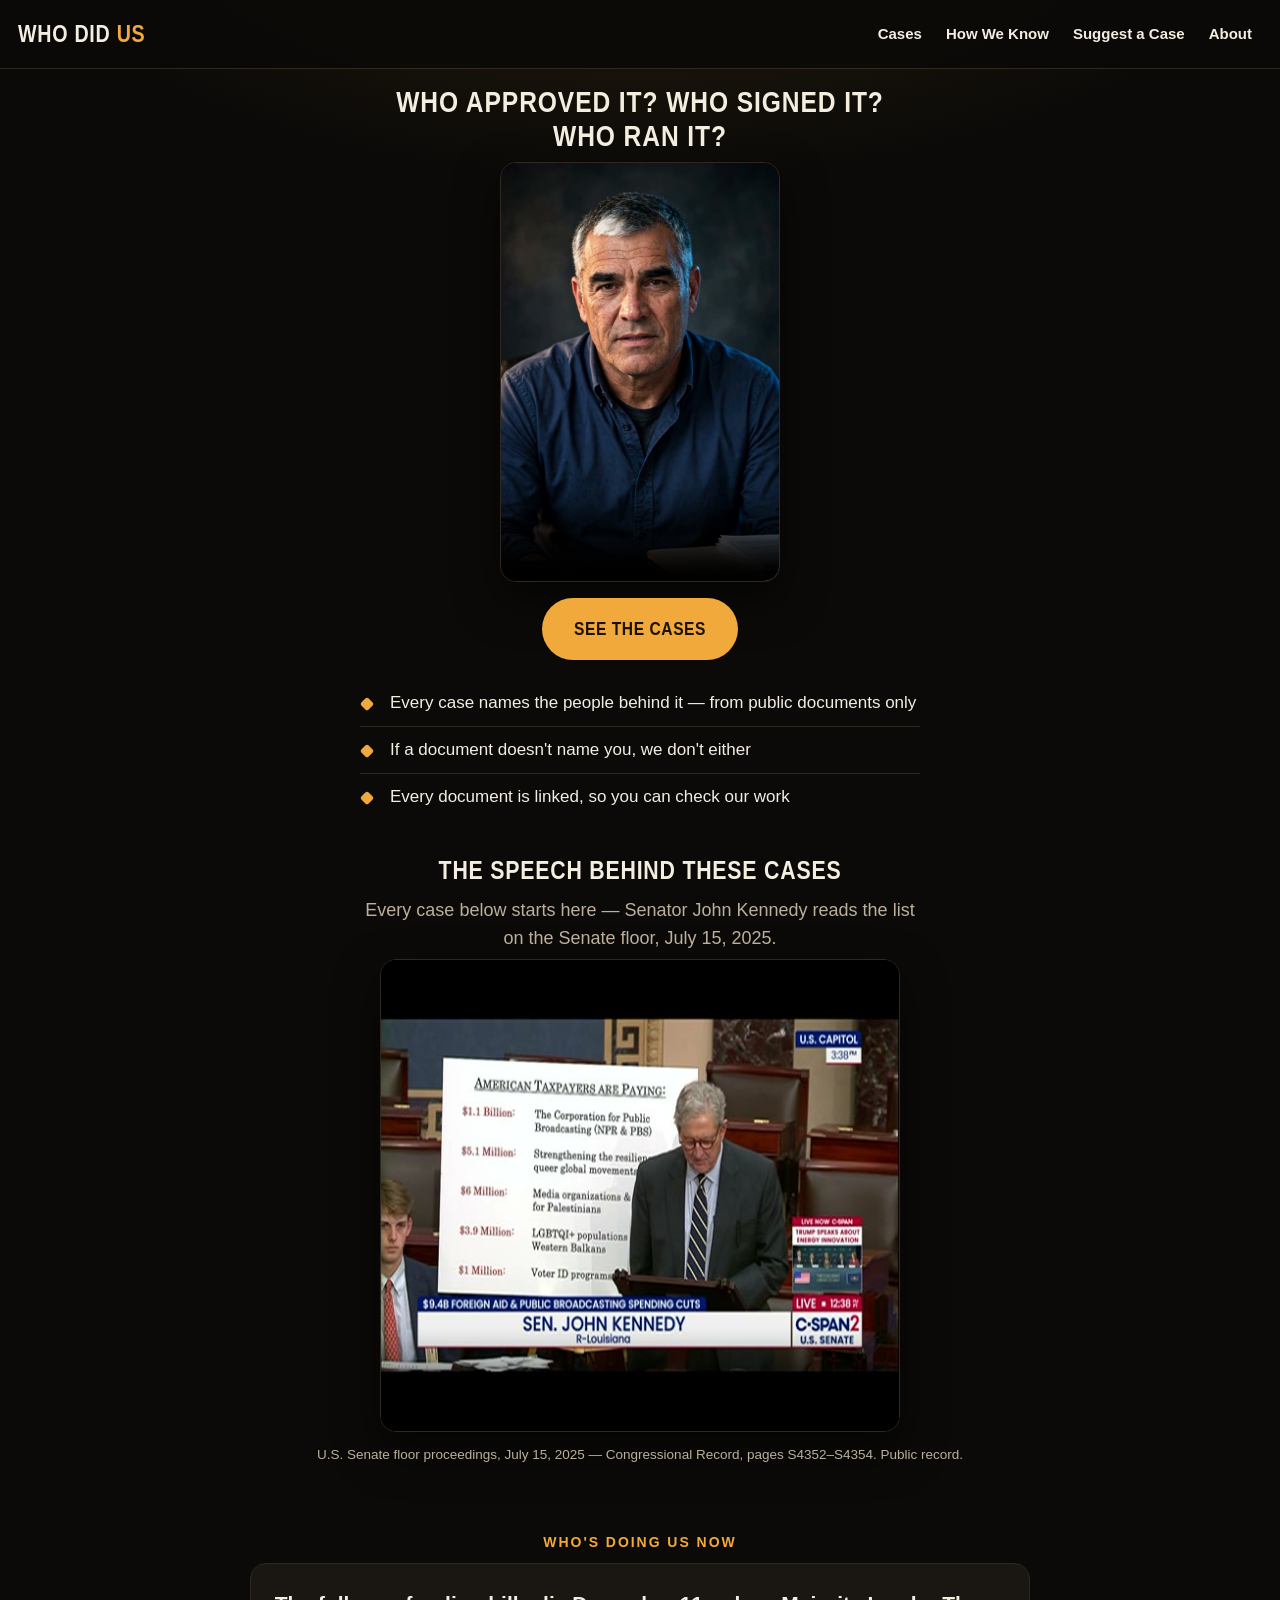
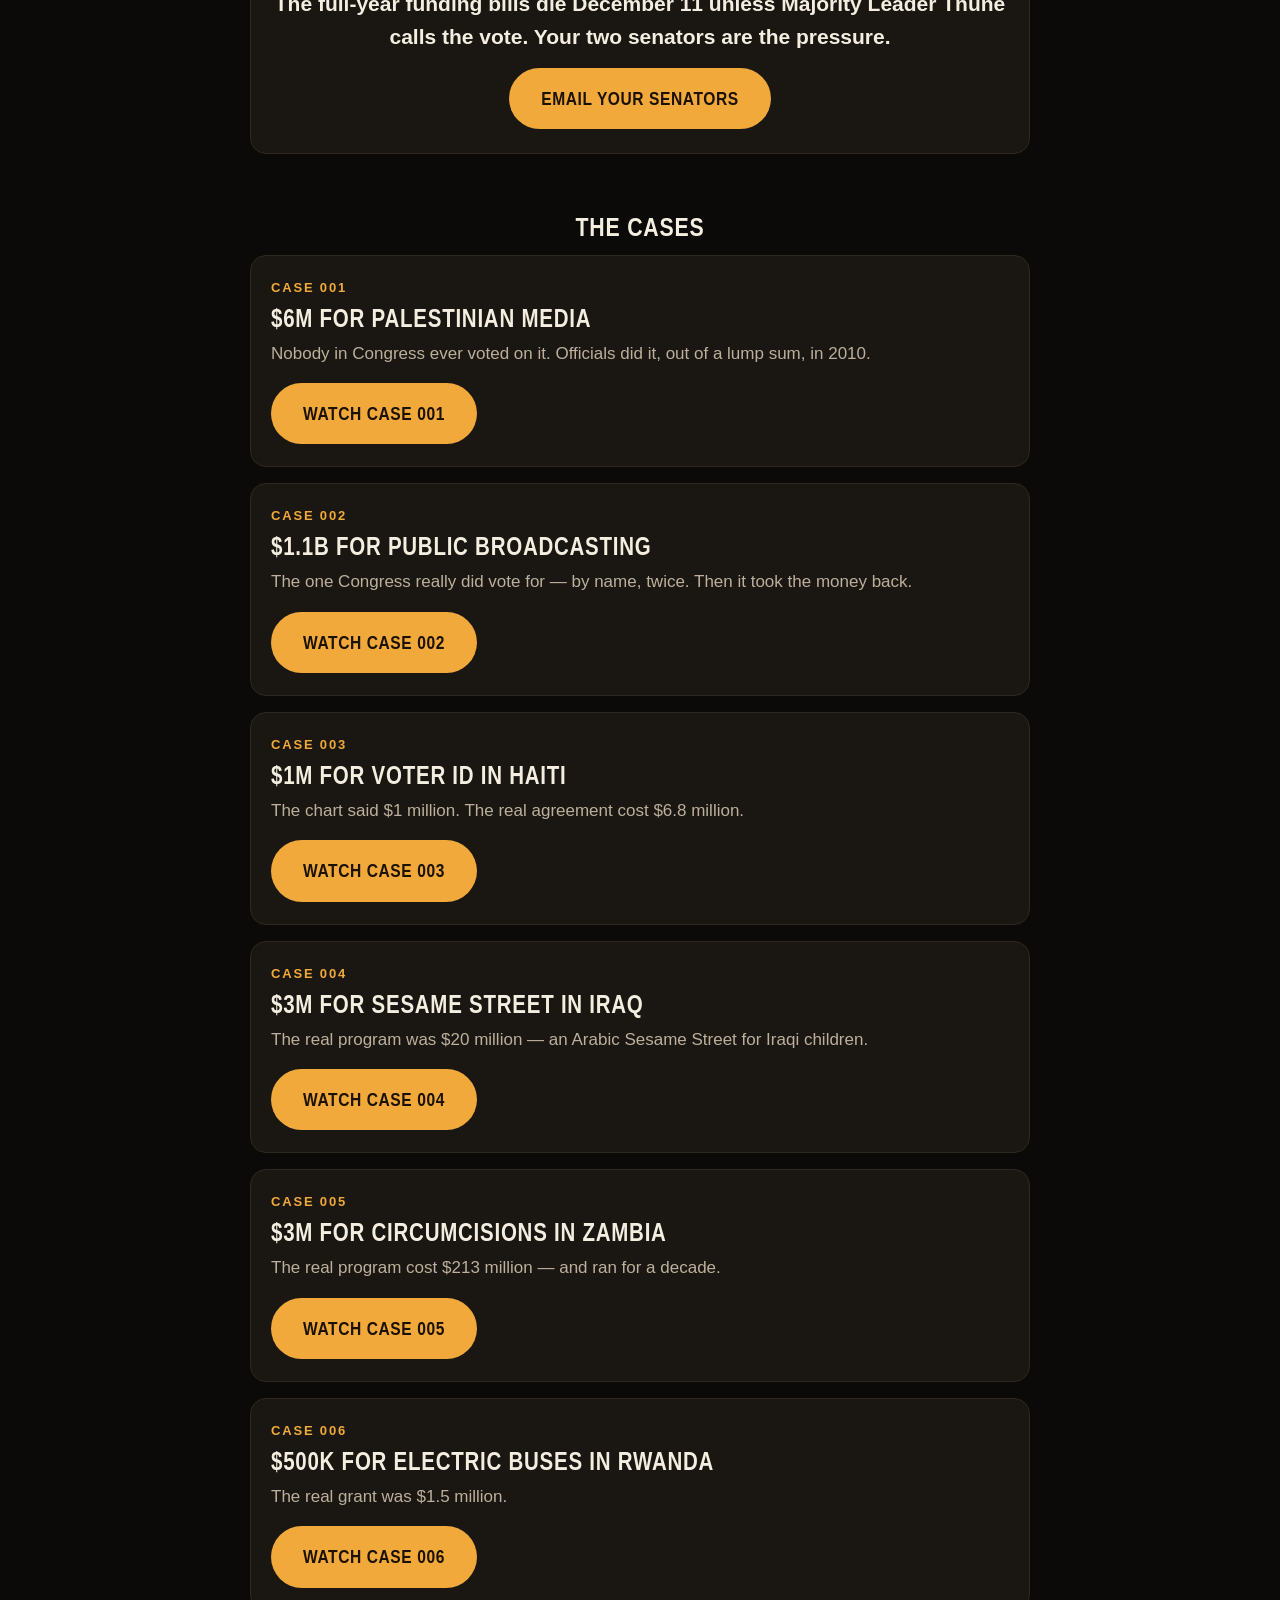
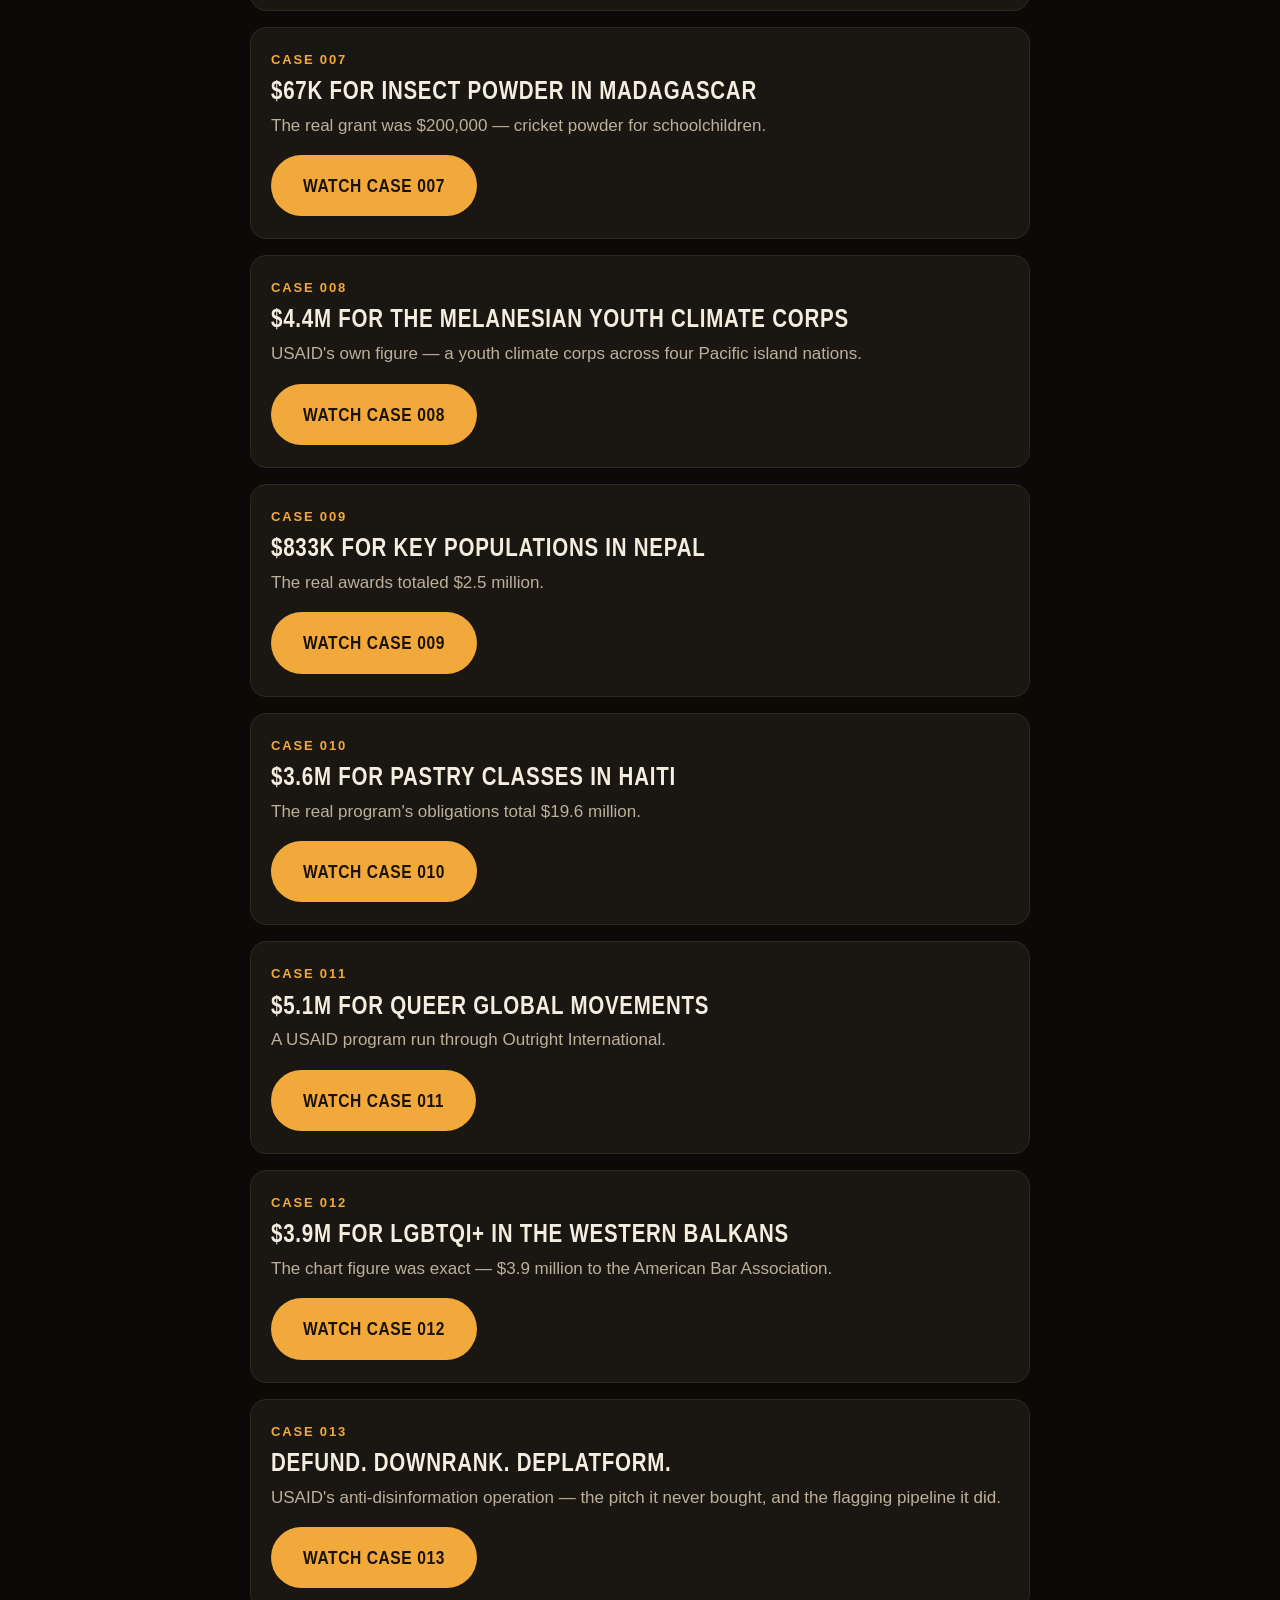
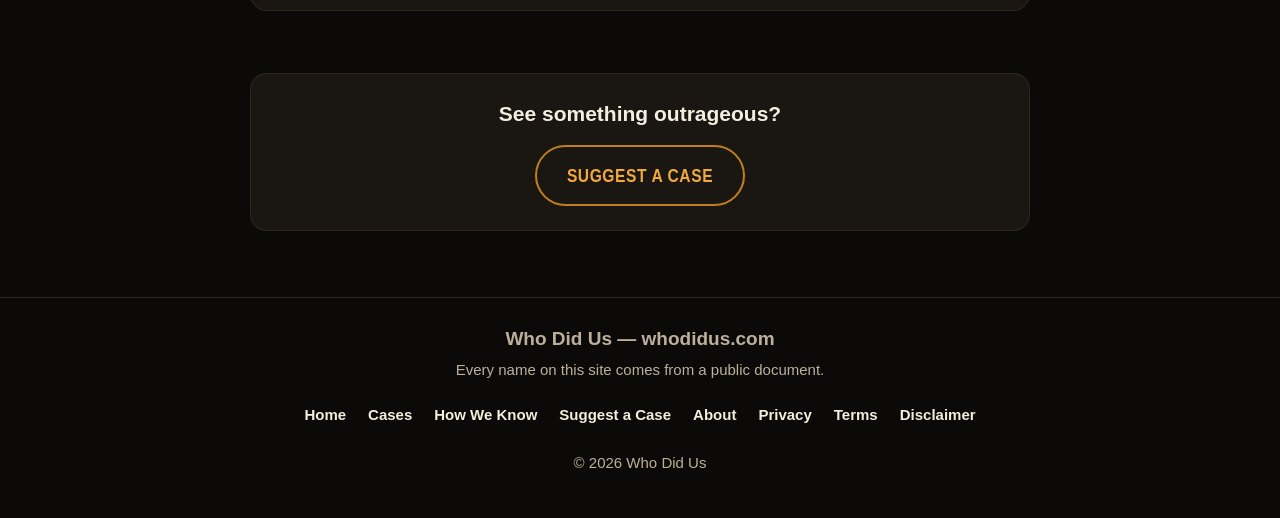
<file: index.html>
<!DOCTYPE html>
<html lang="en">
<head>
<meta charset="UTF-8">
<meta name="viewport" content="width=device-width, initial-scale=1.0">
<title>Who Did Us — Who approved it? Who signed it? Who ran it?</title>
<meta name="description" content="Every outrageous case has real people behind it. Who Did Us names them — from public documents only, with the documents linked on every case page.">
<link rel="stylesheet" href="styles.css">
<link rel="icon" href="favicon.svg" type="image/svg+xml">
</head>
<body>
<header class="site-header">
  <a class="logo" href="index.html" aria-label="Who Did Us — home">Who Did <span>Us</span></a>
  <nav class="nav">
    <a href="index.html#cases">Cases</a>
    <a href="how-we-know.html">How We Know</a>
    <a href="suggest-a-case.html">Suggest a Case</a>
    <a href="about.html">About</a>
  </nav>
</header>
<main>
  <section class="hero wrap">
    <h1>Who approved it? Who signed it? Who ran it?</h1>
    <div class="video-box hero-video">
      <video controls preload="none" playsinline poster="media/opening-poster.jpg" src="media/opening.mp4" aria-label="Sam, the Who Did Us presenter, introduces the site"></video>
    </div>
    <a class="btn btn-primary" href="#cases">See the cases</a>
    <ul class="points">
      <li>Every case names the people behind it — from public documents only</li>
      <li>If a document doesn't name you, we don't either</li>
      <li>Every document is linked, so you can check our work</li>
    </ul>
  </section>

  <section class="section wrap" id="kennedy-speech">
    <h2 class="center">The speech behind these cases</h2>
    <p class="lead center">Every case below starts here — Senator John Kennedy reads the list on the Senate floor, July 15, 2025.</p>
    <div class="video-box video-wide">
      <video controls preload="none" playsinline poster="media/kennedy-floor-speech-poster.jpg" src="media/kennedy-floor-speech-2025-07-15.mp4" aria-label="Senator John Kennedy reads the spending list on the Senate floor, July 15, 2025"></video>
    </div>
    <p class="tiny center">U.S. Senate floor proceedings, July 15, 2025 — Congressional Record, pages S4352–S4354. Public record.</p>
  </section>

  <section class="section wrap" id="doing-us-now">
    <p class="eyebrow center">Who's Doing Us Now</p>
    <div class="strip">
      <p>The full-year funding bills die December 11 unless Majority Leader Thune calls the vote. Your two senators are the pressure.</p>
      <a class="btn btn-primary" href="contact.html">Email your senators</a>
    </div>
  </section>

  <section class="section wrap" id="cases">
    <h2 class="center">The cases</h2>
    <div class="cards">
      <article class="card">
        <p class="card-kicker">Case 001</p>
        <h3 class="card-title">$6M for Palestinian Media</h3>
        <p>Nobody in Congress ever voted on it. Officials did it, out of a lump sum, in 2010.</p>
        <a class="btn btn-primary" href="case-001.html">Watch Case 001</a>
      </article>
      <article class="card">
        <p class="card-kicker">Case 002</p>
        <h3 class="card-title">$1.1B for Public Broadcasting</h3>
        <p>The one Congress really did vote for — by name, twice. Then it took the money back.</p>
        <a class="btn btn-primary" href="case-002.html">Watch Case 002</a>
      </article>
      <article class="card">
        <p class="card-kicker">Case 003</p>
        <h3 class="card-title">$1M for Voter ID in Haiti</h3>
        <p>The chart said $1 million. The real agreement cost $6.8 million.</p>
        <a class="btn btn-primary" href="case-003.html">Watch Case 003</a>
      </article>
      <article class="card">
        <p class="card-kicker">Case 004</p>
        <h3 class="card-title">$3M for Sesame Street in Iraq</h3>
        <p>The real program was $20 million — an Arabic Sesame Street for Iraqi children.</p>
        <a class="btn btn-primary" href="case-004.html">Watch Case 004</a>
      </article>
      <article class="card">
        <p class="card-kicker">Case 005</p>
        <h3 class="card-title">$3M for Circumcisions in Zambia</h3>
        <p>The real program cost $213 million — and ran for a decade.</p>
        <a class="btn btn-primary" href="case-005.html">Watch Case 005</a>
      </article>
      <article class="card">
        <p class="card-kicker">Case 006</p>
        <h3 class="card-title">$500K for Electric Buses in Rwanda</h3>
        <p>The real grant was $1.5 million.</p>
        <a class="btn btn-primary" href="case-006.html">Watch Case 006</a>
      </article>
      <article class="card">
        <p class="card-kicker">Case 007</p>
        <h3 class="card-title">$67K for Insect Powder in Madagascar</h3>
        <p>The real grant was $200,000 — cricket powder for schoolchildren.</p>
        <a class="btn btn-primary" href="case-007.html">Watch Case 007</a>
      </article>
      <article class="card">
        <p class="card-kicker">Case 008</p>
        <h3 class="card-title">$4.4M for the Melanesian Youth Climate Corps</h3>
        <p>USAID's own figure — a youth climate corps across four Pacific island nations.</p>
        <a class="btn btn-primary" href="case-008.html">Watch Case 008</a>
      </article>
      <article class="card">
        <p class="card-kicker">Case 009</p>
        <h3 class="card-title">$833K for Key Populations in Nepal</h3>
        <p>The real awards totaled $2.5 million.</p>
        <a class="btn btn-primary" href="case-009.html">Watch Case 009</a>
      </article>
      <article class="card">
        <p class="card-kicker">Case 010</p>
        <h3 class="card-title">$3.6M for Pastry Classes in Haiti</h3>
        <p>The real program's obligations total $19.6 million.</p>
        <a class="btn btn-primary" href="case-010.html">Watch Case 010</a>
      </article>
      <article class="card">
        <p class="card-kicker">Case 011</p>
        <h3 class="card-title">$5.1M for Queer Global Movements</h3>
        <p>A USAID program run through Outright International.</p>
        <a class="btn btn-primary" href="case-011.html">Watch Case 011</a>
      </article>
      <article class="card">
        <p class="card-kicker">Case 012</p>
        <h3 class="card-title">$3.9M for LGBTQI+ in the Western Balkans</h3>
        <p>The chart figure was exact — $3.9 million to the American Bar Association.</p>
        <a class="btn btn-primary" href="case-012.html">Watch Case 012</a>
      </article>
      <article class="card">
        <p class="card-kicker">Case 013</p>
        <h3 class="card-title">Defund. Downrank. Deplatform.</h3>
        <p>USAID's anti-disinformation operation — the pitch it never bought, and the flagging pipeline it did.</p>
        <a class="btn btn-primary" href="case-013.html">Watch Case 013</a>
      </article>
    </div>
  </section>

  <section class="section wrap">
    <div class="strip">
      <p>See something outrageous?</p>
      <a class="btn btn-ghost" href="suggest-a-case.html">Suggest a case</a>
    </div>
  </section>
</main>
<footer class="site-footer">
  <p class="brand">Who Did Us — whodidus.com</p>
  <p>Every name on this site comes from a public document.</p>
  <nav class="footer-links">
    <a href="index.html">Home</a>
    <a href="index.html#cases">Cases</a>
    <a href="how-we-know.html">How We Know</a>
    <a href="suggest-a-case.html">Suggest a Case</a>
    <a href="about.html">About</a>
    <a href="privacy.html">Privacy</a>
    <a href="terms.html">Terms</a>
    <a href="disclaimer.html">Disclaimer</a>
  </nav>
  <p>© 2026 Who Did Us</p>
</footer>
</body>
</html>
</file>
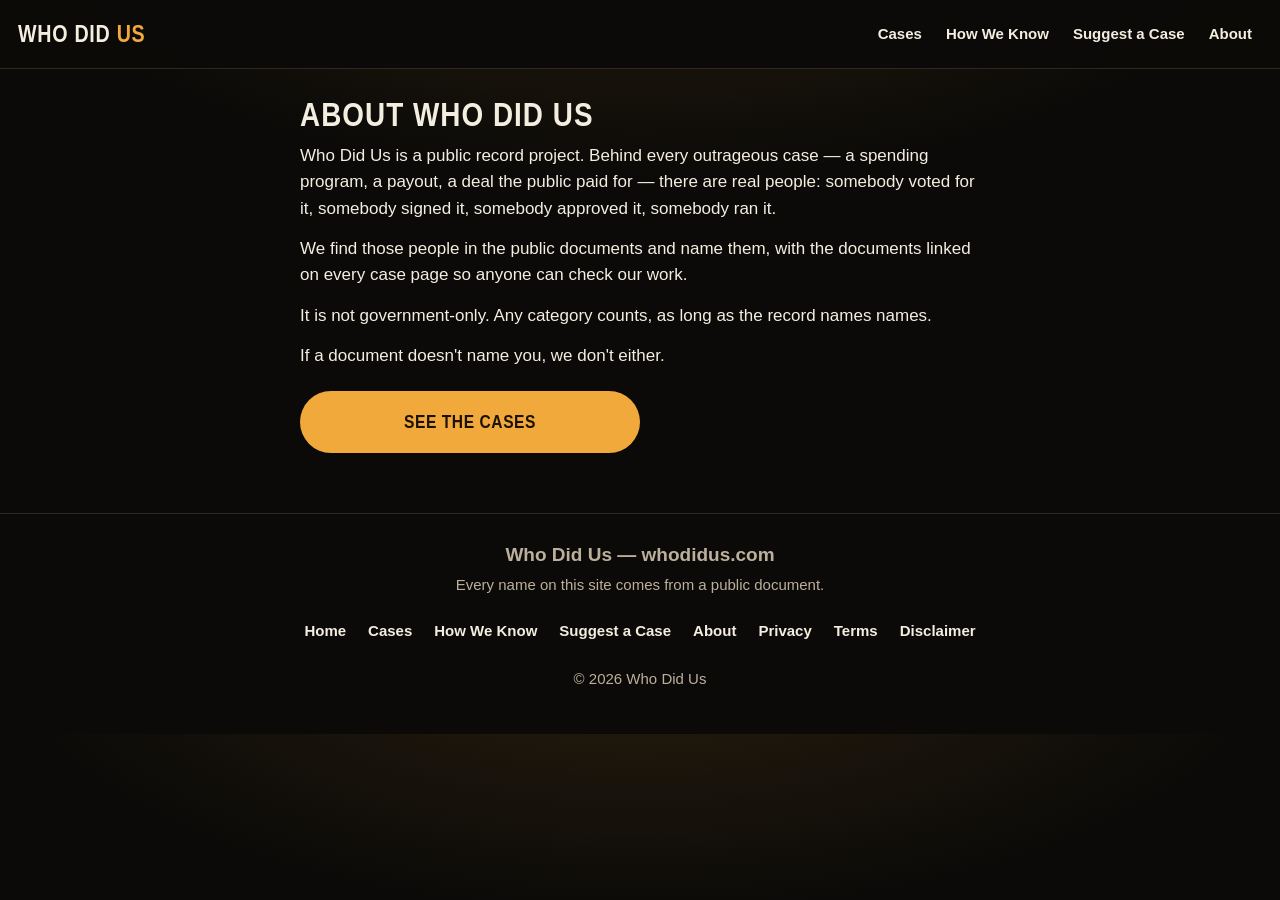
<file: about.html>
<!DOCTYPE html>
<html lang="en">
<head>
<meta charset="UTF-8">
<meta name="viewport" content="width=device-width, initial-scale=1.0">
<title>About Who Did Us</title>
<meta name="description" content="Who Did Us is a public record project. Behind every outrageous case there are real people: somebody voted for it, somebody signed it, somebody approved it, somebody ran it. We name them — from the documents.">
<link rel="stylesheet" href="styles.css">
<link rel="icon" href="favicon.svg" type="image/svg+xml">
</head>
<body>
<header class="site-header">
  <a class="logo" href="index.html" aria-label="Who Did Us — home">Who Did <span>Us</span></a>
  <nav class="nav">
    <a href="index.html#cases">Cases</a>
    <a href="how-we-know.html">How We Know</a>
    <a href="suggest-a-case.html">Suggest a Case</a>
    <a href="about.html">About</a>
  </nav>
</header>
<main>
  <section class="section wrap prose">
    <h1>About Who Did Us</h1>
    <p>Who Did Us is a public record project. Behind every outrageous case — a spending program, a payout, a deal the public paid for — there are real people: somebody voted for it, somebody signed it, somebody approved it, somebody ran it.</p>
    <p>We find those people in the public documents and name them, with the documents linked on every case page so anyone can check our work.</p>
    <p>It is not government-only. Any category counts, as long as the record names names.</p>
    <p>If a document doesn't name you, we don't either.</p>
    <div class="btn-row" style="justify-content:flex-start">
      <a class="btn btn-primary" href="index.html#cases">See the cases</a>
    </div>
  </section>
</main>
<footer class="site-footer">
  <p class="brand">Who Did Us — whodidus.com</p>
  <p>Every name on this site comes from a public document.</p>
  <nav class="footer-links">
    <a href="index.html">Home</a>
    <a href="index.html#cases">Cases</a>
    <a href="how-we-know.html">How We Know</a>
    <a href="suggest-a-case.html">Suggest a Case</a>
    <a href="about.html">About</a>
    <a href="privacy.html">Privacy</a>
    <a href="terms.html">Terms</a>
    <a href="disclaimer.html">Disclaimer</a>
  </nav>
  <p>© 2026 Who Did Us</p>
</footer>
</body>
</html>
</file>
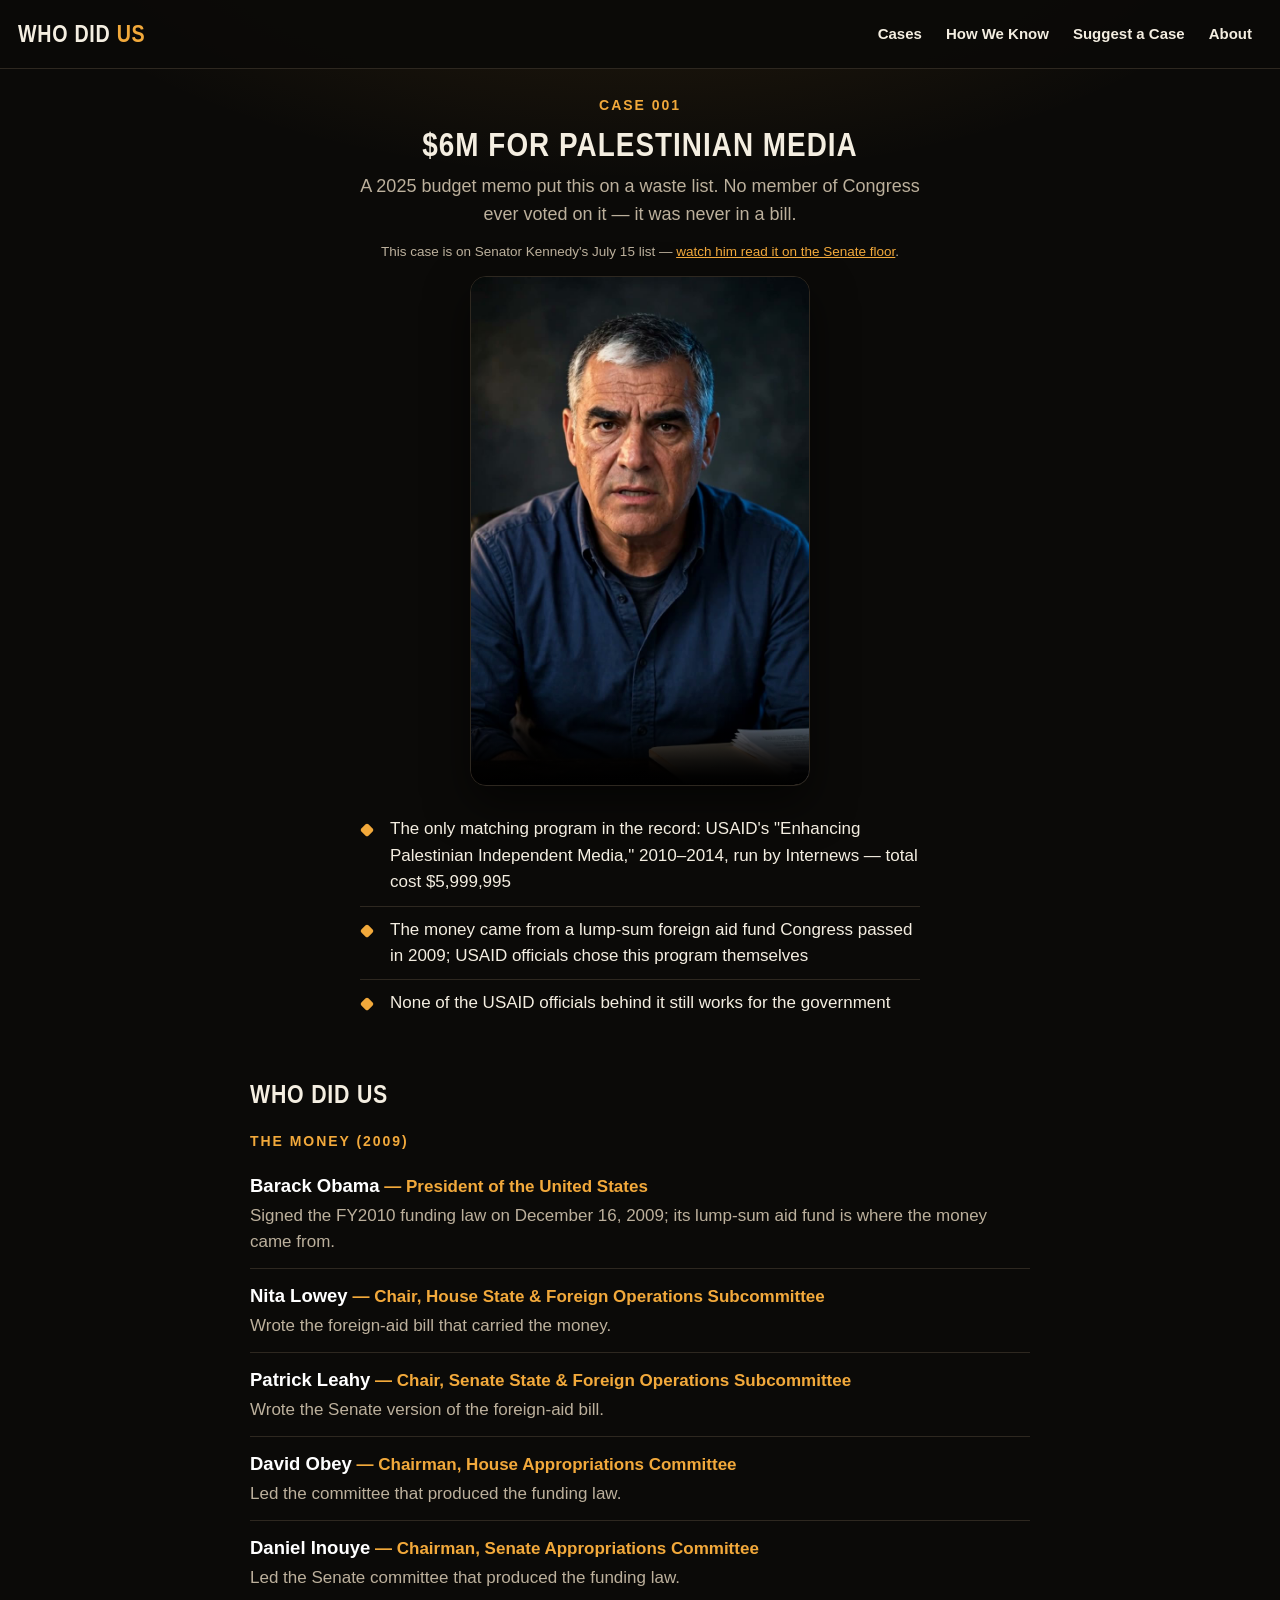
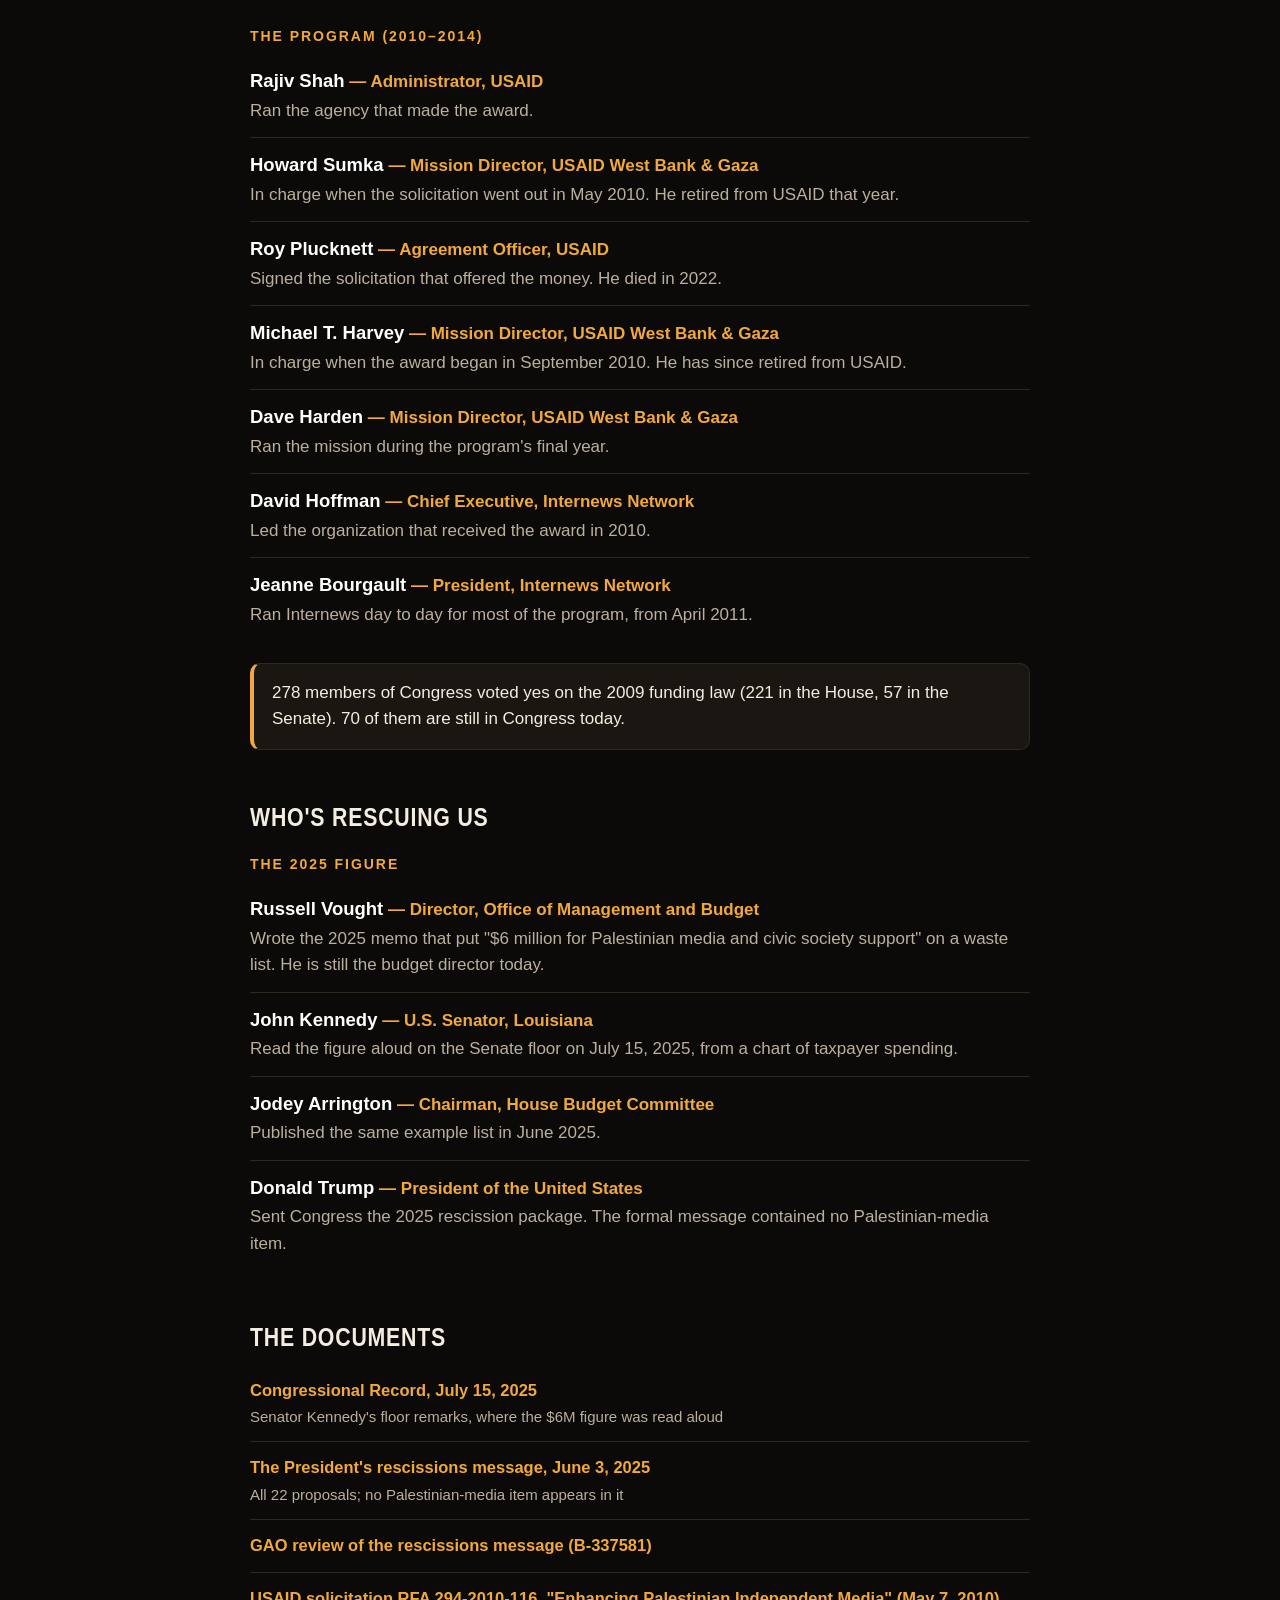
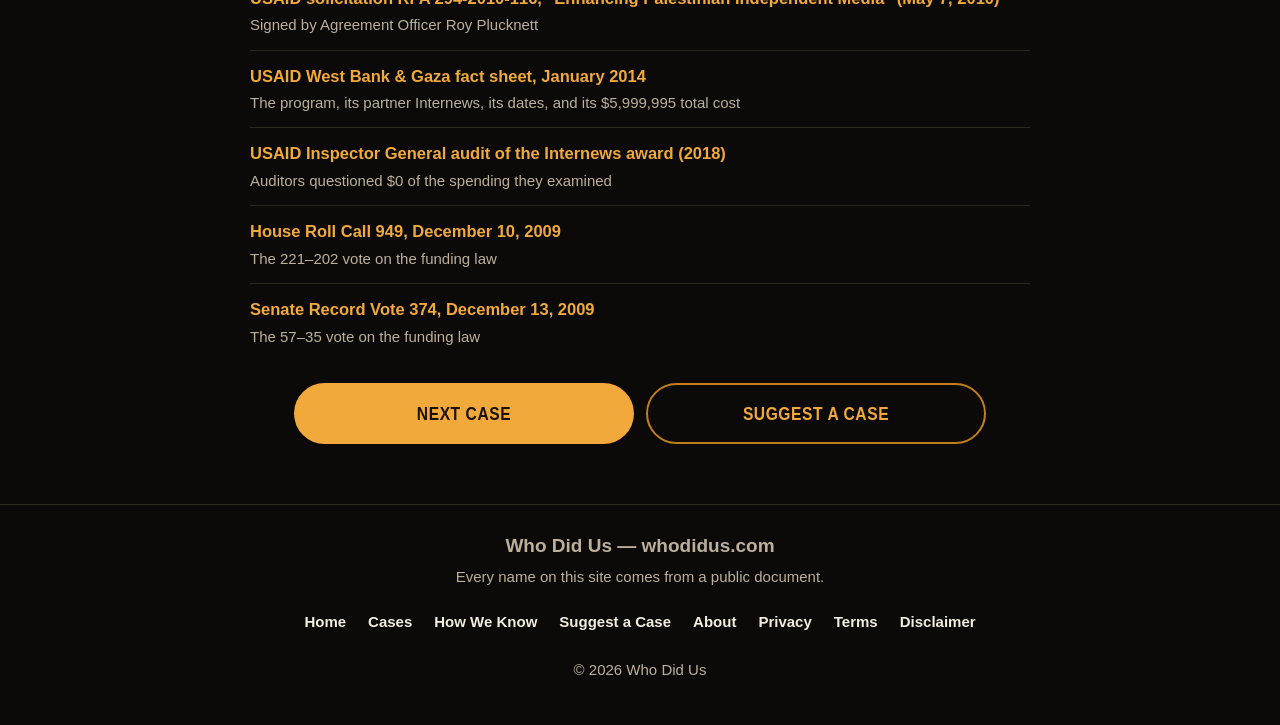
<file: case-001.html>
<!DOCTYPE html>
<html lang="en">
<head>
<meta charset="UTF-8">
<meta name="viewport" content="width=device-width, initial-scale=1.0">
<title>Case 001 — $6M for Palestinian Media | Who Did Us</title>
<meta name="description" content="A 2025 budget memo put $6 million for Palestinian media on a waste list. No member of Congress ever voted on it — it was never in a bill. These are the names, from the documents.">
<link rel="stylesheet" href="styles.css">
<link rel="icon" href="favicon.svg" type="image/svg+xml">
</head>
<body>
<header class="site-header">
  <a class="logo" href="index.html" aria-label="Who Did Us — home">Who Did <span>Us</span></a>
  <nav class="nav">
    <a href="index.html#cases">Cases</a>
    <a href="how-we-know.html">How We Know</a>
    <a href="suggest-a-case.html">Suggest a Case</a>
    <a href="about.html">About</a>
  </nav>
</header>
<main>
  <section class="section wrap">
    <p class="eyebrow center">Case 001</p>
    <h1 class="center">$6M for Palestinian Media</h1>
    <p class="lead center">A 2025 budget memo put this on a waste list. No member of Congress ever voted on it — it was never in a bill.</p>
    <p class="tiny center">This case is on Senator Kennedy's July 15 list — <a href="index.html#kennedy-speech">watch him read it on the Senate floor</a>.</p>
    <div class="video-box video-md">
      <video controls preload="none" playsinline poster="media/case-001-poster.jpg" src="media/case-001.mp4" aria-label="Sam presents Case 001: $6 million for Palestinian media"></video>
    </div>
    <ul class="points">
      <li>The only matching program in the record: USAID's "Enhancing Palestinian Independent Media," 2010–2014, run by Internews — total cost $5,999,995</li>
      <li>The money came from a lump-sum foreign aid fund Congress passed in 2009; USAID officials chose this program themselves</li>
      <li>None of the USAID officials behind it still works for the government</li>
    </ul>
  </section>

  <section class="section wrap">
    <h2>Who did us</h2>

    <p class="group-label">The money (2009)</p>
    <ul class="names">
      <li><span class="who"><strong>Barack Obama</strong></span> <span class="role">— President of the United States</span>
        <span class="did">Signed the FY2010 funding law on December 16, 2009; its lump-sum aid fund is where the money came from.</span></li>
      <li><span class="who"><strong>Nita Lowey</strong></span> <span class="role">— Chair, House State &amp; Foreign Operations Subcommittee</span>
        <span class="did">Wrote the foreign-aid bill that carried the money.</span></li>
      <li><span class="who"><strong>Patrick Leahy</strong></span> <span class="role">— Chair, Senate State &amp; Foreign Operations Subcommittee</span>
        <span class="did">Wrote the Senate version of the foreign-aid bill.</span></li>
      <li><span class="who"><strong>David Obey</strong></span> <span class="role">— Chairman, House Appropriations Committee</span>
        <span class="did">Led the committee that produced the funding law.</span></li>
      <li><span class="who"><strong>Daniel Inouye</strong></span> <span class="role">— Chairman, Senate Appropriations Committee</span>
        <span class="did">Led the Senate committee that produced the funding law.</span></li>
    </ul>

    <p class="group-label">The program (2010–2014)</p>
    <ul class="names">
      <li><span class="who"><strong>Rajiv Shah</strong></span> <span class="role">— Administrator, USAID</span>
        <span class="did">Ran the agency that made the award.</span></li>
      <li><span class="who"><strong>Howard Sumka</strong></span> <span class="role">— Mission Director, USAID West Bank &amp; Gaza</span>
        <span class="did">In charge when the solicitation went out in May 2010. He retired from USAID that year.</span></li>
      <li><span class="who"><strong>Roy Plucknett</strong></span> <span class="role">— Agreement Officer, USAID</span>
        <span class="did">Signed the solicitation that offered the money. He died in 2022.</span></li>
      <li><span class="who"><strong>Michael T. Harvey</strong></span> <span class="role">— Mission Director, USAID West Bank &amp; Gaza</span>
        <span class="did">In charge when the award began in September 2010. He has since retired from USAID.</span></li>
      <li><span class="who"><strong>Dave Harden</strong></span> <span class="role">— Mission Director, USAID West Bank &amp; Gaza</span>
        <span class="did">Ran the mission during the program's final year.</span></li>
      <li><span class="who"><strong>David Hoffman</strong></span> <span class="role">— Chief Executive, Internews Network</span>
        <span class="did">Led the organization that received the award in 2010.</span></li>
      <li><span class="who"><strong>Jeanne Bourgault</strong></span> <span class="role">— President, Internews Network</span>
        <span class="did">Ran Internews day to day for most of the program, from April 2011.</span></li>
    </ul>

    <div class="fact">278 members of Congress voted yes on the 2009 funding law (221 in the House, 57 in the Senate). 70 of them are still in Congress today.</div>
  </section>

  <section class="section wrap">
    <h2>Who's rescuing us</h2>

    <p class="group-label">The 2025 figure</p>
    <ul class="names">
      <li><span class="who"><strong>Russell Vought</strong></span> <span class="role">— Director, Office of Management and Budget</span>
        <span class="did">Wrote the 2025 memo that put "$6 million for Palestinian media and civic society support" on a waste list. He is still the budget director today.</span></li>
      <li><span class="who"><strong>John Kennedy</strong></span> <span class="role">— U.S. Senator, Louisiana</span>
        <span class="did">Read the figure aloud on the Senate floor on July 15, 2025, from a chart of taxpayer spending.</span></li>
      <li><span class="who"><strong>Jodey Arrington</strong></span> <span class="role">— Chairman, House Budget Committee</span>
        <span class="did">Published the same example list in June 2025.</span></li>
      <li><span class="who"><strong>Donald Trump</strong></span> <span class="role">— President of the United States</span>
        <span class="did">Sent Congress the 2025 rescission package. The formal message contained no Palestinian-media item.</span></li>
    </ul>
  </section>

  <section class="section wrap">
    <h2>The documents</h2>
    <ul class="docs">
      <li><a href="https://www.govinfo.gov/content/pkg/CREC-2025-07-15/html/CREC-2025-07-15-pt1-PgS4352-3.htm" target="_blank" rel="noopener">Congressional Record, July 15, 2025<span class="shows">Senator Kennedy's floor remarks, where the $6M figure was read aloud</span></a></li>
      <li><a href="https://whitehouse.gov/wp-content/uploads/2025/03/Proposed-Rescissions-of-Budgetary-Resources.pdf" target="_blank" rel="noopener">The President's rescissions message, June 3, 2025<span class="shows">All 22 proposals; no Palestinian-media item appears in it</span></a></li>
      <li><a href="https://www.gao.gov/products/b-337581" target="_blank" rel="noopener">GAO review of the rescissions message (B-337581)</a></li>
      <li><a href="documents/rfa-294-2010-116.pdf" target="_blank" rel="noopener">USAID solicitation RFA 294-2010-116, "Enhancing Palestinian Independent Media" (May 7, 2010)<span class="shows">Signed by Agreement Officer Roy Plucknett</span></a></li>
      <li><a href="https://permanent.fdlp.gov/gpo52540/www.usaid.gov-ebola/www.usaid.gov/sites/default/files/documents/1883/01312014_DGO_fact_sheet.pdf" target="_blank" rel="noopener">USAID West Bank &amp; Gaza fact sheet, January 2014<span class="shows">The program, its partner Internews, its dates, and its $5,999,995 total cost</span></a></li>
      <li><a href="https://www.oversight.gov/sites/default/files/documents/reports/2018-03/8-294-18-038-R.pdf" target="_blank" rel="noopener">USAID Inspector General audit of the Internews award (2018)<span class="shows">Auditors questioned $0 of the spending they examined</span></a></li>
      <li><a href="https://clerk.house.gov/evs/2009/roll949" target="_blank" rel="noopener">House Roll Call 949, December 10, 2009<span class="shows">The 221–202 vote on the funding law</span></a></li>
      <li><a href="https://www.senate.gov/legislative/LIS/roll_call_votes/vote1111/vote_111_1_00374.htm?congress=111&amp;session=1&amp;vote=00374" target="_blank" rel="noopener">Senate Record Vote 374, December 13, 2009<span class="shows">The 57–35 vote on the funding law</span></a></li>
    </ul>
    <div class="btn-row">
      <a class="btn btn-primary" href="case-002.html">Next case</a>
      <a class="btn btn-ghost" href="suggest-a-case.html">Suggest a case</a>
    </div>
  </section>
</main>
<footer class="site-footer">
  <p class="brand">Who Did Us — whodidus.com</p>
  <p>Every name on this site comes from a public document.</p>
  <nav class="footer-links">
    <a href="index.html">Home</a>
    <a href="index.html#cases">Cases</a>
    <a href="how-we-know.html">How We Know</a>
    <a href="suggest-a-case.html">Suggest a Case</a>
    <a href="about.html">About</a>
    <a href="privacy.html">Privacy</a>
    <a href="terms.html">Terms</a>
    <a href="disclaimer.html">Disclaimer</a>
  </nav>
  <p>© 2026 Who Did Us</p>
</footer>
</body>
</html>
</file>
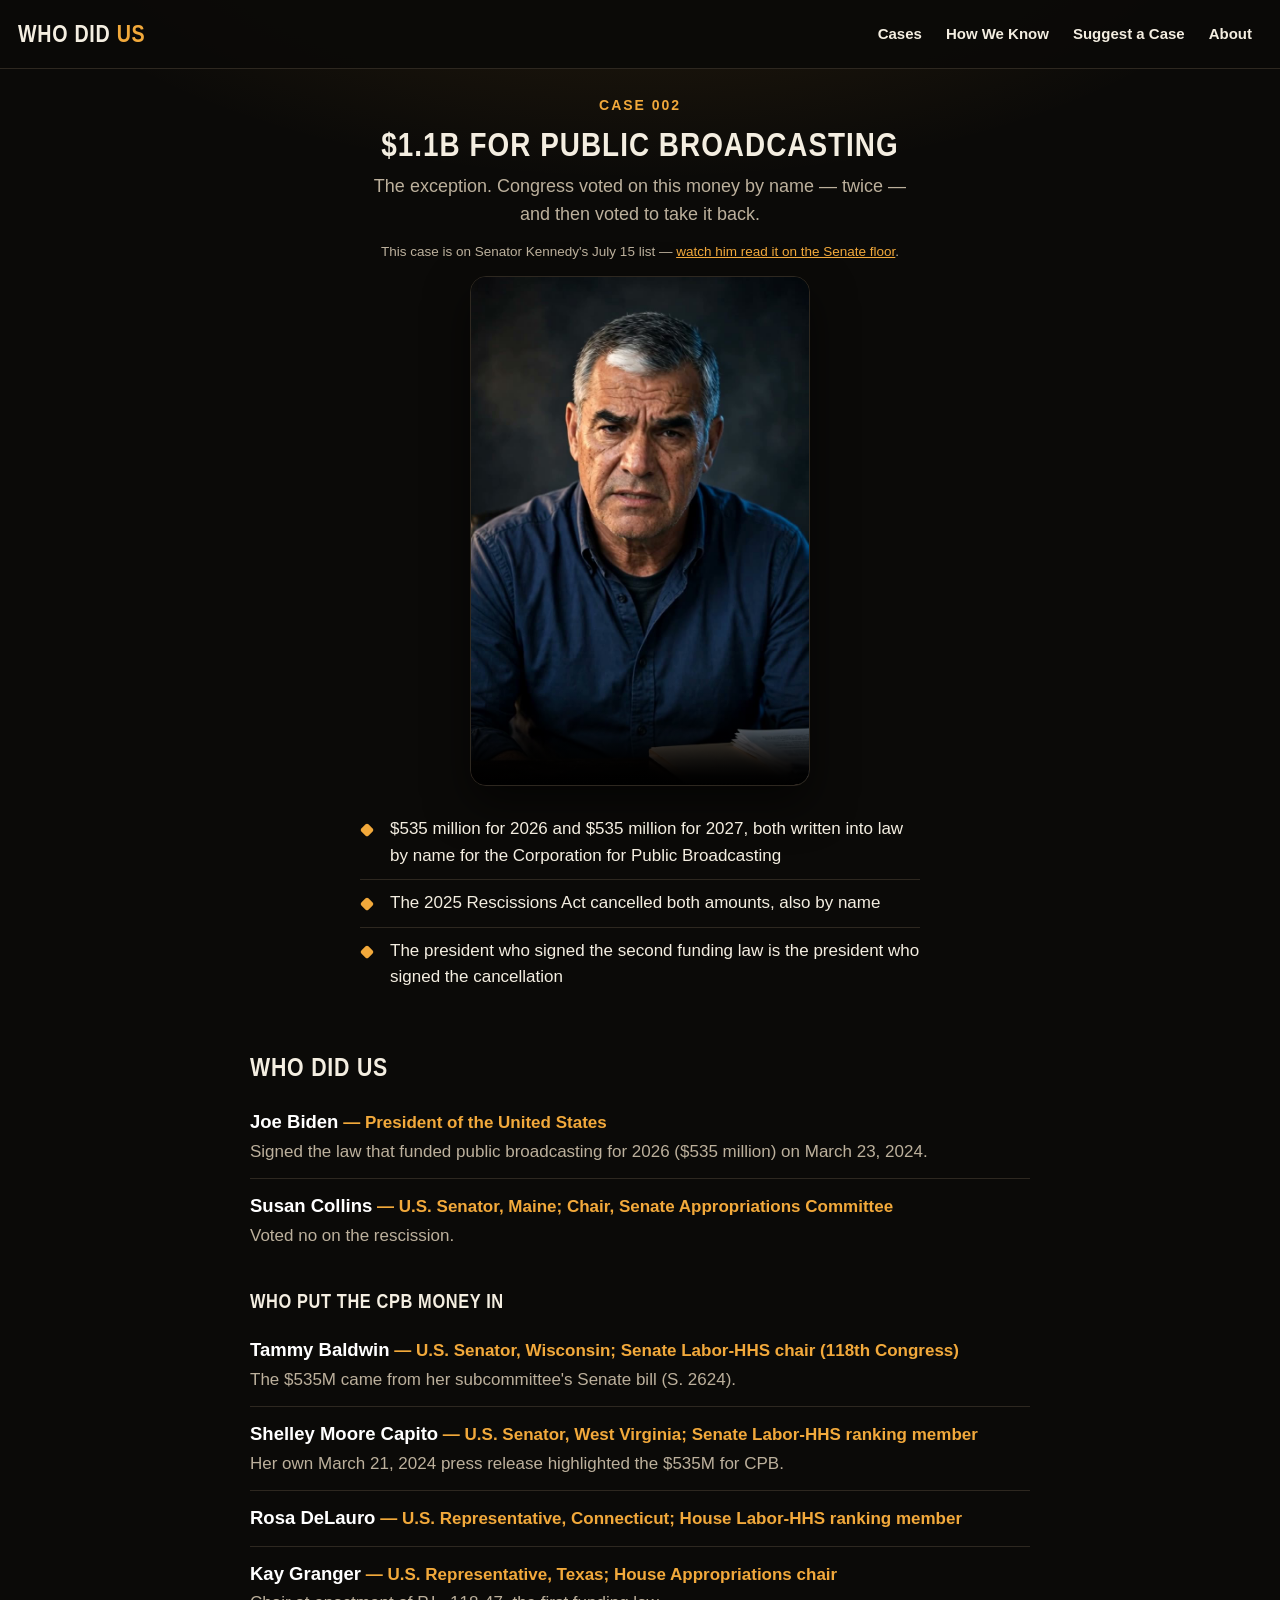
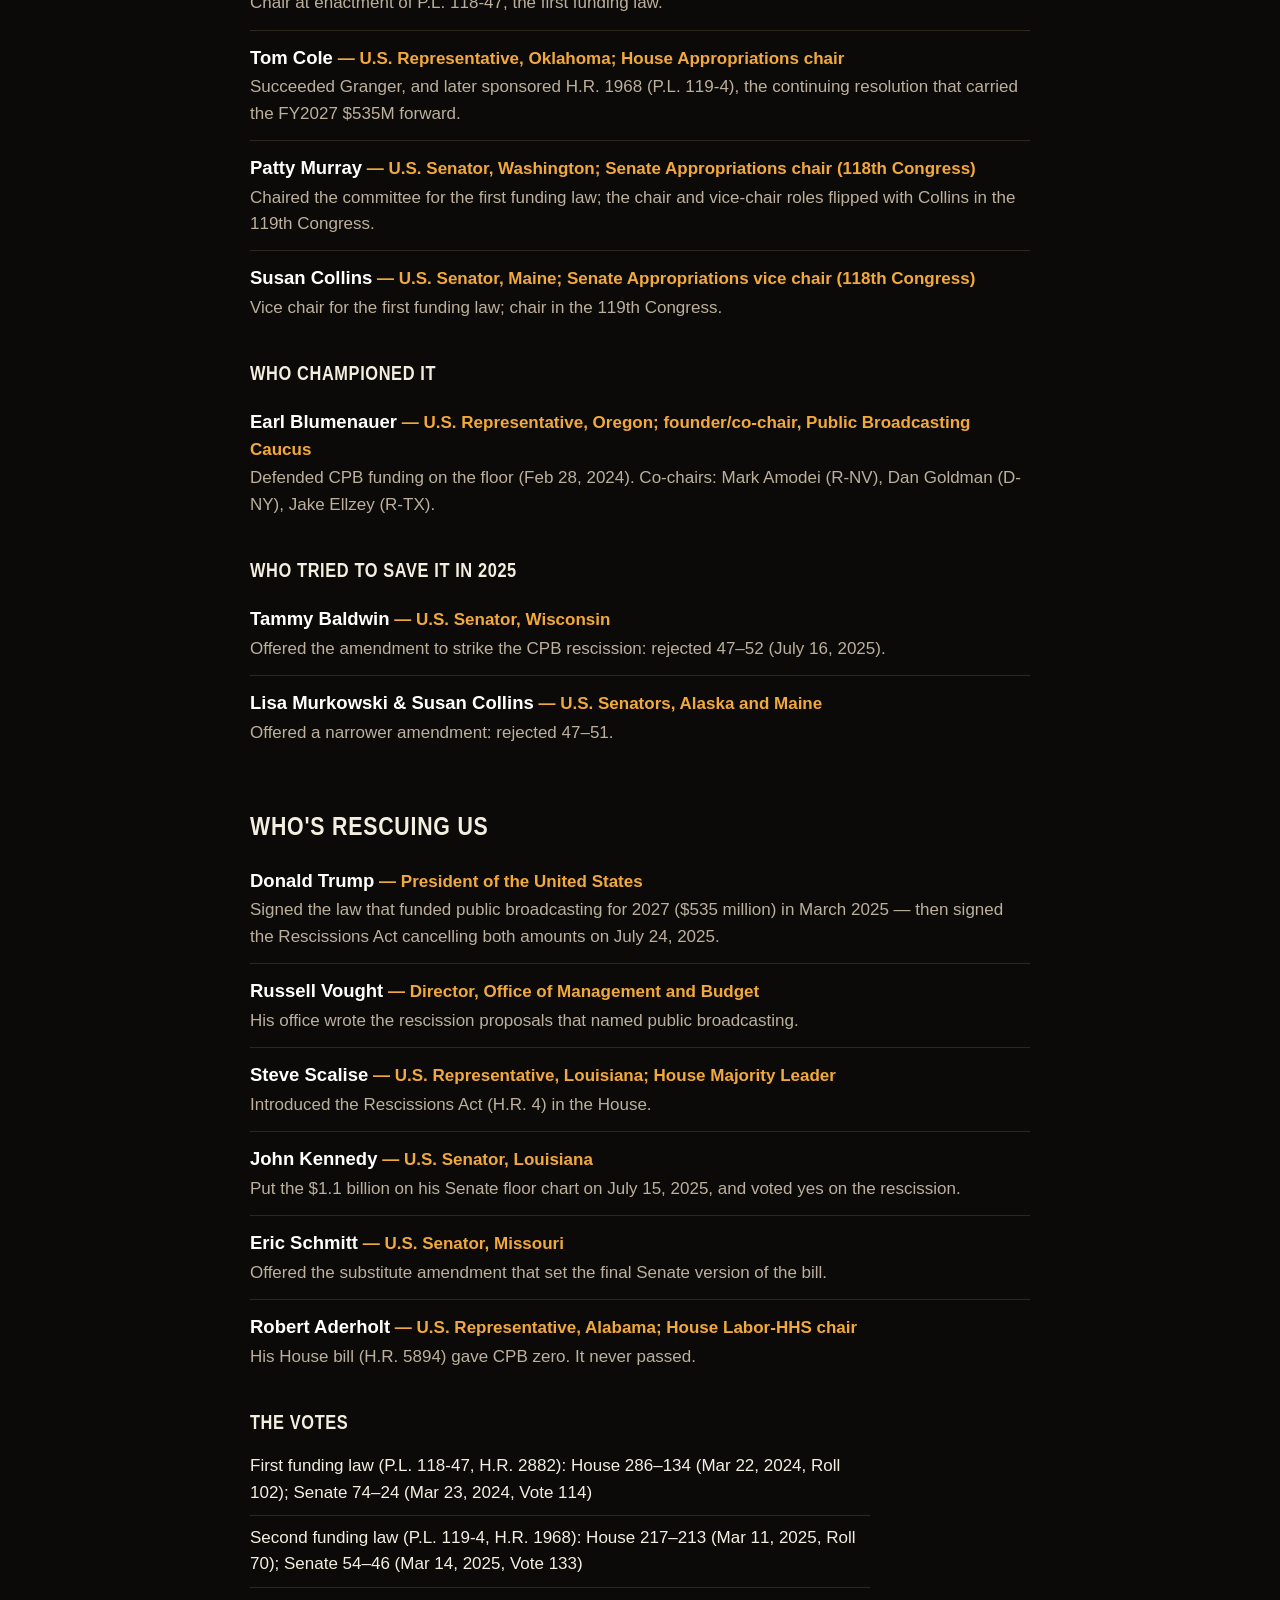
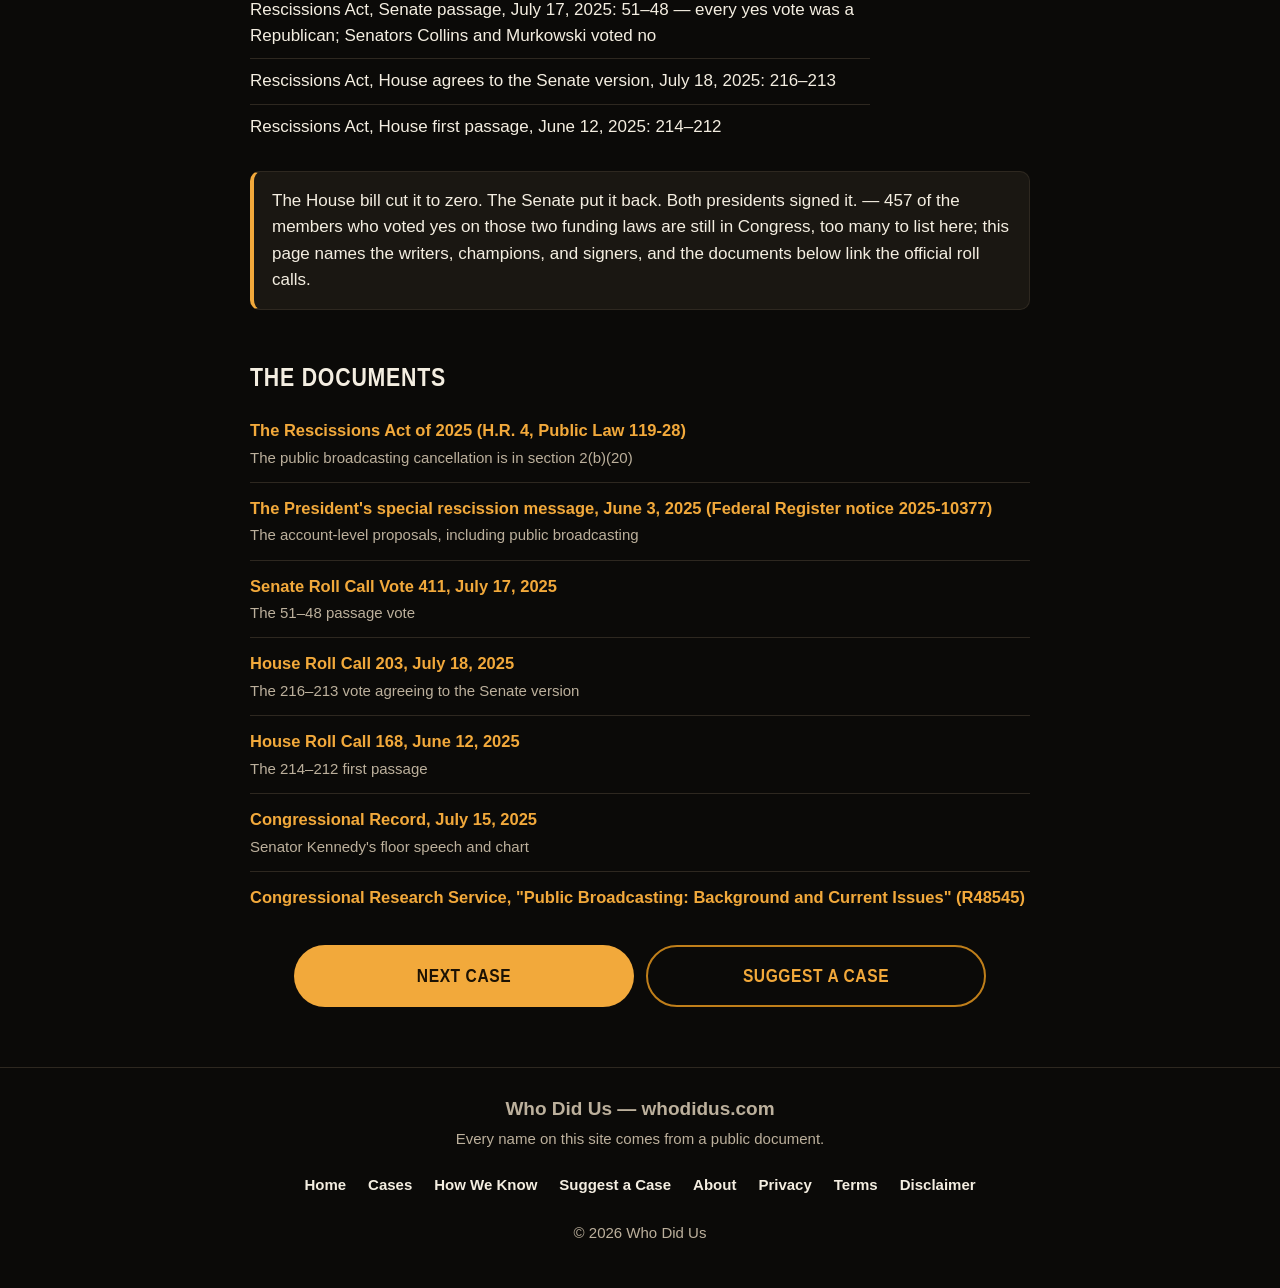
<file: case-002.html>
<!DOCTYPE html>
<html lang="en">
<head>
<meta charset="UTF-8">
<meta name="viewport" content="width=device-width, initial-scale=1.0">
<title>Case 002 — $1.1B for Public Broadcasting | Who Did Us</title>
<meta name="description" content="The exception. Congress voted on this money by name — twice — and then voted to take it back. These are the names, from the documents.">
<link rel="stylesheet" href="styles.css">
<link rel="icon" href="favicon.svg" type="image/svg+xml">
</head>
<body>
<header class="site-header">
  <a class="logo" href="index.html" aria-label="Who Did Us — home">Who Did <span>Us</span></a>
  <nav class="nav">
    <a href="index.html#cases">Cases</a>
    <a href="how-we-know.html">How We Know</a>
    <a href="suggest-a-case.html">Suggest a Case</a>
    <a href="about.html">About</a>
  </nav>
</header>
<main>
  <section class="section wrap">
    <p class="eyebrow center">Case 002</p>
    <h1 class="center">$1.1B for Public Broadcasting</h1>
    <p class="lead center">The exception. Congress voted on this money by name — twice — and then voted to take it back.</p>
    <p class="tiny center">This case is on Senator Kennedy's July 15 list — <a href="index.html#kennedy-speech">watch him read it on the Senate floor</a>.</p>
    <div class="video-box video-md">
      <video controls preload="none" playsinline poster="media/case-002-poster.jpg" src="media/case-002.mp4" aria-label="Sam presents Case 002: $1.1 billion for public broadcasting"></video>
    </div>
    <ul class="points">
      <li>$535 million for 2026 and $535 million for 2027, both written into law by name for the Corporation for Public Broadcasting</li>
      <li>The 2025 Rescissions Act cancelled both amounts, also by name</li>
      <li>The president who signed the second funding law is the president who signed the cancellation</li>
    </ul>
  </section>

  <section class="section wrap">
    <h2>Who did us</h2>
    <ul class="names">
      <li><span class="who"><strong>Joe Biden</strong></span> <span class="role">— President of the United States</span>
        <span class="did">Signed the law that funded public broadcasting for 2026 ($535 million) on March 23, 2024.</span></li>
      <li><span class="who"><strong>Susan Collins</strong></span> <span class="role">— U.S. Senator, Maine; Chair, Senate Appropriations Committee</span>
        <span class="did">Voted no on the rescission.</span></li>
    </ul>

    <h3>Who put the CPB money in</h3>
    <ul class="names">
      <li><span class="who"><strong>Tammy Baldwin</strong></span> <span class="role">— U.S. Senator, Wisconsin; Senate Labor-HHS chair (118th Congress)</span>
        <span class="did">The $535M came from her subcommittee's Senate bill (S. 2624).</span></li>
      <li><span class="who"><strong>Shelley Moore Capito</strong></span> <span class="role">— U.S. Senator, West Virginia; Senate Labor-HHS ranking member</span>
        <span class="did">Her own March 21, 2024 press release highlighted the $535M for CPB.</span></li>
      <li><span class="who"><strong>Rosa DeLauro</strong></span> <span class="role">— U.S. Representative, Connecticut; House Labor-HHS ranking member</span></li>
      <li><span class="who"><strong>Kay Granger</strong></span> <span class="role">— U.S. Representative, Texas; House Appropriations chair</span>
        <span class="did">Chair at enactment of P.L. 118-47, the first funding law.</span></li>
      <li><span class="who"><strong>Tom Cole</strong></span> <span class="role">— U.S. Representative, Oklahoma; House Appropriations chair</span>
        <span class="did">Succeeded Granger, and later sponsored H.R. 1968 (P.L. 119-4), the continuing resolution that carried the FY2027 $535M forward.</span></li>
      <li><span class="who"><strong>Patty Murray</strong></span> <span class="role">— U.S. Senator, Washington; Senate Appropriations chair (118th Congress)</span>
        <span class="did">Chaired the committee for the first funding law; the chair and vice-chair roles flipped with Collins in the 119th Congress.</span></li>
      <li><span class="who"><strong>Susan Collins</strong></span> <span class="role">— U.S. Senator, Maine; Senate Appropriations vice chair (118th Congress)</span>
        <span class="did">Vice chair for the first funding law; chair in the 119th Congress.</span></li>
    </ul>

    <h3>Who championed it</h3>
    <ul class="names">
      <li><span class="who"><strong>Earl Blumenauer</strong></span> <span class="role">— U.S. Representative, Oregon; founder/co-chair, Public Broadcasting Caucus</span>
        <span class="did">Defended CPB funding on the floor (Feb 28, 2024). Co-chairs: Mark Amodei (R-NV), Dan Goldman (D-NY), Jake Ellzey (R-TX).</span></li>
    </ul>

    <h3>Who tried to save it in 2025</h3>
    <ul class="names">
      <li><span class="who"><strong>Tammy Baldwin</strong></span> <span class="role">— U.S. Senator, Wisconsin</span>
        <span class="did">Offered the amendment to strike the CPB rescission: rejected 47–52 (July 16, 2025).</span></li>
      <li><span class="who"><strong>Lisa Murkowski &amp; Susan Collins</strong></span> <span class="role">— U.S. Senators, Alaska and Maine</span>
        <span class="did">Offered a narrower amendment: rejected 47–51.</span></li>
    </ul>
  </section>

  <section class="section wrap">
    <h2>Who's rescuing us</h2>
    <ul class="names">
      <li><span class="who"><strong>Donald Trump</strong></span> <span class="role">— President of the United States</span>
        <span class="did">Signed the law that funded public broadcasting for 2027 ($535 million) in March 2025 — then signed the Rescissions Act cancelling both amounts on July 24, 2025.</span></li>
      <li><span class="who"><strong>Russell Vought</strong></span> <span class="role">— Director, Office of Management and Budget</span>
        <span class="did">His office wrote the rescission proposals that named public broadcasting.</span></li>
      <li><span class="who"><strong>Steve Scalise</strong></span> <span class="role">— U.S. Representative, Louisiana; House Majority Leader</span>
        <span class="did">Introduced the Rescissions Act (H.R. 4) in the House.</span></li>
      <li><span class="who"><strong>John Kennedy</strong></span> <span class="role">— U.S. Senator, Louisiana</span>
        <span class="did">Put the $1.1 billion on his Senate floor chart on July 15, 2025, and voted yes on the rescission.</span></li>
      <li><span class="who"><strong>Eric Schmitt</strong></span> <span class="role">— U.S. Senator, Missouri</span>
        <span class="did">Offered the substitute amendment that set the final Senate version of the bill.</span></li>
      <li><span class="who"><strong>Robert Aderholt</strong></span> <span class="role">— U.S. Representative, Alabama; House Labor-HHS chair</span>
        <span class="did">His House bill (H.R. 5894) gave CPB zero. It never passed.</span></li>
    </ul>

    <h3>The votes</h3>
    <ul class="votes">
      <li>First funding law (P.L. 118-47, H.R. 2882): House 286–134 (Mar 22, 2024, Roll 102); Senate 74–24 (Mar 23, 2024, Vote 114)</li>
      <li>Second funding law (P.L. 119-4, H.R. 1968): House 217–213 (Mar 11, 2025, Roll 70); Senate 54–46 (Mar 14, 2025, Vote 133)</li>
      <li>Rescissions Act, Senate passage, July 17, 2025: 51–48 — every yes vote was a Republican; Senators Collins and Murkowski voted no</li>
      <li>Rescissions Act, House agrees to the Senate version, July 18, 2025: 216–213</li>
      <li>Rescissions Act, House first passage, June 12, 2025: 214–212</li>
    </ul>

    <div class="fact">The House bill cut it to zero. The Senate put it back. Both presidents signed it. — 457 of the members who voted yes on those two funding laws are still in Congress, too many to list here; this page names the writers, champions, and signers, and the documents below link the official roll calls.</div>
  </section>

  <section class="section wrap">
    <h2>The documents</h2>
    <ul class="docs">
      <li><a href="https://www.congress.gov/bill/119th-congress/house-bill/4/text/pl?format=txt" target="_blank" rel="noopener">The Rescissions Act of 2025 (H.R. 4, Public Law 119-28)<span class="shows">The public broadcasting cancellation is in section 2(b)(20)</span></a></li>
      <li><a href="https://public-inspection.federalregister.gov/2025-10377.pdf" target="_blank" rel="noopener">The President's special rescission message, June 3, 2025 (Federal Register notice 2025-10377)<span class="shows">The account-level proposals, including public broadcasting</span></a></li>
      <li><a href="https://www.senate.gov/legislative/LIS/roll_call_votes/vote1191/vote_119_1_00411.htm?congress=119&amp;session=1&amp;vote=00411" target="_blank" rel="noopener">Senate Roll Call Vote 411, July 17, 2025<span class="shows">The 51–48 passage vote</span></a></li>
      <li><a href="https://clerk.house.gov/Votes/2025203" target="_blank" rel="noopener">House Roll Call 203, July 18, 2025<span class="shows">The 216–213 vote agreeing to the Senate version</span></a></li>
      <li><a href="https://clerk.house.gov/Votes/2025168" target="_blank" rel="noopener">House Roll Call 168, June 12, 2025<span class="shows">The 214–212 first passage</span></a></li>
      <li><a href="https://www.govinfo.gov/content/pkg/CREC-2025-07-15/html/CREC-2025-07-15-pt1-PgS4352-3.htm" target="_blank" rel="noopener">Congressional Record, July 15, 2025<span class="shows">Senator Kennedy's floor speech and chart</span></a></li>
      <li><a href="https://www.congress.gov/crs_external_products/R/PDF/R48545/R48545.7.pdf" target="_blank" rel="noopener">Congressional Research Service, "Public Broadcasting: Background and Current Issues" (R48545)</a></li>
    </ul>
    <div class="btn-row">
      <a class="btn btn-primary" href="case-003.html">Next case</a>
      <a class="btn btn-ghost" href="suggest-a-case.html">Suggest a case</a>
    </div>
  </section>
</main>
<footer class="site-footer">
  <p class="brand">Who Did Us — whodidus.com</p>
  <p>Every name on this site comes from a public document.</p>
  <nav class="footer-links">
    <a href="index.html">Home</a>
    <a href="index.html#cases">Cases</a>
    <a href="how-we-know.html">How We Know</a>
    <a href="suggest-a-case.html">Suggest a Case</a>
    <a href="about.html">About</a>
    <a href="privacy.html">Privacy</a>
    <a href="terms.html">Terms</a>
    <a href="disclaimer.html">Disclaimer</a>
  </nav>
  <p>© 2026 Who Did Us</p>
</footer>
</body>
</html>
</file>
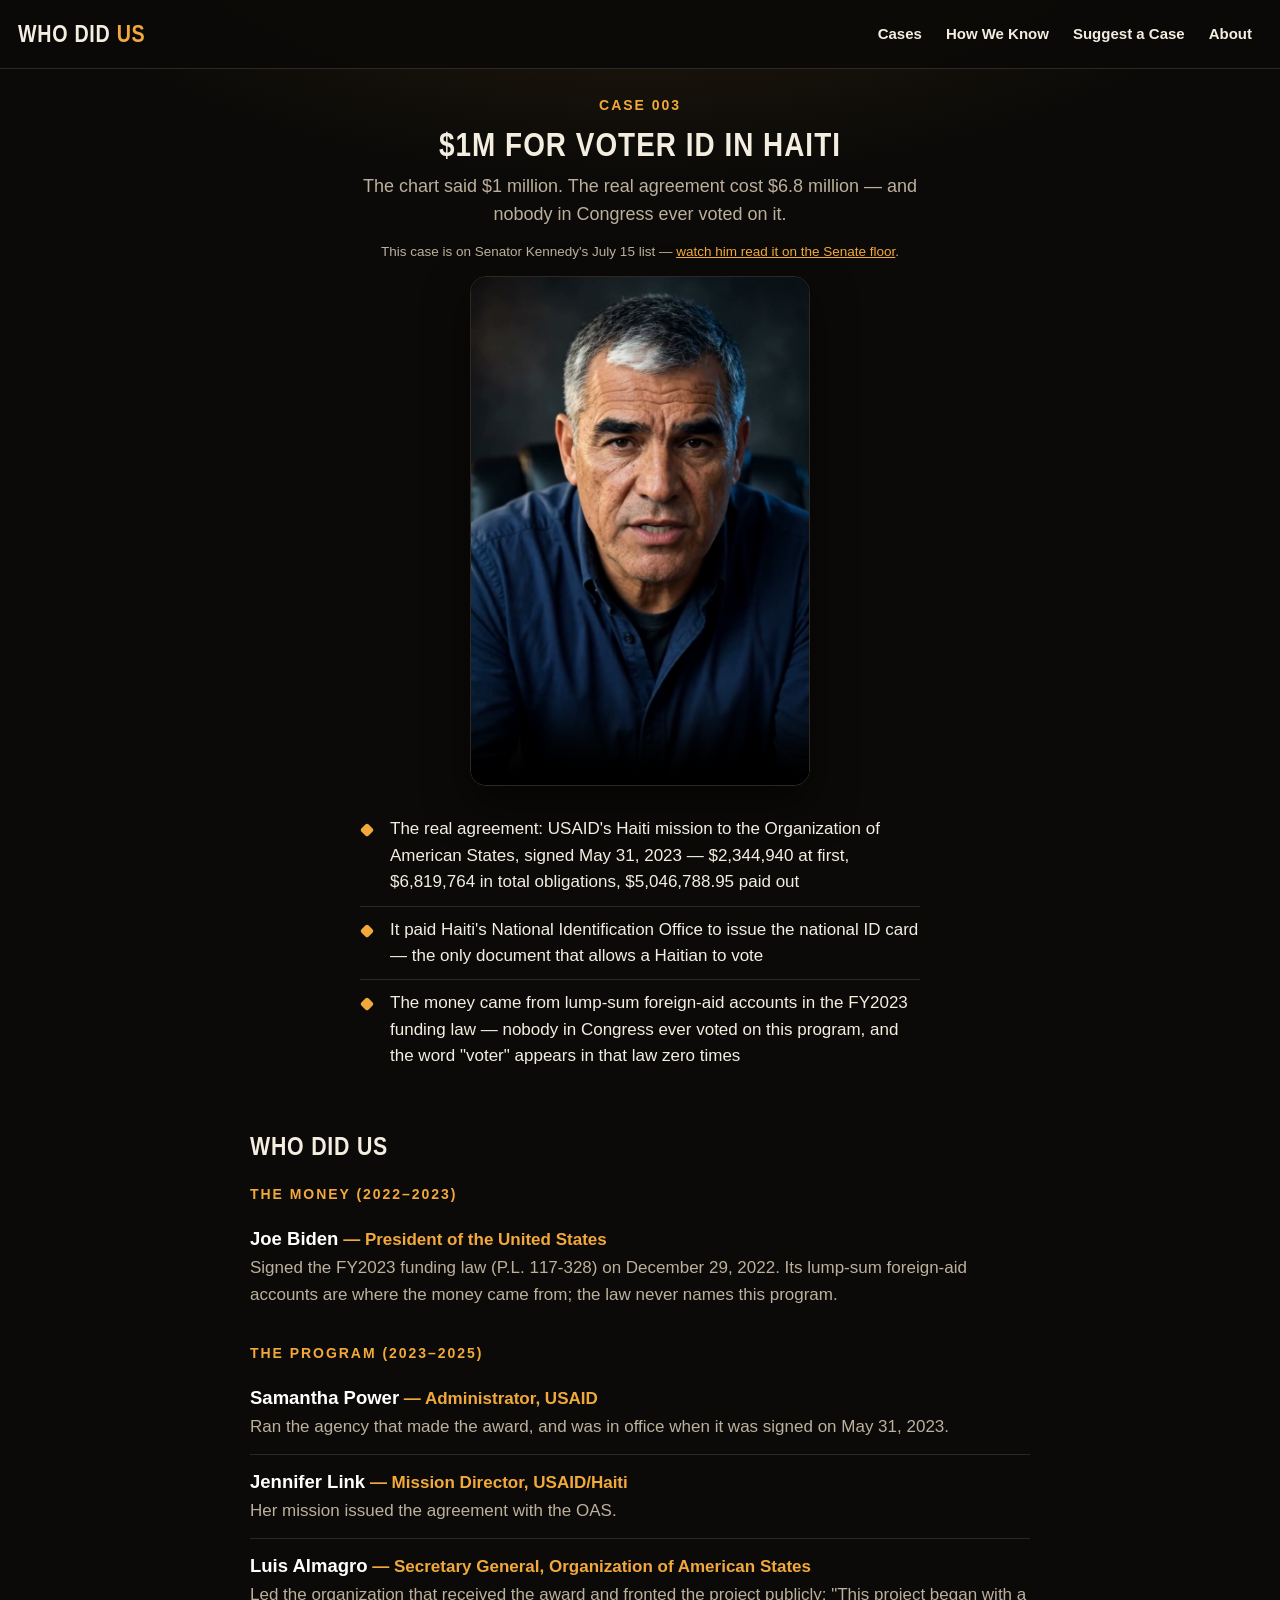
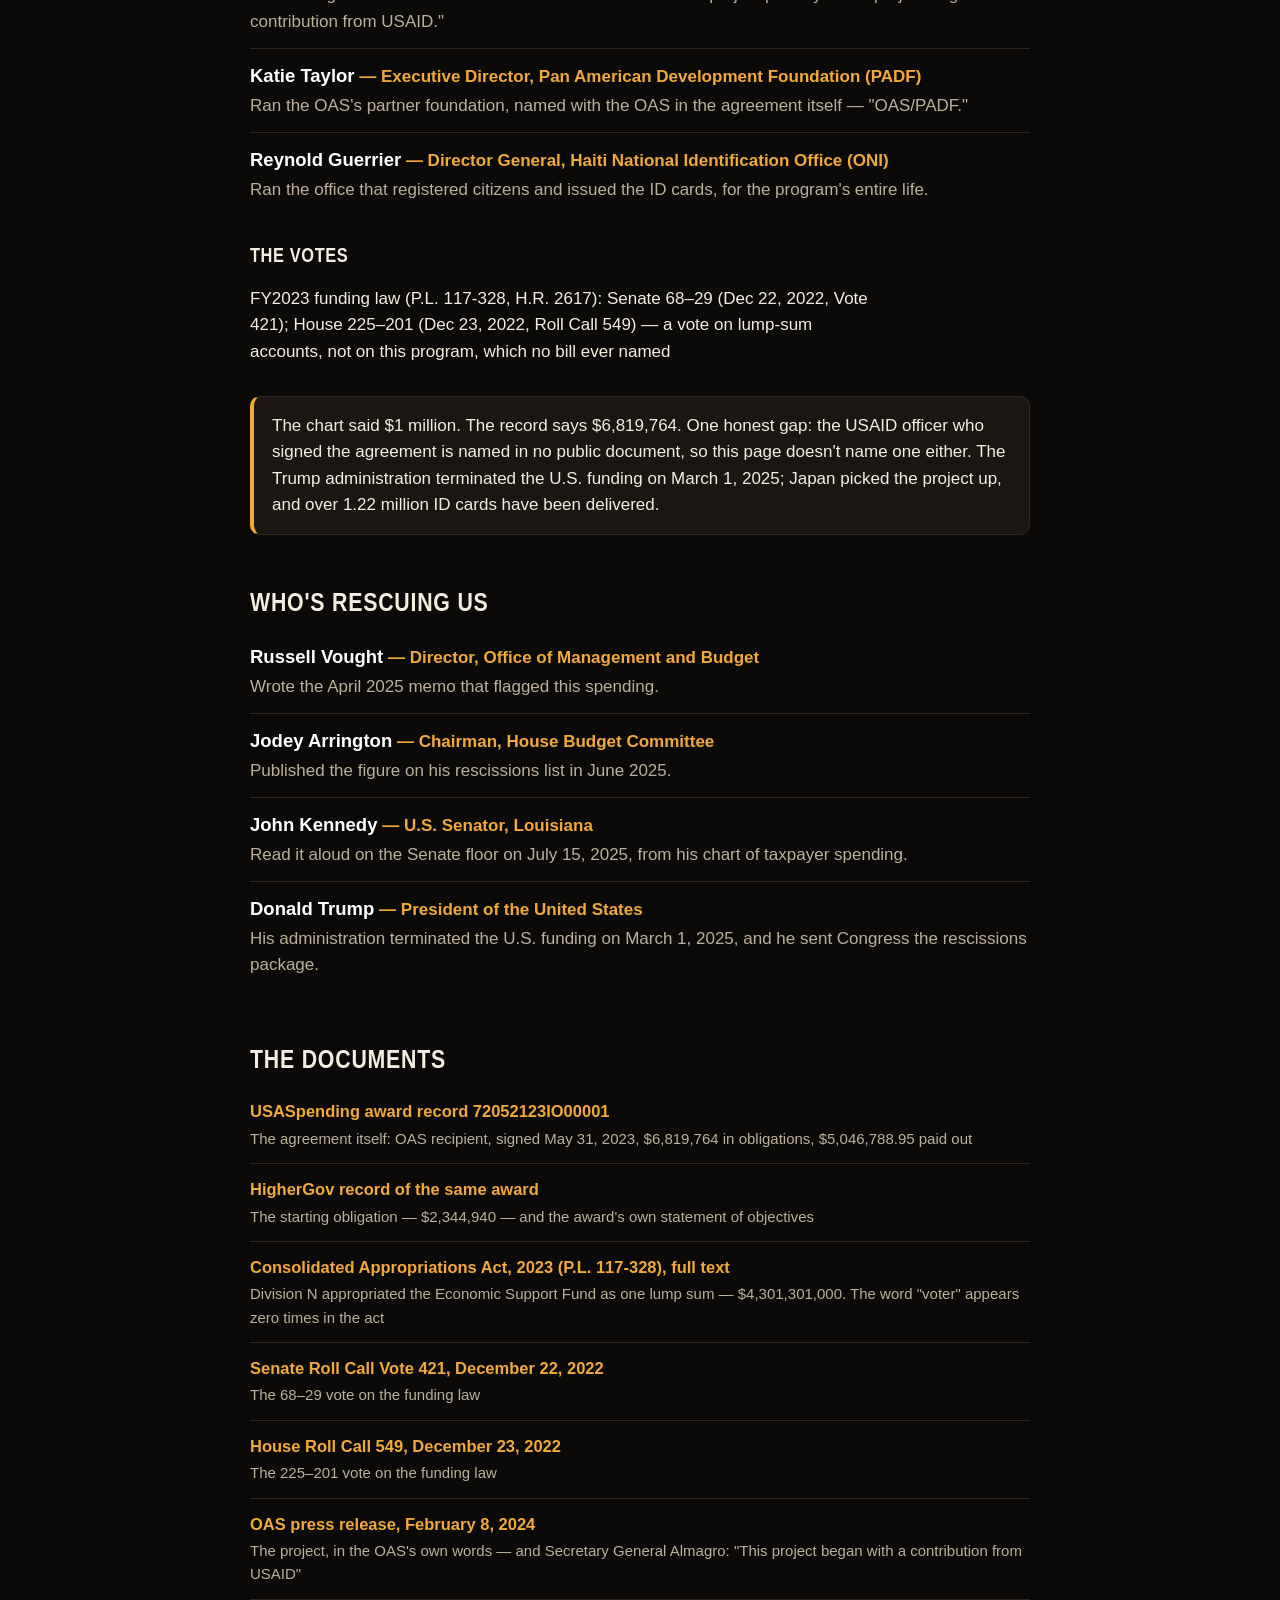
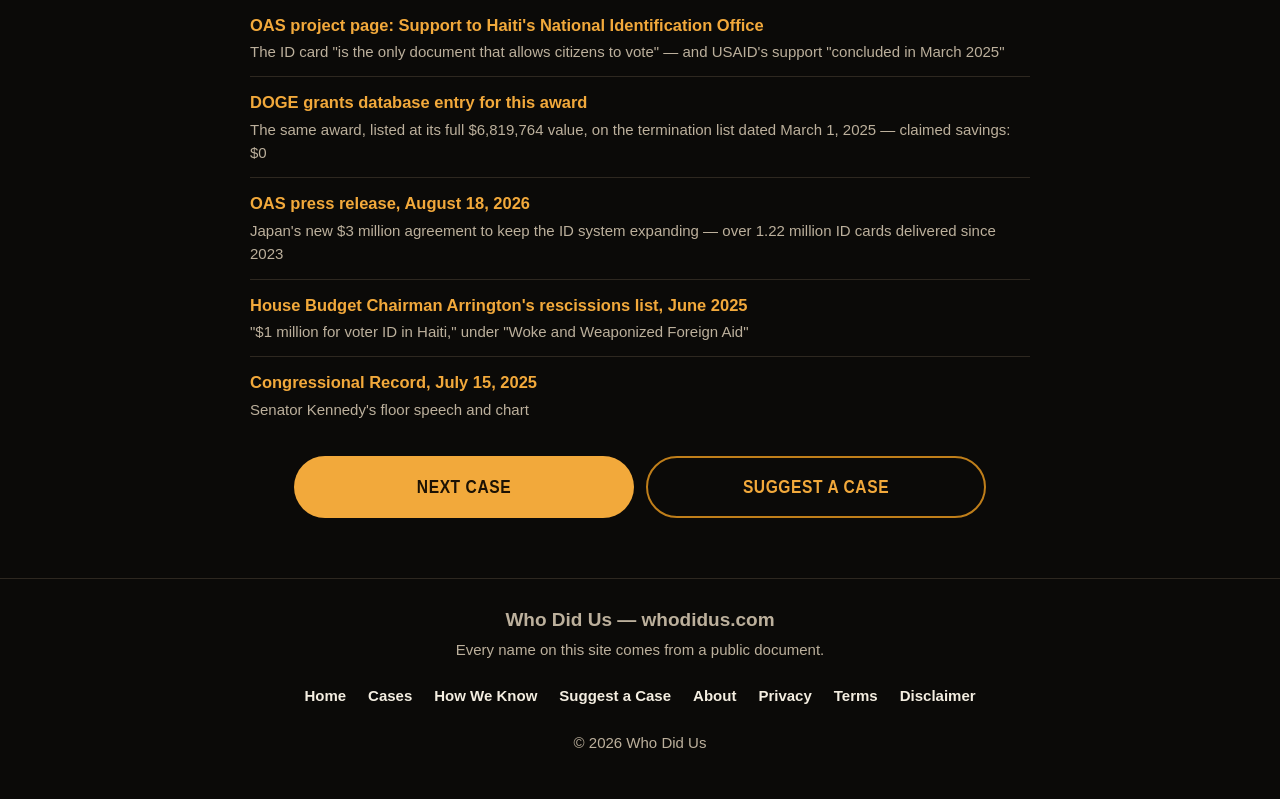
<file: case-003.html>
<!DOCTYPE html>
<html lang="en">
<head>
<meta charset="UTF-8">
<meta name="viewport" content="width=device-width, initial-scale=1.0">
<title>Case 003 — $1M for Voter ID in Haiti | Who Did Us</title>
<meta name="description" content="The chart said $1 million. The real agreement cost $6.8 million — and nobody in Congress ever voted on it. These are the names, from the documents.">
<link rel="stylesheet" href="styles.css">
<link rel="icon" href="favicon.svg" type="image/svg+xml">
</head>
<body>
<header class="site-header">
  <a class="logo" href="index.html" aria-label="Who Did Us — home">Who Did <span>Us</span></a>
  <nav class="nav">
    <a href="index.html#cases">Cases</a>
    <a href="how-we-know.html">How We Know</a>
    <a href="suggest-a-case.html">Suggest a Case</a>
    <a href="about.html">About</a>
  </nav>
</header>
<main>
  <section class="section wrap">
    <p class="eyebrow center">Case 003</p>
    <h1 class="center">$1M for Voter ID in Haiti</h1>
    <p class="lead center">The chart said $1 million. The real agreement cost $6.8 million — and nobody in Congress ever voted on it.</p>
    <p class="tiny center">This case is on Senator Kennedy's July 15 list — <a href="index.html#kennedy-speech">watch him read it on the Senate floor</a>.</p>
    <div class="video-box video-md">
      <video controls preload="none" playsinline poster="media/case-003-poster.jpg" src="media/case-003.mp4" aria-label="Sam presents Case 003: $1 million for voter ID in Haiti"></video>
    </div>
    <ul class="points">
      <li>The real agreement: USAID's Haiti mission to the Organization of American States, signed May 31, 2023 — $2,344,940 at first, $6,819,764 in total obligations, $5,046,788.95 paid out</li>
      <li>It paid Haiti's National Identification Office to issue the national ID card — the only document that allows a Haitian to vote</li>
      <li>The money came from lump-sum foreign-aid accounts in the FY2023 funding law — nobody in Congress ever voted on this program, and the word "voter" appears in that law zero times</li>
    </ul>
  </section>

  <section class="section wrap">
    <h2>Who did us</h2>

    <p class="group-label">The money (2022–2023)</p>
    <ul class="names">
      <li><span class="who"><strong>Joe Biden</strong></span> <span class="role">— President of the United States</span>
        <span class="did">Signed the FY2023 funding law (P.L. 117-328) on December 29, 2022. Its lump-sum foreign-aid accounts are where the money came from; the law never names this program.</span></li>
    </ul>

    <p class="group-label">The program (2023–2025)</p>
    <ul class="names">
      <li><span class="who"><strong>Samantha Power</strong></span> <span class="role">— Administrator, USAID</span>
        <span class="did">Ran the agency that made the award, and was in office when it was signed on May 31, 2023.</span></li>
      <li><span class="who"><strong>Jennifer Link</strong></span> <span class="role">— Mission Director, USAID/Haiti</span>
        <span class="did">Her mission issued the agreement with the OAS.</span></li>
      <li><span class="who"><strong>Luis Almagro</strong></span> <span class="role">— Secretary General, Organization of American States</span>
        <span class="did">Led the organization that received the award and fronted the project publicly: "This project began with a contribution from USAID."</span></li>
      <li><span class="who"><strong>Katie Taylor</strong></span> <span class="role">— Executive Director, Pan American Development Foundation (PADF)</span>
        <span class="did">Ran the OAS's partner foundation, named with the OAS in the agreement itself — "OAS/PADF."</span></li>
      <li><span class="who"><strong>Reynold Guerrier</strong></span> <span class="role">— Director General, Haiti National Identification Office (ONI)</span>
        <span class="did">Ran the office that registered citizens and issued the ID cards, for the program's entire life.</span></li>
    </ul>

    <h3>The votes</h3>
    <ul class="votes">
      <li>FY2023 funding law (P.L. 117-328, H.R. 2617): Senate 68–29 (Dec 22, 2022, Vote 421); House 225–201 (Dec 23, 2022, Roll Call 549) — a vote on lump-sum accounts, not on this program, which no bill ever named</li>
    </ul>

    <div class="fact">The chart said $1 million. The record says $6,819,764. One honest gap: the USAID officer who signed the agreement is named in no public document, so this page doesn't name one either. The Trump administration terminated the U.S. funding on March 1, 2025; Japan picked the project up, and over 1.22 million ID cards have been delivered.</div>
  </section>

  <section class="section wrap">
    <h2>Who's rescuing us</h2>
    <ul class="names">
      <li><span class="who"><strong>Russell Vought</strong></span> <span class="role">— Director, Office of Management and Budget</span>
        <span class="did">Wrote the April 2025 memo that flagged this spending.</span></li>
      <li><span class="who"><strong>Jodey Arrington</strong></span> <span class="role">— Chairman, House Budget Committee</span>
        <span class="did">Published the figure on his rescissions list in June 2025.</span></li>
      <li><span class="who"><strong>John Kennedy</strong></span> <span class="role">— U.S. Senator, Louisiana</span>
        <span class="did">Read it aloud on the Senate floor on July 15, 2025, from his chart of taxpayer spending.</span></li>
      <li><span class="who"><strong>Donald Trump</strong></span> <span class="role">— President of the United States</span>
        <span class="did">His administration terminated the U.S. funding on March 1, 2025, and he sent Congress the rescissions package.</span></li>
    </ul>
  </section>

  <section class="section wrap">
    <h2>The documents</h2>
    <ul class="docs">
      <li><a href="https://www.usaspending.gov/award/ASST_NON_72052123IO00001_7200" target="_blank" rel="noopener">USASpending award record 72052123IO00001<span class="shows">The agreement itself: OAS recipient, signed May 31, 2023, $6,819,764 in obligations, $5,046,788.95 paid out</span></a></li>
      <li><a href="https://www.highergov.com/grant/72052123IO00001/" target="_blank" rel="noopener">HigherGov record of the same award<span class="shows">The starting obligation — $2,344,940 — and the award's own statement of objectives</span></a></li>
      <li><a href="https://www.govinfo.gov/content/pkg/PLAW-117publ328/html/PLAW-117publ328.htm" target="_blank" rel="noopener">Consolidated Appropriations Act, 2023 (P.L. 117-328), full text<span class="shows">Division N appropriated the Economic Support Fund as one lump sum — $4,301,301,000. The word "voter" appears zero times in the act</span></a></li>
      <li><a href="https://www.senate.gov/legislative/LIS/roll_call_votes/vote1172/vote_117_2_00421.htm?congress=117&amp;session=2&amp;vote=00421" target="_blank" rel="noopener">Senate Roll Call Vote 421, December 22, 2022<span class="shows">The 68–29 vote on the funding law</span></a></li>
      <li><a href="https://clerk.house.gov/Votes/2022549" target="_blank" rel="noopener">House Roll Call 549, December 23, 2022<span class="shows">The 225–201 vote on the funding law</span></a></li>
      <li><a href="https://www.oas.org/en/media_center/press_release.asp?sCodigo=E-009/24" target="_blank" rel="noopener">OAS press release, February 8, 2024<span class="shows">The project, in the OAS's own words — and Secretary General Almagro: "This project began with a contribution from USAID"</span></a></li>
      <li><a href="https://www.oas.org/ext/en/democracy/puica-haiti" target="_blank" rel="noopener">OAS project page: Support to Haiti's National Identification Office<span class="shows">The ID card "is the only document that allows citizens to vote" — and USAID's support "concluded in March 2025"</span></a></li>
      <li><a href="https://api.doge.gov/savings/grants?sort_by=value&amp;sort_order=asc&amp;page=1362&amp;per_page=10" target="_blank" rel="noopener">DOGE grants database entry for this award<span class="shows">The same award, listed at its full $6,819,764 value, on the termination list dated March 1, 2025 — claimed savings: $0</span></a></li>
      <li><a href="https://www.oas.org/en/media_center/press_release.asp?sCodigo=E-090/26" target="_blank" rel="noopener">OAS press release, August 18, 2026<span class="shows">Japan's new $3 million agreement to keep the ID system expanding — over 1.22 million ID cards delivered since 2023</span></a></li>
      <li><a href="https://arrington.house.gov/news/documentsingle.aspx?DocumentID=3821" target="_blank" rel="noopener">House Budget Chairman Arrington's rescissions list, June 2025<span class="shows">"$1 million for voter ID in Haiti," under "Woke and Weaponized Foreign Aid"</span></a></li>
      <li><a href="https://www.govinfo.gov/content/pkg/CREC-2025-07-15/html/CREC-2025-07-15-pt1-PgS4352-3.htm" target="_blank" rel="noopener">Congressional Record, July 15, 2025<span class="shows">Senator Kennedy's floor speech and chart</span></a></li>
    </ul>
    <div class="btn-row">
      <a class="btn btn-primary" href="case-004.html">Next case</a>
      <a class="btn btn-ghost" href="suggest-a-case.html">Suggest a case</a>
    </div>
  </section>
</main>
<footer class="site-footer">
  <p class="brand">Who Did Us — whodidus.com</p>
  <p>Every name on this site comes from a public document.</p>
  <nav class="footer-links">
    <a href="index.html">Home</a>
    <a href="index.html#cases">Cases</a>
    <a href="how-we-know.html">How We Know</a>
    <a href="suggest-a-case.html">Suggest a Case</a>
    <a href="about.html">About</a>
    <a href="privacy.html">Privacy</a>
    <a href="terms.html">Terms</a>
    <a href="disclaimer.html">Disclaimer</a>
  </nav>
  <p>© 2026 Who Did Us</p>
</footer>
</body>
</html>
</file>
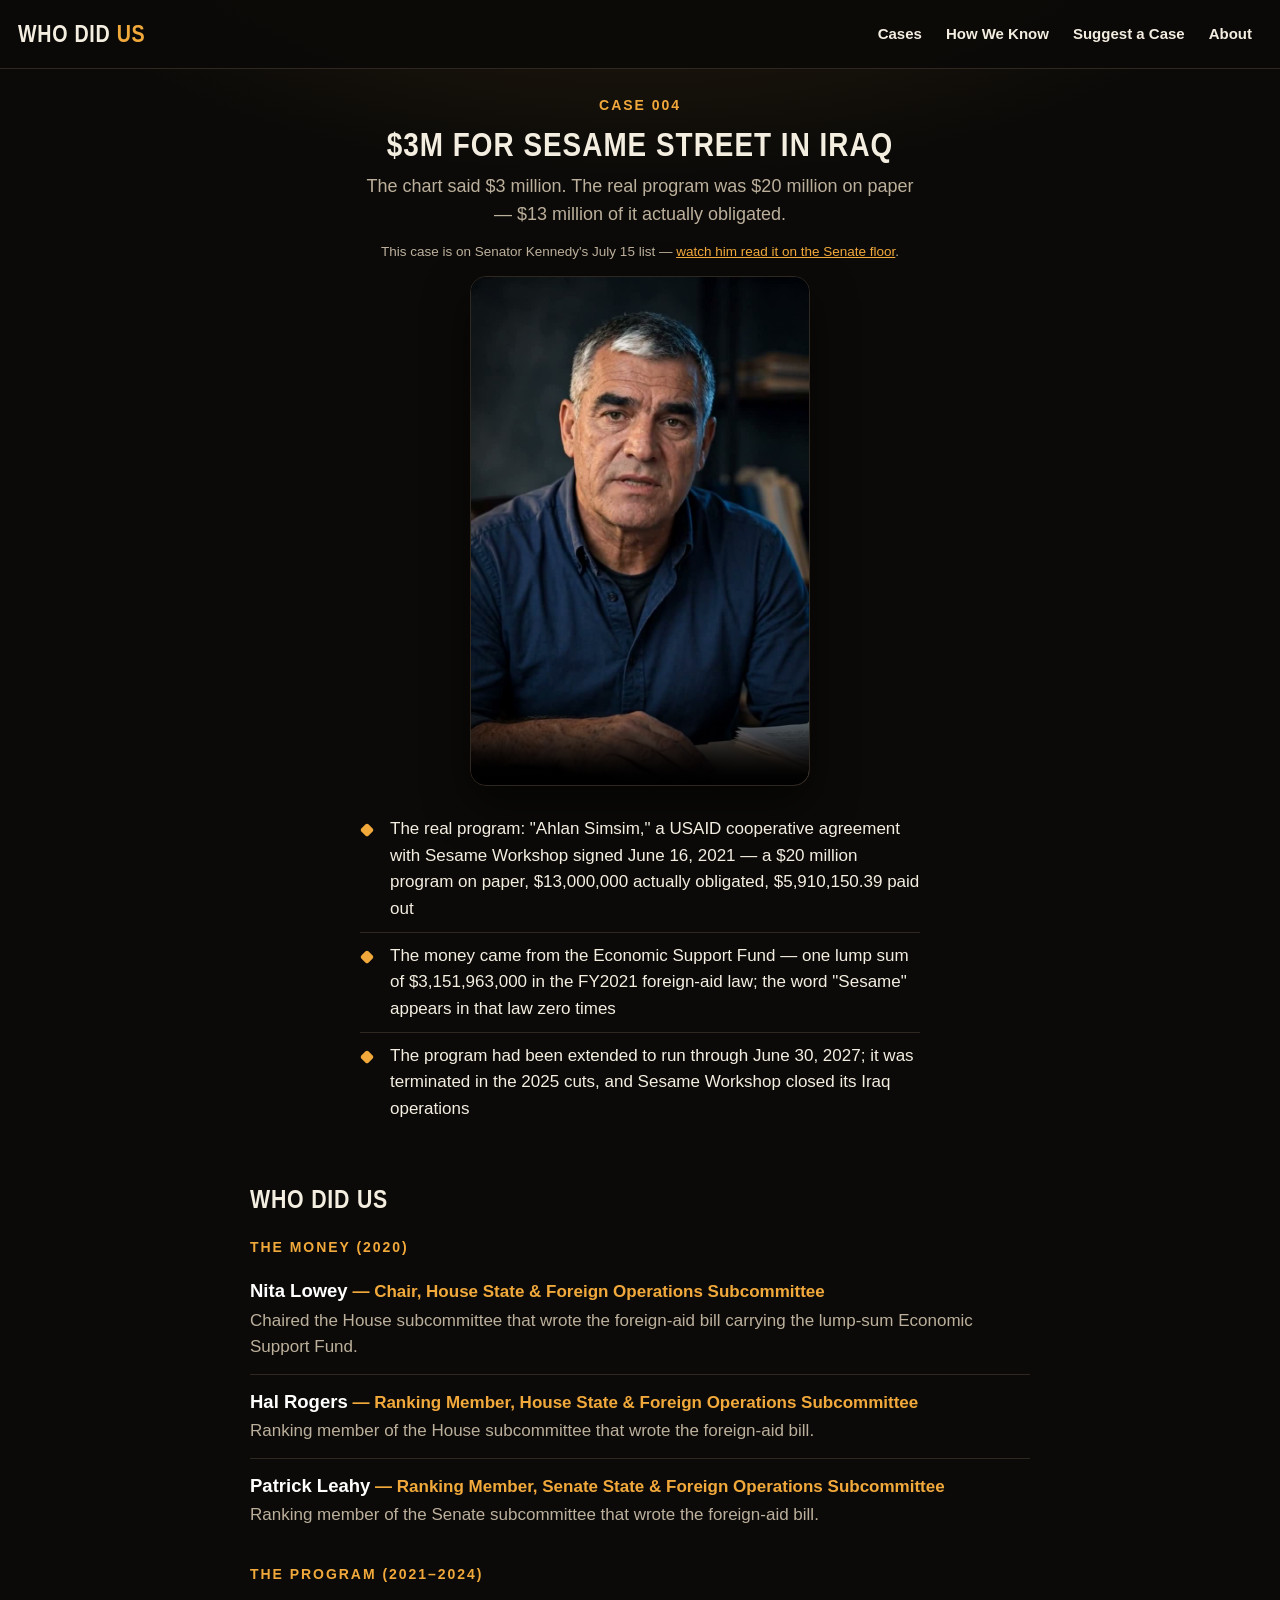
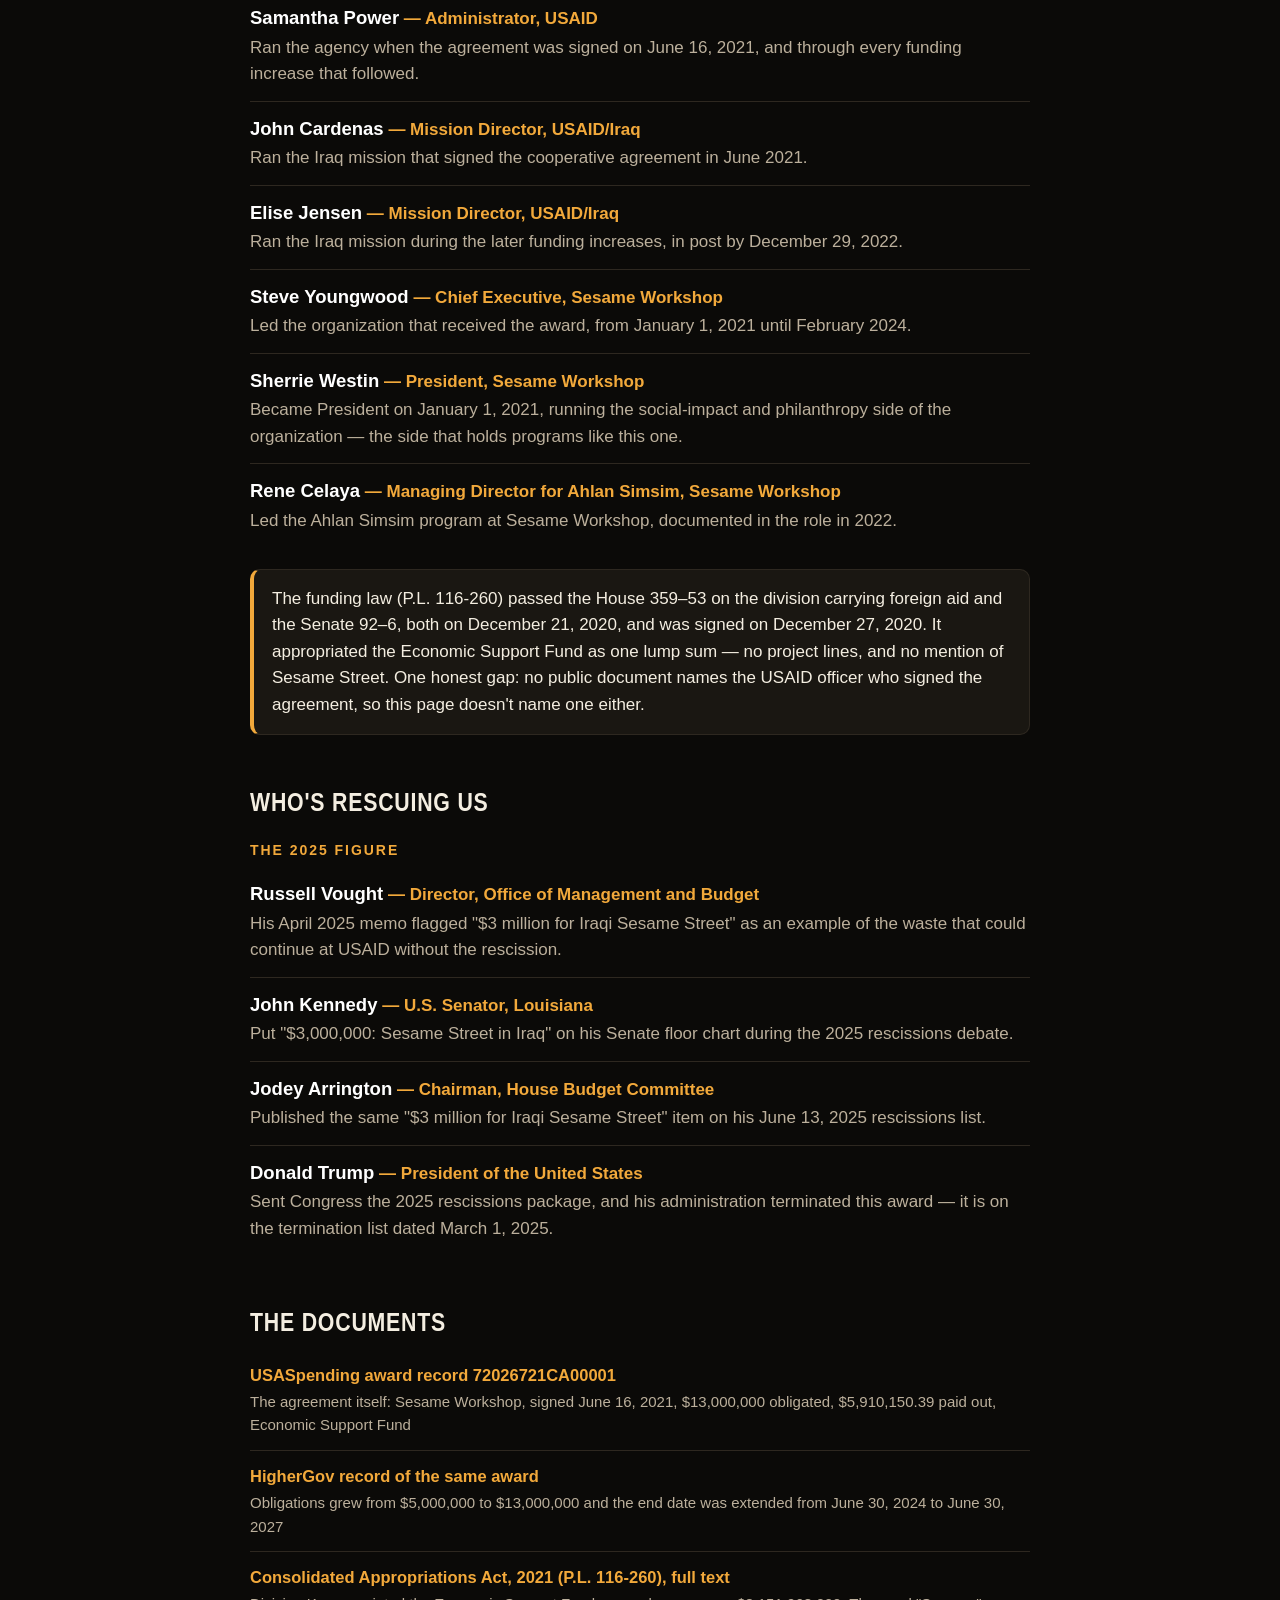
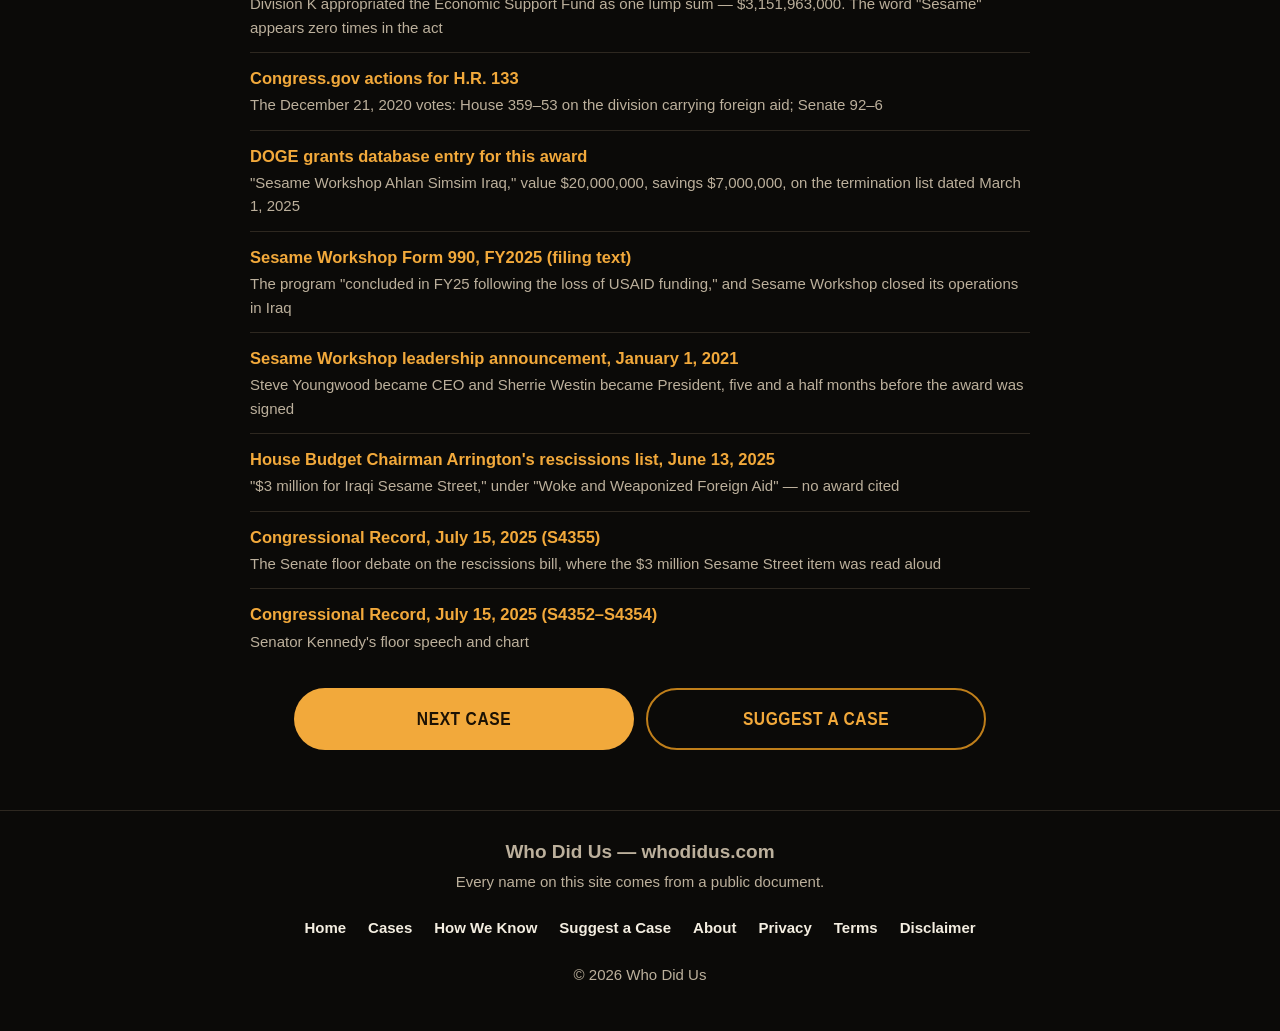
<file: case-004.html>
<!DOCTYPE html>
<html lang="en">
<head>
<meta charset="UTF-8">
<meta name="viewport" content="width=device-width, initial-scale=1.0">
<title>Case 004 — $3M for Sesame Street in Iraq | Who Did Us</title>
<meta name="description" content="The chart said $3 million for Sesame Street in Iraq. The real program was a $20 million USAID program — $13 million obligated — run out of a lump-sum fund no bill ever named. These are the names, from the documents.">
<link rel="stylesheet" href="styles.css">
<link rel="icon" href="favicon.svg" type="image/svg+xml">
</head>
<body>
<header class="site-header">
  <a class="logo" href="index.html" aria-label="Who Did Us — home">Who Did <span>Us</span></a>
  <nav class="nav">
    <a href="index.html#cases">Cases</a>
    <a href="how-we-know.html">How We Know</a>
    <a href="suggest-a-case.html">Suggest a Case</a>
    <a href="about.html">About</a>
  </nav>
</header>
<main>
  <section class="section wrap">
    <p class="eyebrow center">Case 004</p>
    <h1 class="center">$3M for Sesame Street in Iraq</h1>
    <p class="lead center">The chart said $3 million. The real program was $20 million on paper — $13 million of it actually obligated.</p>
    <p class="tiny center">This case is on Senator Kennedy's July 15 list — <a href="index.html#kennedy-speech">watch him read it on the Senate floor</a>.</p>
    <div class="video-box video-md">
      <video controls preload="none" playsinline poster="media/case-004-poster.jpg" src="media/case-004.mp4" aria-label="Sam presents Case 004: Sesame Street in Iraq"></video>
    </div>
    <ul class="points">
      <li>The real program: "Ahlan Simsim," a USAID cooperative agreement with Sesame Workshop signed June 16, 2021 — a $20 million program on paper, $13,000,000 actually obligated, $5,910,150.39 paid out</li>
      <li>The money came from the Economic Support Fund — one lump sum of $3,151,963,000 in the FY2021 foreign-aid law; the word "Sesame" appears in that law zero times</li>
      <li>The program had been extended to run through June 30, 2027; it was terminated in the 2025 cuts, and Sesame Workshop closed its Iraq operations</li>
    </ul>
  </section>

  <section class="section wrap">
    <h2>Who did us</h2>

    <p class="group-label">The money (2020)</p>
    <ul class="names">
      <li><span class="who"><strong>Nita Lowey</strong></span> <span class="role">— Chair, House State &amp; Foreign Operations Subcommittee</span>
        <span class="did">Chaired the House subcommittee that wrote the foreign-aid bill carrying the lump-sum Economic Support Fund.</span></li>
      <li><span class="who"><strong>Hal Rogers</strong></span> <span class="role">— Ranking Member, House State &amp; Foreign Operations Subcommittee</span>
        <span class="did">Ranking member of the House subcommittee that wrote the foreign-aid bill.</span></li>
      <li><span class="who"><strong>Patrick Leahy</strong></span> <span class="role">— Ranking Member, Senate State &amp; Foreign Operations Subcommittee</span>
        <span class="did">Ranking member of the Senate subcommittee that wrote the foreign-aid bill.</span></li>
    </ul>

    <p class="group-label">The program (2021–2024)</p>
    <ul class="names">
      <li><span class="who"><strong>Samantha Power</strong></span> <span class="role">— Administrator, USAID</span>
        <span class="did">Ran the agency when the agreement was signed on June 16, 2021, and through every funding increase that followed.</span></li>
      <li><span class="who"><strong>John Cardenas</strong></span> <span class="role">— Mission Director, USAID/Iraq</span>
        <span class="did">Ran the Iraq mission that signed the cooperative agreement in June 2021.</span></li>
      <li><span class="who"><strong>Elise Jensen</strong></span> <span class="role">— Mission Director, USAID/Iraq</span>
        <span class="did">Ran the Iraq mission during the later funding increases, in post by December 29, 2022.</span></li>
      <li><span class="who"><strong>Steve Youngwood</strong></span> <span class="role">— Chief Executive, Sesame Workshop</span>
        <span class="did">Led the organization that received the award, from January 1, 2021 until February 2024.</span></li>
      <li><span class="who"><strong>Sherrie Westin</strong></span> <span class="role">— President, Sesame Workshop</span>
        <span class="did">Became President on January 1, 2021, running the social-impact and philanthropy side of the organization — the side that holds programs like this one.</span></li>
      <li><span class="who"><strong>Rene Celaya</strong></span> <span class="role">— Managing Director for Ahlan Simsim, Sesame Workshop</span>
        <span class="did">Led the Ahlan Simsim program at Sesame Workshop, documented in the role in 2022.</span></li>
    </ul>

    <div class="fact">The funding law (P.L. 116-260) passed the House 359–53 on the division carrying foreign aid and the Senate 92–6, both on December 21, 2020, and was signed on December 27, 2020. It appropriated the Economic Support Fund as one lump sum — no project lines, and no mention of Sesame Street. One honest gap: no public document names the USAID officer who signed the agreement, so this page doesn't name one either.</div>
  </section>

  <section class="section wrap">
    <h2>Who's rescuing us</h2>

    <p class="group-label">The 2025 figure</p>
    <ul class="names">
      <li><span class="who"><strong>Russell Vought</strong></span> <span class="role">— Director, Office of Management and Budget</span>
        <span class="did">His April 2025 memo flagged "$3 million for Iraqi Sesame Street" as an example of the waste that could continue at USAID without the rescission.</span></li>
      <li><span class="who"><strong>John Kennedy</strong></span> <span class="role">— U.S. Senator, Louisiana</span>
        <span class="did">Put "$3,000,000: Sesame Street in Iraq" on his Senate floor chart during the 2025 rescissions debate.</span></li>
      <li><span class="who"><strong>Jodey Arrington</strong></span> <span class="role">— Chairman, House Budget Committee</span>
        <span class="did">Published the same "$3 million for Iraqi Sesame Street" item on his June 13, 2025 rescissions list.</span></li>
      <li><span class="who"><strong>Donald Trump</strong></span> <span class="role">— President of the United States</span>
        <span class="did">Sent Congress the 2025 rescissions package, and his administration terminated this award — it is on the termination list dated March 1, 2025.</span></li>
    </ul>
  </section>

  <section class="section wrap">
    <h2>The documents</h2>
    <ul class="docs">
      <li><a href="https://www.usaspending.gov/award/ASST_NON_72026721CA00001_072" target="_blank" rel="noopener">USASpending award record 72026721CA00001<span class="shows">The agreement itself: Sesame Workshop, signed June 16, 2021, $13,000,000 obligated, $5,910,150.39 paid out, Economic Support Fund</span></a></li>
      <li><a href="https://www.highergov.com/grant/72026721CA00001/" target="_blank" rel="noopener">HigherGov record of the same award<span class="shows">Obligations grew from $5,000,000 to $13,000,000 and the end date was extended from June 30, 2024 to June 30, 2027</span></a></li>
      <li><a href="https://www.govinfo.gov/content/pkg/PLAW-116publ260/html/PLAW-116publ260.htm" target="_blank" rel="noopener">Consolidated Appropriations Act, 2021 (P.L. 116-260), full text<span class="shows">Division K appropriated the Economic Support Fund as one lump sum — $3,151,963,000. The word "Sesame" appears zero times in the act</span></a></li>
      <li><a href="https://www.congress.gov/bill/116th-congress/house-bill/133/actions" target="_blank" rel="noopener">Congress.gov actions for H.R. 133<span class="shows">The December 21, 2020 votes: House 359–53 on the division carrying foreign aid; Senate 92–6</span></a></li>
      <li><a href="https://api.doge.gov/savings/grants" target="_blank" rel="noopener">DOGE grants database entry for this award<span class="shows">"Sesame Workshop Ahlan Simsim Iraq," value $20,000,000, savings $7,000,000, on the termination list dated March 1, 2025</span></a></li>
      <li><a href="https://thatscommonsense.com/funding/orgs/132655731" target="_blank" rel="noopener">Sesame Workshop Form 990, FY2025 (filing text)<span class="shows">The program "concluded in FY25 following the loss of USAID funding," and Sesame Workshop closed its operations in Iraq</span></a></li>
      <li><a href="https://sesameworkshop.org/about-us/press-room/sesame-workshop-announces-leadership-transition-effective-january-1-2021/" target="_blank" rel="noopener">Sesame Workshop leadership announcement, January 1, 2021<span class="shows">Steve Youngwood became CEO and Sherrie Westin became President, five and a half months before the award was signed</span></a></li>
      <li><a href="https://arrington.house.gov/news/documentsingle.aspx?DocumentID=3821" target="_blank" rel="noopener">House Budget Chairman Arrington's rescissions list, June 13, 2025<span class="shows">"$3 million for Iraqi Sesame Street," under "Woke and Weaponized Foreign Aid" — no award cited</span></a></li>
      <li><a href="https://www.congress.gov/congressional-record/volume-171/issue-121/senate-section/article/S4355-1" target="_blank" rel="noopener">Congressional Record, July 15, 2025 (S4355)<span class="shows">The Senate floor debate on the rescissions bill, where the $3 million Sesame Street item was read aloud</span></a></li>
      <li><a href="https://www.govinfo.gov/content/pkg/CREC-2025-07-15/html/CREC-2025-07-15-pt1-PgS4352-3.htm" target="_blank" rel="noopener">Congressional Record, July 15, 2025 (S4352–S4354)<span class="shows">Senator Kennedy's floor speech and chart</span></a></li>
    </ul>
    <div class="btn-row">
      <a class="btn btn-primary" href="case-005.html">Next case</a>
      <a class="btn btn-ghost" href="suggest-a-case.html">Suggest a case</a>
    </div>
  </section>
</main>
<footer class="site-footer">
  <p class="brand">Who Did Us — whodidus.com</p>
  <p>Every name on this site comes from a public document.</p>
  <nav class="footer-links">
    <a href="index.html">Home</a>
    <a href="index.html#cases">Cases</a>
    <a href="how-we-know.html">How We Know</a>
    <a href="suggest-a-case.html">Suggest a Case</a>
    <a href="about.html">About</a>
    <a href="privacy.html">Privacy</a>
    <a href="terms.html">Terms</a>
    <a href="disclaimer.html">Disclaimer</a>
  </nav>
  <p>© 2026 Who Did Us</p>
</footer>
</body>
</html>
</file>
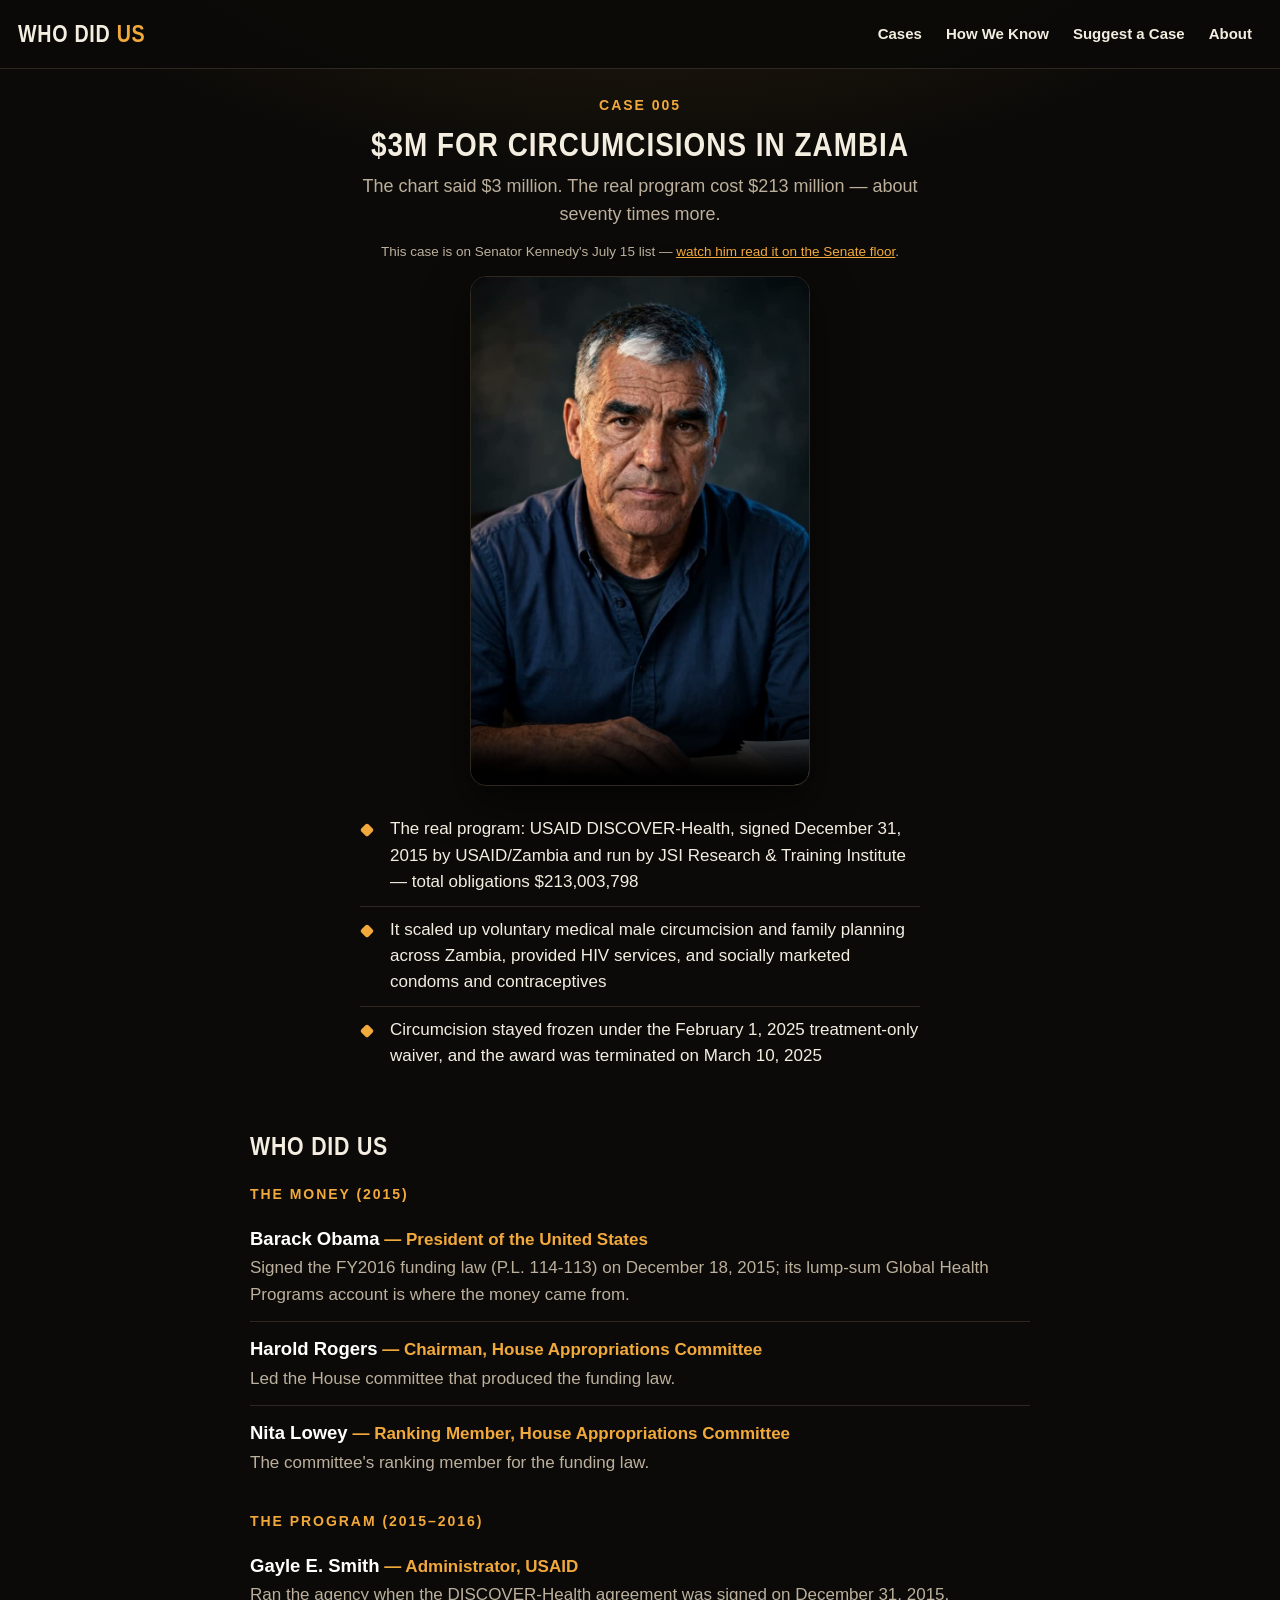
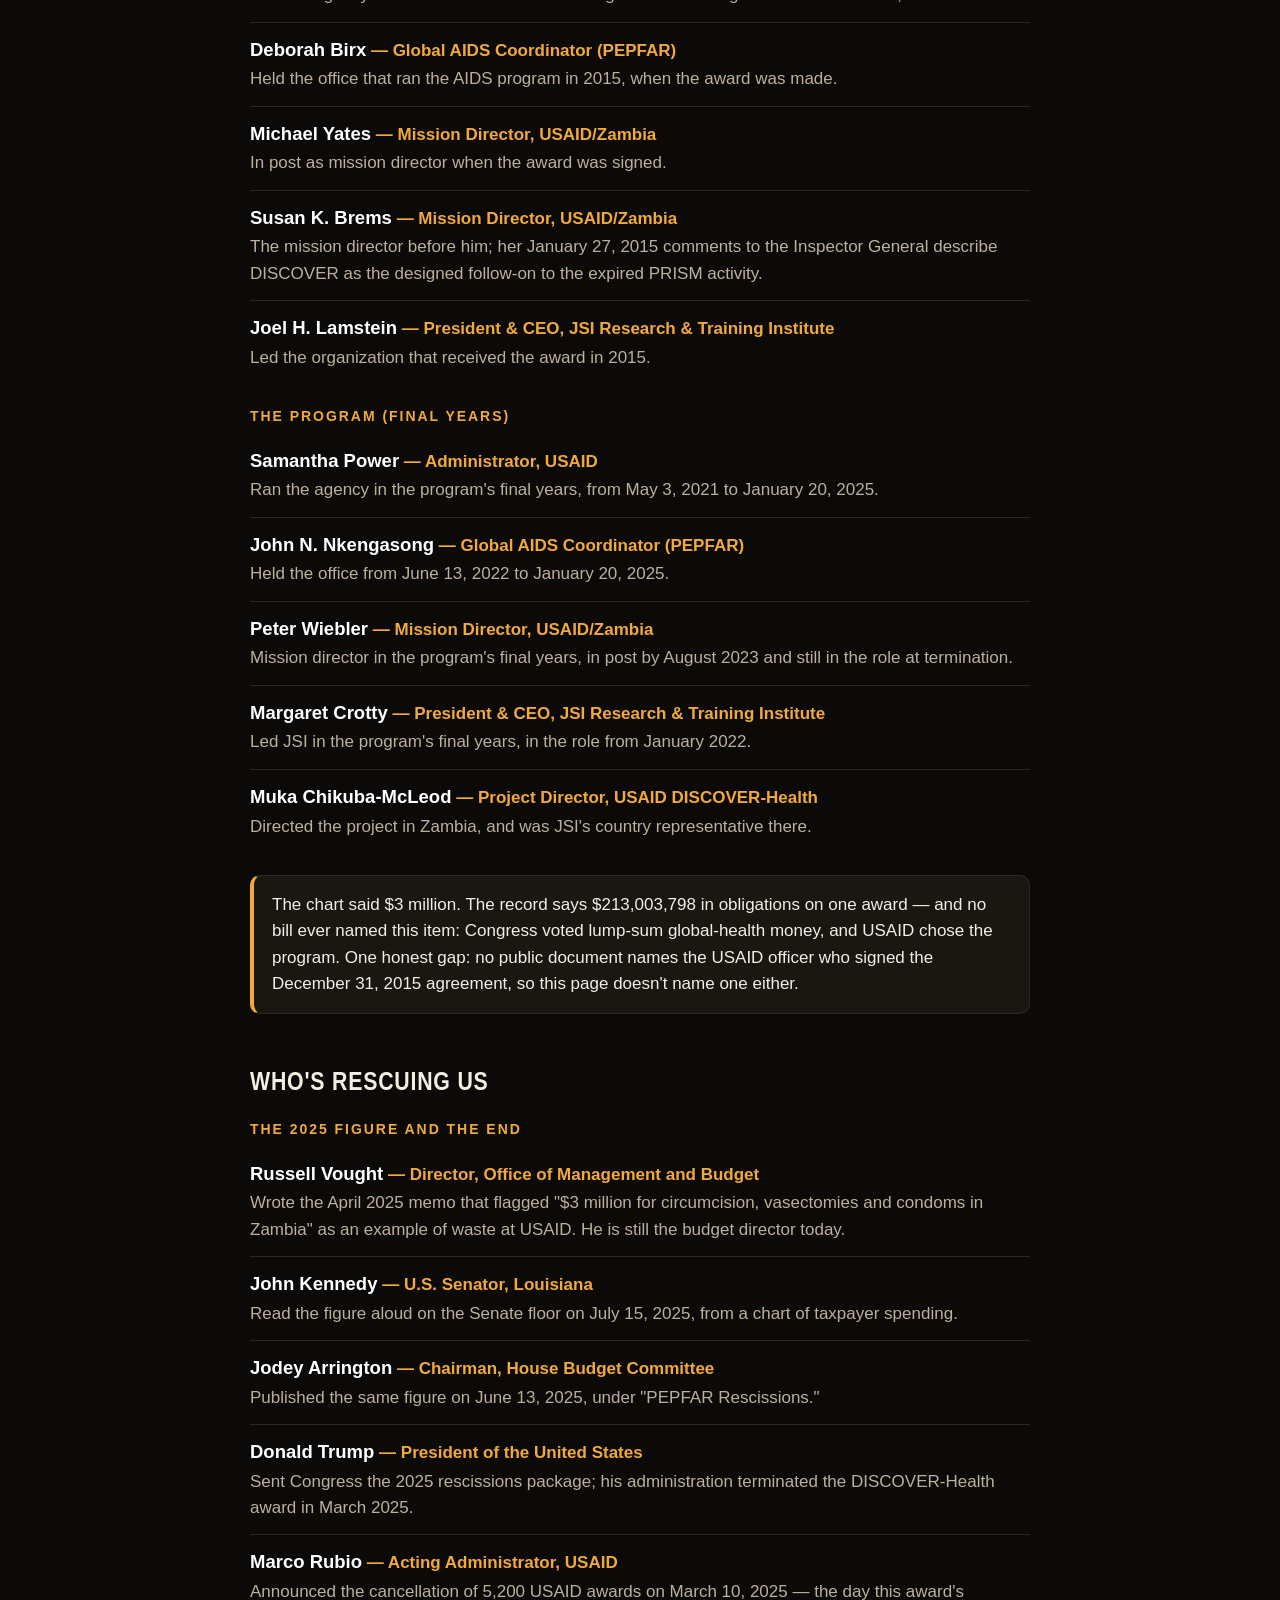
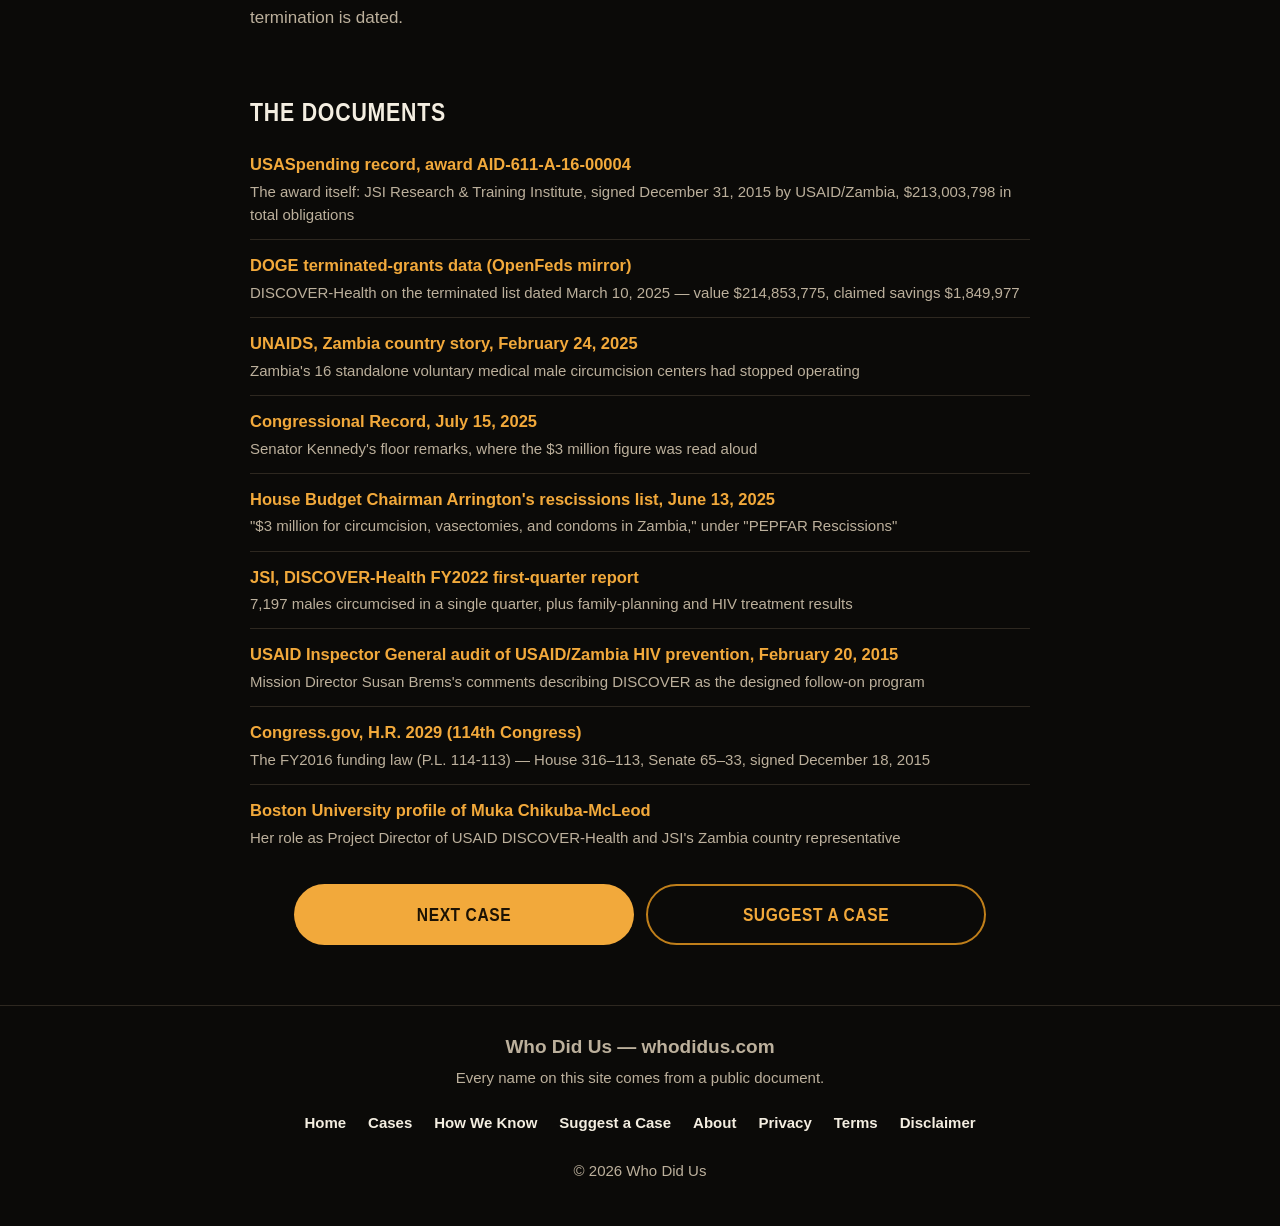
<file: case-005.html>
<!DOCTYPE html>
<html lang="en">
<head>
<meta charset="UTF-8">
<meta name="viewport" content="width=device-width, initial-scale=1.0">
<title>Case 005 — $3M for Circumcisions in Zambia | Who Did Us</title>
<meta name="description" content="The chart said $3 million for circumcisions and vasectomies in Zambia. The real program — USAID DISCOVER-Health — cost $213 million. These are the names, from the documents.">
<link rel="stylesheet" href="styles.css">
<link rel="icon" href="favicon.svg" type="image/svg+xml">
</head>
<body>
<header class="site-header">
  <a class="logo" href="index.html" aria-label="Who Did Us — home">Who Did <span>Us</span></a>
  <nav class="nav">
    <a href="index.html#cases">Cases</a>
    <a href="how-we-know.html">How We Know</a>
    <a href="suggest-a-case.html">Suggest a Case</a>
    <a href="about.html">About</a>
  </nav>
</header>
<main>
  <section class="section wrap">
    <p class="eyebrow center">Case 005</p>
    <h1 class="center">$3M for Circumcisions in Zambia</h1>
    <p class="lead center">The chart said $3 million. The real program cost $213 million — about seventy times more.</p>
    <p class="tiny center">This case is on Senator Kennedy's July 15 list — <a href="index.html#kennedy-speech">watch him read it on the Senate floor</a>.</p>
    <div class="video-box video-md">
      <video controls preload="none" playsinline poster="media/case-005-poster.jpg" src="media/case-005.mp4" aria-label="Sam presents Case 005: circumcisions in Zambia"></video>
    </div>
    <ul class="points">
      <li>The real program: USAID DISCOVER-Health, signed December 31, 2015 by USAID/Zambia and run by JSI Research &amp; Training Institute — total obligations $213,003,798</li>
      <li>It scaled up voluntary medical male circumcision and family planning across Zambia, provided HIV services, and socially marketed condoms and contraceptives</li>
      <li>Circumcision stayed frozen under the February 1, 2025 treatment-only waiver, and the award was terminated on March 10, 2025</li>
    </ul>
  </section>

  <section class="section wrap">
    <h2>Who did us</h2>

    <p class="group-label">The money (2015)</p>
    <ul class="names">
      <li><span class="who"><strong>Barack Obama</strong></span> <span class="role">— President of the United States</span>
        <span class="did">Signed the FY2016 funding law (P.L. 114-113) on December 18, 2015; its lump-sum Global Health Programs account is where the money came from.</span></li>
      <li><span class="who"><strong>Harold Rogers</strong></span> <span class="role">— Chairman, House Appropriations Committee</span>
        <span class="did">Led the House committee that produced the funding law.</span></li>
      <li><span class="who"><strong>Nita Lowey</strong></span> <span class="role">— Ranking Member, House Appropriations Committee</span>
        <span class="did">The committee's ranking member for the funding law.</span></li>
    </ul>

    <p class="group-label">The program (2015–2016)</p>
    <ul class="names">
      <li><span class="who"><strong>Gayle E. Smith</strong></span> <span class="role">— Administrator, USAID</span>
        <span class="did">Ran the agency when the DISCOVER-Health agreement was signed on December 31, 2015.</span></li>
      <li><span class="who"><strong>Deborah Birx</strong></span> <span class="role">— Global AIDS Coordinator (PEPFAR)</span>
        <span class="did">Held the office that ran the AIDS program in 2015, when the award was made.</span></li>
      <li><span class="who"><strong>Michael Yates</strong></span> <span class="role">— Mission Director, USAID/Zambia</span>
        <span class="did">In post as mission director when the award was signed.</span></li>
      <li><span class="who"><strong>Susan K. Brems</strong></span> <span class="role">— Mission Director, USAID/Zambia</span>
        <span class="did">The mission director before him; her January 27, 2015 comments to the Inspector General describe DISCOVER as the designed follow-on to the expired PRISM activity.</span></li>
      <li><span class="who"><strong>Joel H. Lamstein</strong></span> <span class="role">— President &amp; CEO, JSI Research &amp; Training Institute</span>
        <span class="did">Led the organization that received the award in 2015.</span></li>
    </ul>

    <p class="group-label">The program (final years)</p>
    <ul class="names">
      <li><span class="who"><strong>Samantha Power</strong></span> <span class="role">— Administrator, USAID</span>
        <span class="did">Ran the agency in the program's final years, from May 3, 2021 to January 20, 2025.</span></li>
      <li><span class="who"><strong>John N. Nkengasong</strong></span> <span class="role">— Global AIDS Coordinator (PEPFAR)</span>
        <span class="did">Held the office from June 13, 2022 to January 20, 2025.</span></li>
      <li><span class="who"><strong>Peter Wiebler</strong></span> <span class="role">— Mission Director, USAID/Zambia</span>
        <span class="did">Mission director in the program's final years, in post by August 2023 and still in the role at termination.</span></li>
      <li><span class="who"><strong>Margaret Crotty</strong></span> <span class="role">— President &amp; CEO, JSI Research &amp; Training Institute</span>
        <span class="did">Led JSI in the program's final years, in the role from January 2022.</span></li>
      <li><span class="who"><strong>Muka Chikuba-McLeod</strong></span> <span class="role">— Project Director, USAID DISCOVER-Health</span>
        <span class="did">Directed the project in Zambia, and was JSI's country representative there.</span></li>
    </ul>

    <div class="fact">The chart said $3 million. The record says $213,003,798 in obligations on one award — and no bill ever named this item: Congress voted lump-sum global-health money, and USAID chose the program. One honest gap: no public document names the USAID officer who signed the December 31, 2015 agreement, so this page doesn't name one either.</div>
  </section>

  <section class="section wrap">
    <h2>Who's rescuing us</h2>

    <p class="group-label">The 2025 figure and the end</p>
    <ul class="names">
      <li><span class="who"><strong>Russell Vought</strong></span> <span class="role">— Director, Office of Management and Budget</span>
        <span class="did">Wrote the April 2025 memo that flagged "$3 million for circumcision, vasectomies and condoms in Zambia" as an example of waste at USAID. He is still the budget director today.</span></li>
      <li><span class="who"><strong>John Kennedy</strong></span> <span class="role">— U.S. Senator, Louisiana</span>
        <span class="did">Read the figure aloud on the Senate floor on July 15, 2025, from a chart of taxpayer spending.</span></li>
      <li><span class="who"><strong>Jodey Arrington</strong></span> <span class="role">— Chairman, House Budget Committee</span>
        <span class="did">Published the same figure on June 13, 2025, under "PEPFAR Rescissions."</span></li>
      <li><span class="who"><strong>Donald Trump</strong></span> <span class="role">— President of the United States</span>
        <span class="did">Sent Congress the 2025 rescissions package; his administration terminated the DISCOVER-Health award in March 2025.</span></li>
      <li><span class="who"><strong>Marco Rubio</strong></span> <span class="role">— Acting Administrator, USAID</span>
        <span class="did">Announced the cancellation of 5,200 USAID awards on March 10, 2025 — the day this award's termination is dated.</span></li>
    </ul>
  </section>

  <section class="section wrap">
    <h2>The documents</h2>
    <ul class="docs">
      <li><a href="https://api.usaspending.gov/api/v2/awards/ASST_NON_AID611A1600004_7200/" target="_blank" rel="noopener">USASpending record, award AID-611-A-16-00004<span class="shows">The award itself: JSI Research &amp; Training Institute, signed December 31, 2015 by USAID/Zambia, $213,003,798 in total obligations</span></a></li>
      <li><a href="https://www.openfeds.org/doge/recipients/jsi-research-training-institute-inc" target="_blank" rel="noopener">DOGE terminated-grants data (OpenFeds mirror)<span class="shows">DISCOVER-Health on the terminated list dated March 10, 2025 — value $214,853,775, claimed savings $1,849,977</span></a></li>
      <li><a href="https://www.unaids.org/en/resources/presscentre/featurestories/2025/february/20250224_zambia-fs" target="_blank" rel="noopener">UNAIDS, Zambia country story, February 24, 2025<span class="shows">Zambia's 16 standalone voluntary medical male circumcision centers had stopped operating</span></a></li>
      <li><a href="https://www.govinfo.gov/content/pkg/CREC-2025-07-15/html/CREC-2025-07-15-pt1-PgS4352-3.htm" target="_blank" rel="noopener">Congressional Record, July 15, 2025<span class="shows">Senator Kennedy's floor remarks, where the $3 million figure was read aloud</span></a></li>
      <li><a href="https://arrington.house.gov/news/documentsingle.aspx?DocumentID=3821" target="_blank" rel="noopener">House Budget Chairman Arrington's rescissions list, June 13, 2025<span class="shows">"$3 million for circumcision, vasectomies, and condoms in Zambia," under "PEPFAR Rescissions"</span></a></li>
      <li><a href="https://publications.jsi.com/JSIInternet/Inc/Common/_download_pub.cfm?id=24991&lid=3" target="_blank" rel="noopener">JSI, DISCOVER-Health FY2022 first-quarter report<span class="shows">7,197 males circumcised in a single quarter, plus family-planning and HIV treatment results</span></a></li>
      <li><a href="https://oig.usaid.gov/sites/default/files/2018-06/4-611-15-001-p.pdf" target="_blank" rel="noopener">USAID Inspector General audit of USAID/Zambia HIV prevention, February 20, 2015<span class="shows">Mission Director Susan Brems's comments describing DISCOVER as the designed follow-on program</span></a></li>
      <li><a href="https://www.congress.gov/bill/114th-congress/house-bill/2029/all-info" target="_blank" rel="noopener">Congress.gov, H.R. 2029 (114th Congress)<span class="shows">The FY2016 funding law (P.L. 114-113) — House 316–113, Senate 65–33, signed December 18, 2015</span></a></li>
      <li><a href="https://www.bu.edu/sph/news/articles/2023/alum-profile-muka-chikuba-mcleod/" target="_blank" rel="noopener">Boston University profile of Muka Chikuba-McLeod<span class="shows">Her role as Project Director of USAID DISCOVER-Health and JSI's Zambia country representative</span></a></li>
    </ul>
    <div class="btn-row">
      <a class="btn btn-primary" href="case-006.html">Next case</a>
      <a class="btn btn-ghost" href="suggest-a-case.html">Suggest a case</a>
    </div>
  </section>
</main>
<footer class="site-footer">
  <p class="brand">Who Did Us — whodidus.com</p>
  <p>Every name on this site comes from a public document.</p>
  <nav class="footer-links">
    <a href="index.html">Home</a>
    <a href="index.html#cases">Cases</a>
    <a href="how-we-know.html">How We Know</a>
    <a href="suggest-a-case.html">Suggest a Case</a>
    <a href="about.html">About</a>
    <a href="privacy.html">Privacy</a>
    <a href="terms.html">Terms</a>
    <a href="disclaimer.html">Disclaimer</a>
  </nav>
  <p>© 2026 Who Did Us</p>
</footer>
</body>
</html>
</file>
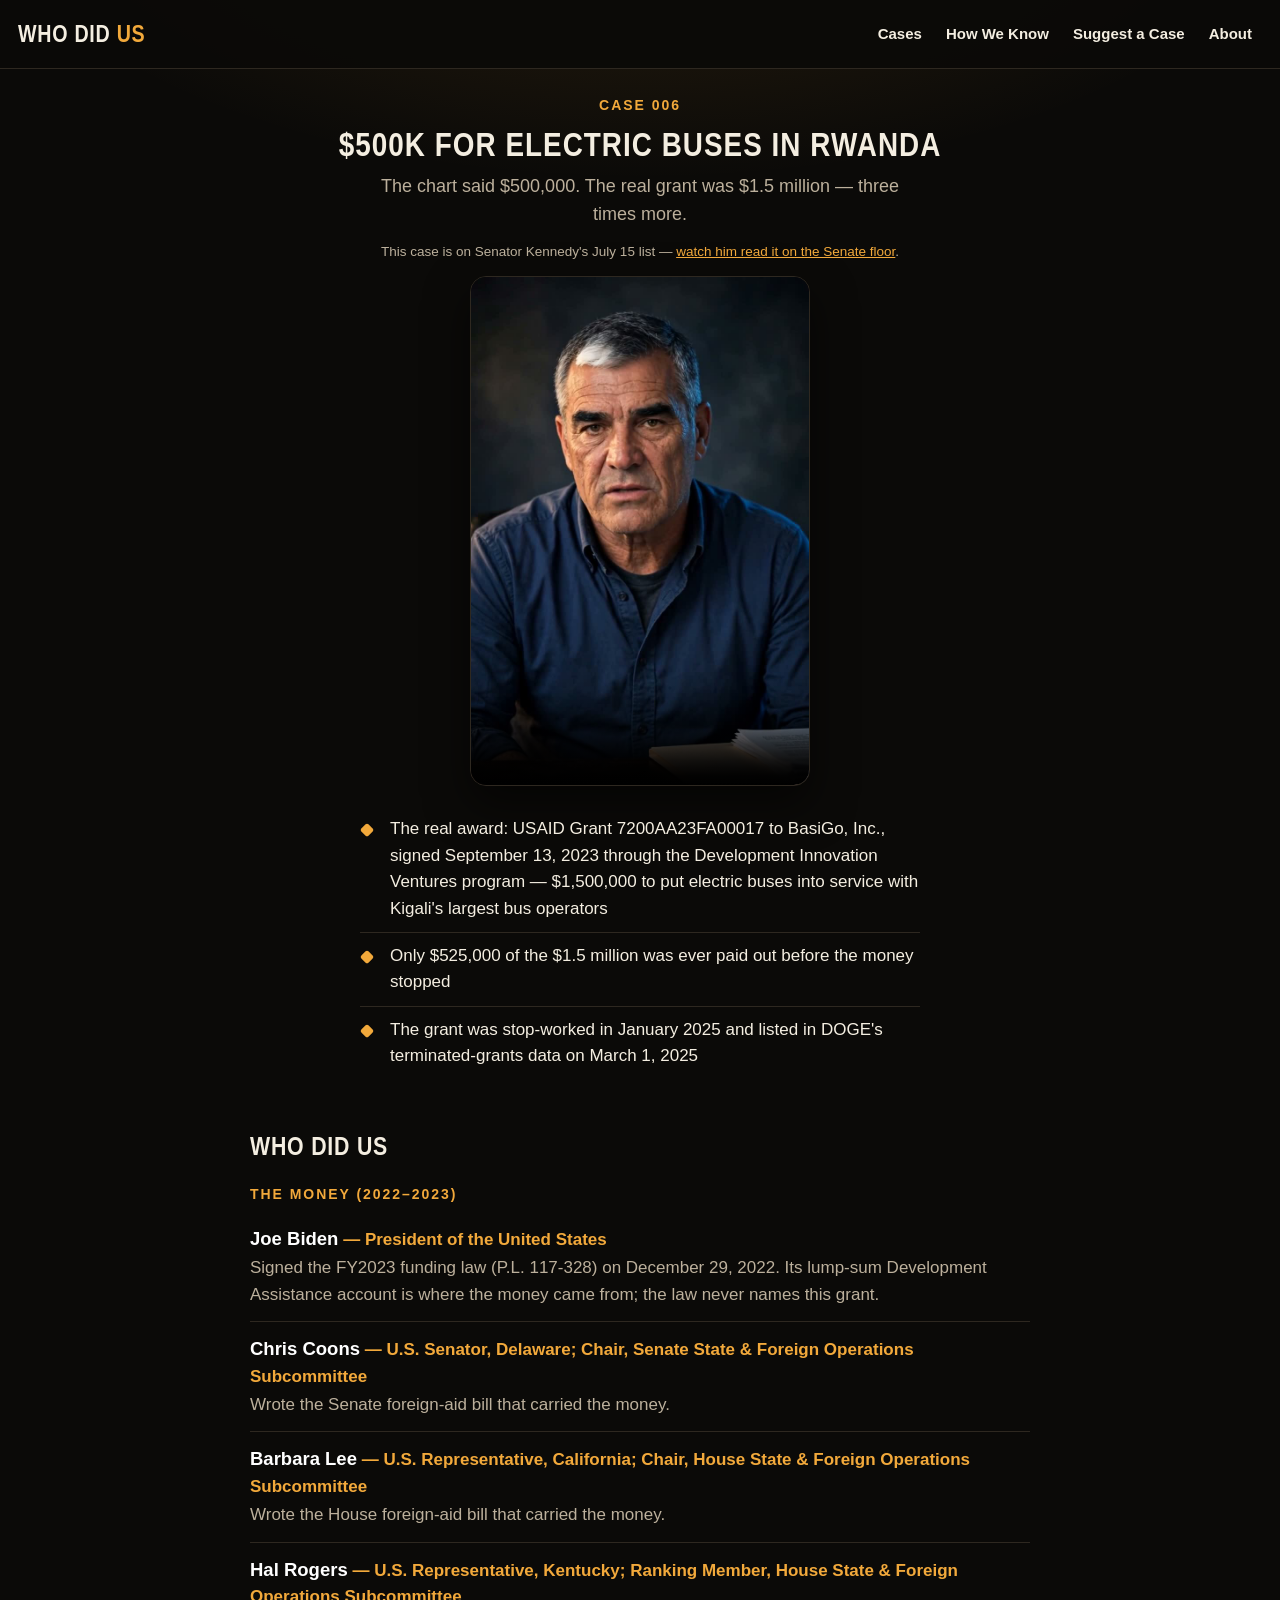
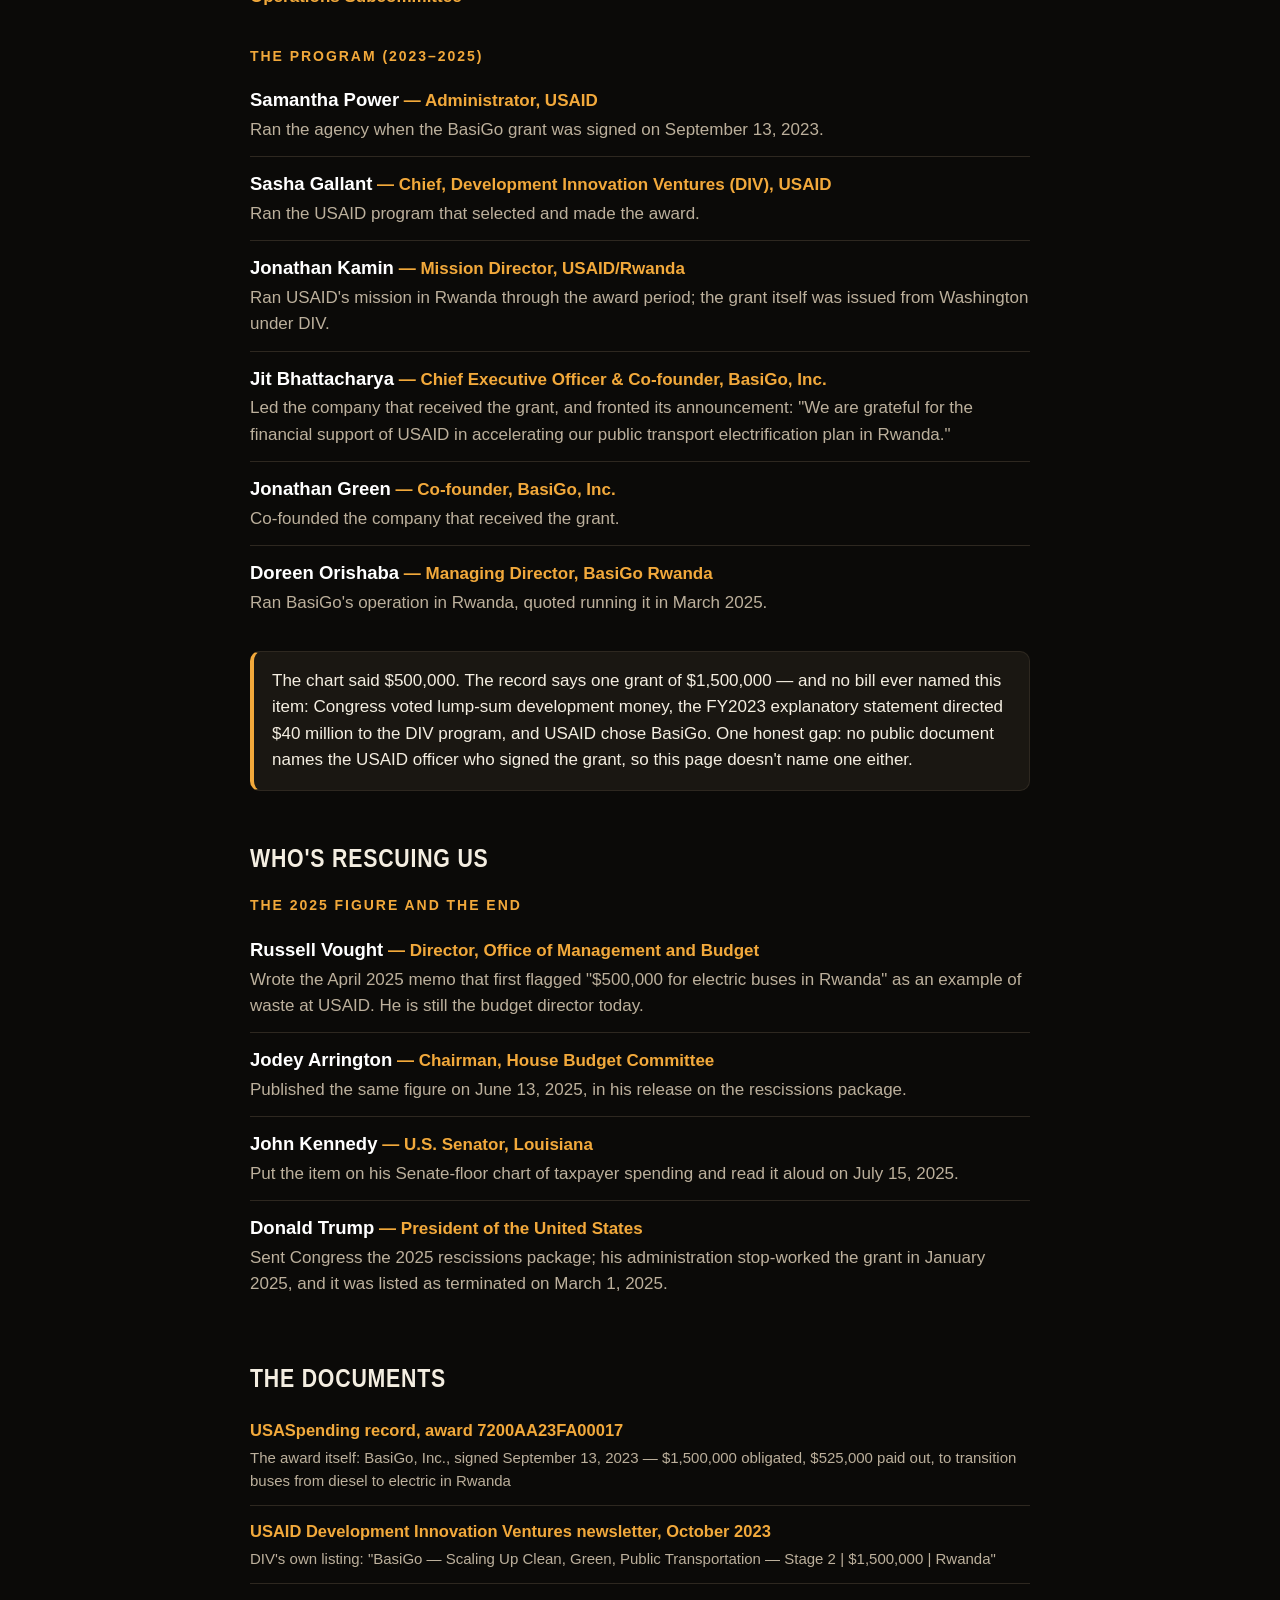
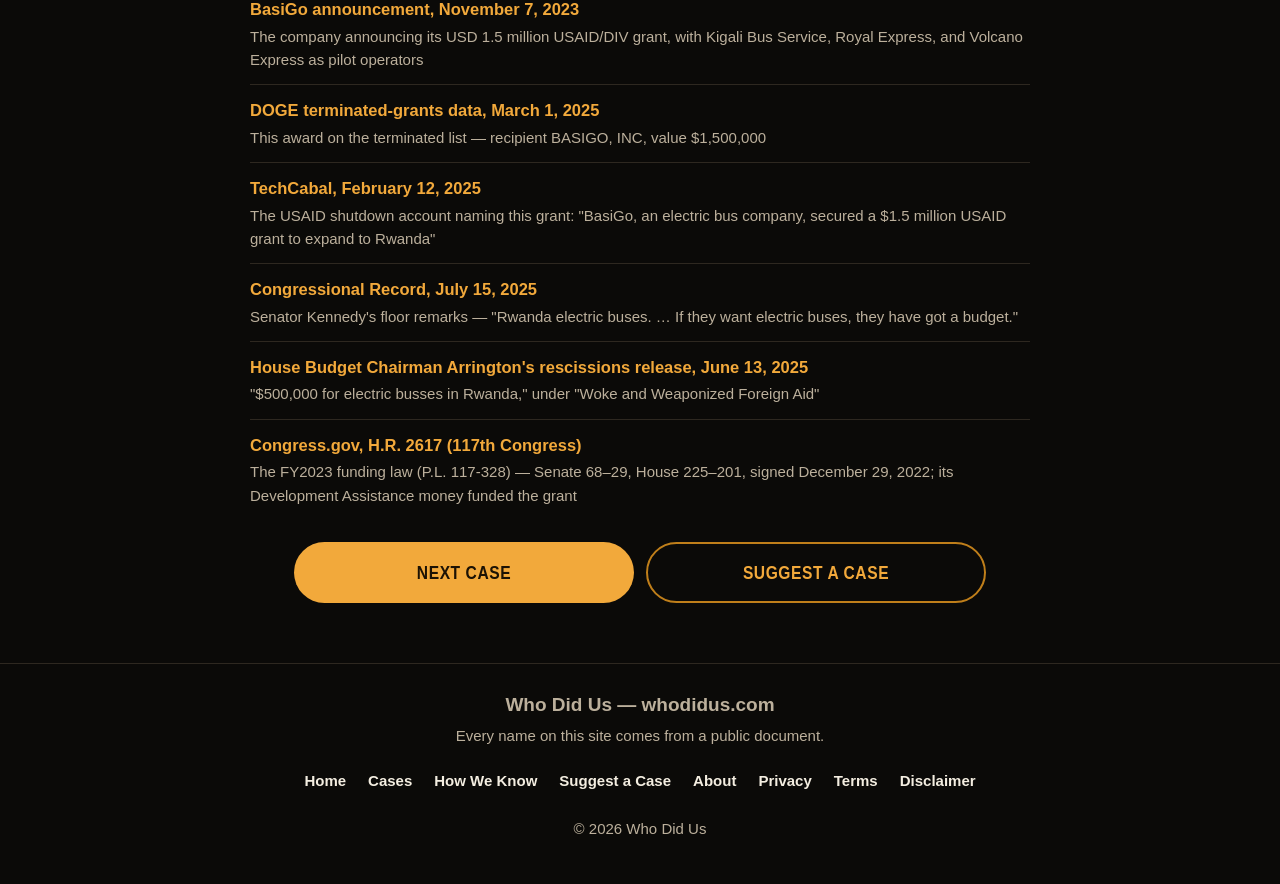
<file: case-006.html>
<!DOCTYPE html>
<html lang="en">
<head>
<meta charset="UTF-8">
<meta name="viewport" content="width=device-width, initial-scale=1.0">
<title>Case 006 — $500K for Electric Buses in Rwanda | Who Did Us</title>
<meta name="description" content="The chart said $500,000 for electric buses in Rwanda. The real grant — USAID's award to BasiGo — was $1.5 million. These are the names, from the documents.">
<link rel="stylesheet" href="styles.css">
<link rel="icon" href="favicon.svg" type="image/svg+xml">
</head>
<body>
<header class="site-header">
  <a class="logo" href="index.html" aria-label="Who Did Us — home">Who Did <span>Us</span></a>
  <nav class="nav">
    <a href="index.html#cases">Cases</a>
    <a href="how-we-know.html">How We Know</a>
    <a href="suggest-a-case.html">Suggest a Case</a>
    <a href="about.html">About</a>
  </nav>
</header>
<main>
  <section class="section wrap">
    <p class="eyebrow center">Case 006</p>
    <h1 class="center">$500K for Electric Buses in Rwanda</h1>
    <p class="lead center">The chart said $500,000. The real grant was $1.5 million — three times more.</p>
    <p class="tiny center">This case is on Senator Kennedy's July 15 list — <a href="index.html#kennedy-speech">watch him read it on the Senate floor</a>.</p>
    <div class="video-box video-md">
      <video controls preload="none" playsinline poster="media/case-006-poster.jpg" src="media/case-006.mp4" aria-label="Sam presents Case 006: electric buses in Rwanda"></video>
    </div>
    <ul class="points">
      <li>The real award: USAID Grant 7200AA23FA00017 to BasiGo, Inc., signed September 13, 2023 through the Development Innovation Ventures program — $1,500,000 to put electric buses into service with Kigali's largest bus operators</li>
      <li>Only $525,000 of the $1.5 million was ever paid out before the money stopped</li>
      <li>The grant was stop-worked in January 2025 and listed in DOGE's terminated-grants data on March 1, 2025</li>
    </ul>
  </section>

  <section class="section wrap">
    <h2>Who did us</h2>

    <p class="group-label">The money (2022–2023)</p>
    <ul class="names">
      <li><span class="who"><strong>Joe Biden</strong></span> <span class="role">— President of the United States</span>
        <span class="did">Signed the FY2023 funding law (P.L. 117-328) on December 29, 2022. Its lump-sum Development Assistance account is where the money came from; the law never names this grant.</span></li>
      <li><span class="who"><strong>Chris Coons</strong></span> <span class="role">— U.S. Senator, Delaware; Chair, Senate State &amp; Foreign Operations Subcommittee</span>
        <span class="did">Wrote the Senate foreign-aid bill that carried the money.</span></li>
      <li><span class="who"><strong>Barbara Lee</strong></span> <span class="role">— U.S. Representative, California; Chair, House State &amp; Foreign Operations Subcommittee</span>
        <span class="did">Wrote the House foreign-aid bill that carried the money.</span></li>
      <li><span class="who"><strong>Hal Rogers</strong></span> <span class="role">— U.S. Representative, Kentucky; Ranking Member, House State &amp; Foreign Operations Subcommittee</span></li>
    </ul>

    <p class="group-label">The program (2023–2025)</p>
    <ul class="names">
      <li><span class="who"><strong>Samantha Power</strong></span> <span class="role">— Administrator, USAID</span>
        <span class="did">Ran the agency when the BasiGo grant was signed on September 13, 2023.</span></li>
      <li><span class="who"><strong>Sasha Gallant</strong></span> <span class="role">— Chief, Development Innovation Ventures (DIV), USAID</span>
        <span class="did">Ran the USAID program that selected and made the award.</span></li>
      <li><span class="who"><strong>Jonathan Kamin</strong></span> <span class="role">— Mission Director, USAID/Rwanda</span>
        <span class="did">Ran USAID's mission in Rwanda through the award period; the grant itself was issued from Washington under DIV.</span></li>
      <li><span class="who"><strong>Jit Bhattacharya</strong></span> <span class="role">— Chief Executive Officer &amp; Co-founder, BasiGo, Inc.</span>
        <span class="did">Led the company that received the grant, and fronted its announcement: "We are grateful for the financial support of USAID in accelerating our public transport electrification plan in Rwanda."</span></li>
      <li><span class="who"><strong>Jonathan Green</strong></span> <span class="role">— Co-founder, BasiGo, Inc.</span>
        <span class="did">Co-founded the company that received the grant.</span></li>
      <li><span class="who"><strong>Doreen Orishaba</strong></span> <span class="role">— Managing Director, BasiGo Rwanda</span>
        <span class="did">Ran BasiGo's operation in Rwanda, quoted running it in March 2025.</span></li>
    </ul>

    <div class="fact">The chart said $500,000. The record says one grant of $1,500,000 — and no bill ever named this item: Congress voted lump-sum development money, the FY2023 explanatory statement directed $40 million to the DIV program, and USAID chose BasiGo. One honest gap: no public document names the USAID officer who signed the grant, so this page doesn't name one either.</div>
  </section>

  <section class="section wrap">
    <h2>Who's rescuing us</h2>

    <p class="group-label">The 2025 figure and the end</p>
    <ul class="names">
      <li><span class="who"><strong>Russell Vought</strong></span> <span class="role">— Director, Office of Management and Budget</span>
        <span class="did">Wrote the April 2025 memo that first flagged "$500,000 for electric buses in Rwanda" as an example of waste at USAID. He is still the budget director today.</span></li>
      <li><span class="who"><strong>Jodey Arrington</strong></span> <span class="role">— Chairman, House Budget Committee</span>
        <span class="did">Published the same figure on June 13, 2025, in his release on the rescissions package.</span></li>
      <li><span class="who"><strong>John Kennedy</strong></span> <span class="role">— U.S. Senator, Louisiana</span>
        <span class="did">Put the item on his Senate-floor chart of taxpayer spending and read it aloud on July 15, 2025.</span></li>
      <li><span class="who"><strong>Donald Trump</strong></span> <span class="role">— President of the United States</span>
        <span class="did">Sent Congress the 2025 rescissions package; his administration stop-worked the grant in January 2025, and it was listed as terminated on March 1, 2025.</span></li>
    </ul>
  </section>

  <section class="section wrap">
    <h2>The documents</h2>
    <ul class="docs">
      <li><a href="https://usaspending.gov/award/ASST_NON_7200AA23FA00017_7200" target="_blank" rel="noopener">USASpending record, award 7200AA23FA00017<span class="shows">The award itself: BasiGo, Inc., signed September 13, 2023 — $1,500,000 obligated, $525,000 paid out, to transition buses from diesel to electric in Rwanda</span></a></li>
      <li><a href="https://content.govdelivery.com/accounts/USAIDHQ/bulletins/37799c1" target="_blank" rel="noopener">USAID Development Innovation Ventures newsletter, October 2023<span class="shows">DIV's own listing: "BasiGo — Scaling Up Clean, Green, Public Transportation — Stage 2 | $1,500,000 | Rwanda"</span></a></li>
      <li><a href="https://www.basi-go.com/in-the-news/blog-post-title-one-pmg9m" target="_blank" rel="noopener">BasiGo announcement, November 7, 2023<span class="shows">The company announcing its USD 1.5 million USAID/DIV grant, with Kigali Bus Service, Royal Express, and Volcano Express as pilot operators</span></a></li>
      <li><a href="https://api.doge.gov/savings/grants?sort_by=date&amp;sort_order=asc&amp;page=333&amp;per_page=10" target="_blank" rel="noopener">DOGE terminated-grants data, March 1, 2025<span class="shows">This award on the terminated list — recipient BASIGO, INC, value $1,500,000</span></a></li>
      <li><a href="https://techcabal.com/2025/02/12/usaid-shutdown-affects-kenya/" target="_blank" rel="noopener">TechCabal, February 12, 2025<span class="shows">The USAID shutdown account naming this grant: "BasiGo, an electric bus company, secured a $1.5 million USAID grant to expand to Rwanda"</span></a></li>
      <li><a href="https://www.govinfo.gov/content/pkg/CREC-2025-07-15/html/CREC-2025-07-15-pt1-PgS4352-3.htm" target="_blank" rel="noopener">Congressional Record, July 15, 2025<span class="shows">Senator Kennedy's floor remarks — "Rwanda electric buses. … If they want electric buses, they have got a budget."</span></a></li>
      <li><a href="https://arrington.house.gov/news/documentsingle.aspx?DocumentID=3821" target="_blank" rel="noopener">House Budget Chairman Arrington's rescissions release, June 13, 2025<span class="shows">"$500,000 for electric busses in Rwanda," under "Woke and Weaponized Foreign Aid"</span></a></li>
      <li><a href="https://www.congress.gov/bill/117th-congress/house-bill/2617/all-actions-without-amendments" target="_blank" rel="noopener">Congress.gov, H.R. 2617 (117th Congress)<span class="shows">The FY2023 funding law (P.L. 117-328) — Senate 68–29, House 225–201, signed December 29, 2022; its Development Assistance money funded the grant</span></a></li>
    </ul>
    <div class="btn-row">
      <a class="btn btn-primary" href="case-007.html">Next case</a>
      <a class="btn btn-ghost" href="suggest-a-case.html">Suggest a case</a>
    </div>
  </section>
</main>
<footer class="site-footer">
  <p class="brand">Who Did Us — whodidus.com</p>
  <p>Every name on this site comes from a public document.</p>
  <nav class="footer-links">
    <a href="index.html">Home</a>
    <a href="index.html#cases">Cases</a>
    <a href="how-we-know.html">How We Know</a>
    <a href="suggest-a-case.html">Suggest a Case</a>
    <a href="about.html">About</a>
    <a href="privacy.html">Privacy</a>
    <a href="terms.html">Terms</a>
    <a href="disclaimer.html">Disclaimer</a>
  </nav>
  <p>© 2026 Who Did Us</p>
</footer>
</body>
</html>
</file>
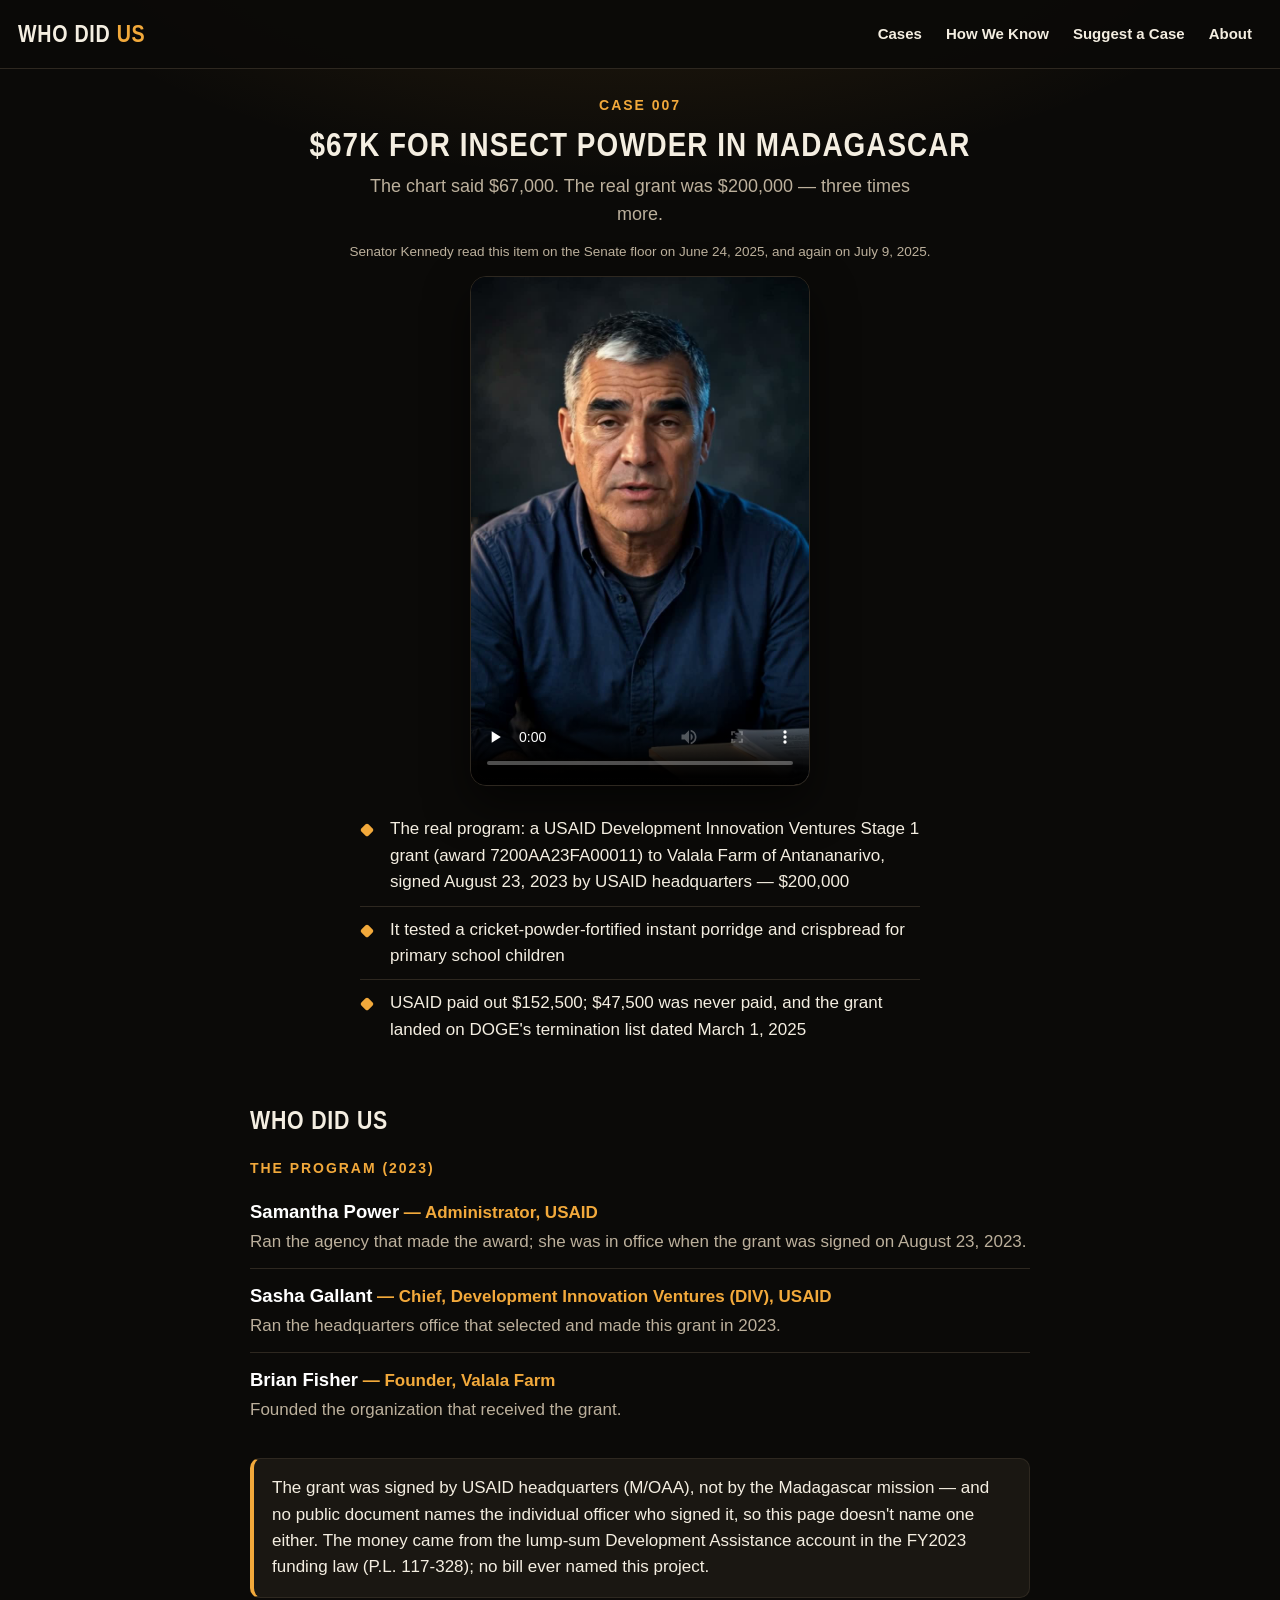
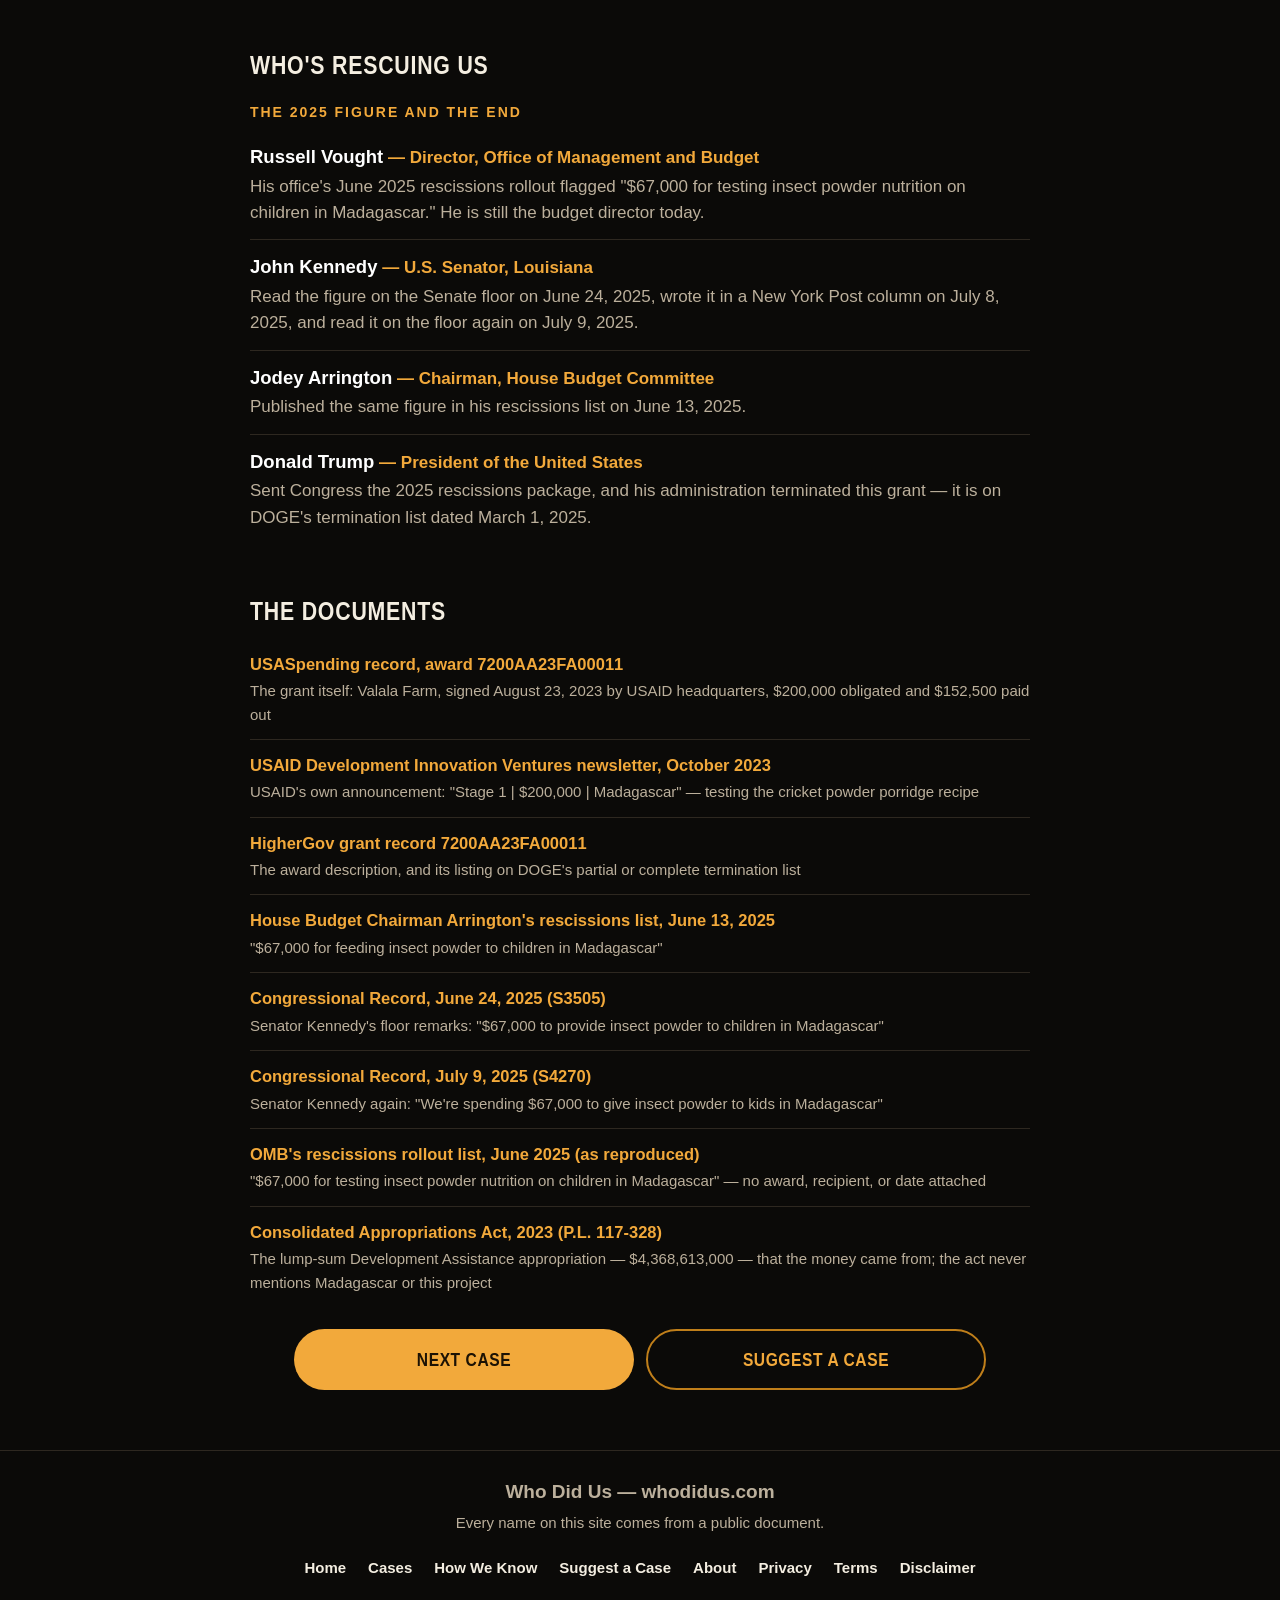
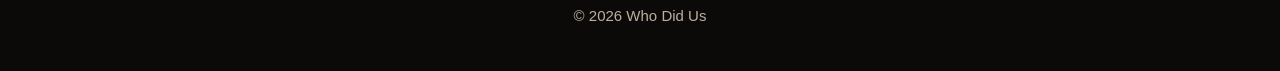
<file: case-007.html>
<!DOCTYPE html>
<html lang="en">
<head>
<meta charset="UTF-8">
<meta name="viewport" content="width=device-width, initial-scale=1.0">
<title>Case 007 — $67K for Insect Powder in Madagascar | Who Did Us</title>
<meta name="description" content="The chart said $67,000 for insect powder for children in Madagascar. The real grant was $200,000 — a USAID headquarters grant to test cricket-powder porridge for schoolchildren. These are the names, from the documents.">
<link rel="stylesheet" href="styles.css">
<link rel="icon" href="favicon.svg" type="image/svg+xml">
</head>
<body>
<header class="site-header">
  <a class="logo" href="index.html" aria-label="Who Did Us — home">Who Did <span>Us</span></a>
  <nav class="nav">
    <a href="index.html#cases">Cases</a>
    <a href="how-we-know.html">How We Know</a>
    <a href="suggest-a-case.html">Suggest a Case</a>
    <a href="about.html">About</a>
  </nav>
</header>
<main>
  <section class="section wrap">
    <p class="eyebrow center">Case 007</p>
    <h1 class="center">$67K for Insect Powder in Madagascar</h1>
    <p class="lead center">The chart said $67,000. The real grant was $200,000 — three times more.</p>
    <p class="tiny center">Senator Kennedy read this item on the Senate floor on June 24, 2025, and again on July 9, 2025.</p>
    <div class="video-box video-md">
      <video controls preload="none" playsinline poster="media/case-007-poster.jpg" src="media/case-007.mp4" aria-label="Sam presents Case 007: insect powder in Madagascar"></video>
    </div>
    <ul class="points">
      <li>The real program: a USAID Development Innovation Ventures Stage 1 grant (award 7200AA23FA00011) to Valala Farm of Antananarivo, signed August 23, 2023 by USAID headquarters — $200,000</li>
      <li>It tested a cricket-powder-fortified instant porridge and crispbread for primary school children</li>
      <li>USAID paid out $152,500; $47,500 was never paid, and the grant landed on DOGE's termination list dated March 1, 2025</li>
    </ul>
  </section>

  <section class="section wrap">
    <h2>Who did us</h2>

    <p class="group-label">The program (2023)</p>
    <ul class="names">
      <li><span class="who"><strong>Samantha Power</strong></span> <span class="role">— Administrator, USAID</span>
        <span class="did">Ran the agency that made the award; she was in office when the grant was signed on August 23, 2023.</span></li>
      <li><span class="who"><strong>Sasha Gallant</strong></span> <span class="role">— Chief, Development Innovation Ventures (DIV), USAID</span>
        <span class="did">Ran the headquarters office that selected and made this grant in 2023.</span></li>
      <li><span class="who"><strong>Brian Fisher</strong></span> <span class="role">— Founder, Valala Farm</span>
        <span class="did">Founded the organization that received the grant.</span></li>
    </ul>

    <div class="fact">The grant was signed by USAID headquarters (M/OAA), not by the Madagascar mission — and no public document names the individual officer who signed it, so this page doesn't name one either. The money came from the lump-sum Development Assistance account in the FY2023 funding law (P.L. 117-328); no bill ever named this project.</div>
  </section>

  <section class="section wrap">
    <h2>Who's rescuing us</h2>

    <p class="group-label">The 2025 figure and the end</p>
    <ul class="names">
      <li><span class="who"><strong>Russell Vought</strong></span> <span class="role">— Director, Office of Management and Budget</span>
        <span class="did">His office's June 2025 rescissions rollout flagged "$67,000 for testing insect powder nutrition on children in Madagascar." He is still the budget director today.</span></li>
      <li><span class="who"><strong>John Kennedy</strong></span> <span class="role">— U.S. Senator, Louisiana</span>
        <span class="did">Read the figure on the Senate floor on June 24, 2025, wrote it in a New York Post column on July 8, 2025, and read it on the floor again on July 9, 2025.</span></li>
      <li><span class="who"><strong>Jodey Arrington</strong></span> <span class="role">— Chairman, House Budget Committee</span>
        <span class="did">Published the same figure in his rescissions list on June 13, 2025.</span></li>
      <li><span class="who"><strong>Donald Trump</strong></span> <span class="role">— President of the United States</span>
        <span class="did">Sent Congress the 2025 rescissions package, and his administration terminated this grant — it is on DOGE's termination list dated March 1, 2025.</span></li>
    </ul>
  </section>

  <section class="section wrap">
    <h2>The documents</h2>
    <ul class="docs">
      <li><a href="https://www.usaspending.gov/award/ASST_NON_7200AA23FA00011_7200" target="_blank" rel="noopener">USASpending record, award 7200AA23FA00011<span class="shows">The grant itself: Valala Farm, signed August 23, 2023 by USAID headquarters, $200,000 obligated and $152,500 paid out</span></a></li>
      <li><a href="https://content.govdelivery.com/accounts/USAIDHQ/bulletins/37799c1" target="_blank" rel="noopener">USAID Development Innovation Ventures newsletter, October 2023<span class="shows">USAID's own announcement: "Stage 1 | $200,000 | Madagascar" — testing the cricket powder porridge recipe</span></a></li>
      <li><a href="https://www.highergov.com/grant/7200AA23FA00011/" target="_blank" rel="noopener">HigherGov grant record 7200AA23FA00011<span class="shows">The award description, and its listing on DOGE's partial or complete termination list</span></a></li>
      <li><a href="https://arrington.house.gov/news/documentsingle.aspx?DocumentID=3821" target="_blank" rel="noopener">House Budget Chairman Arrington's rescissions list, June 13, 2025<span class="shows">"$67,000 for feeding insect powder to children in Madagascar"</span></a></li>
      <li><a href="https://www.congress.gov/congressional-record/volume-171/issue-108/senate-section/article/S3504-2" target="_blank" rel="noopener">Congressional Record, June 24, 2025 (S3505)<span class="shows">Senator Kennedy's floor remarks: "$67,000 to provide insect powder to children in Madagascar"</span></a></li>
      <li><a href="https://www.govinfo.gov/content/pkg/CREC-2025-07-09/pdf/CREC-2025-07-09-pt1-PgS4270.pdf" target="_blank" rel="noopener">Congressional Record, July 9, 2025 (S4270)<span class="shows">Senator Kennedy again: "We're spending $67,000 to give insect powder to kids in Madagascar"</span></a></li>
      <li><a href="https://washingtonstand.com/news/white-house-rescissions-package-would-defund-pbs-days-after-sesame-street-celebrates-pride-month" target="_blank" rel="noopener">OMB's rescissions rollout list, June 2025 (as reproduced)<span class="shows">"$67,000 for testing insect powder nutrition on children in Madagascar" — no award, recipient, or date attached</span></a></li>
      <li><a href="https://www.govinfo.gov/content/pkg/PLAW-117publ328/html/PLAW-117publ328.htm" target="_blank" rel="noopener">Consolidated Appropriations Act, 2023 (P.L. 117-328)<span class="shows">The lump-sum Development Assistance appropriation — $4,368,613,000 — that the money came from; the act never mentions Madagascar or this project</span></a></li>
    </ul>
    <div class="btn-row">
      <a class="btn btn-primary" href="case-008.html">Next case</a>
      <a class="btn btn-ghost" href="suggest-a-case.html">Suggest a case</a>
    </div>
  </section>
</main>
<footer class="site-footer">
  <p class="brand">Who Did Us — whodidus.com</p>
  <p>Every name on this site comes from a public document.</p>
  <nav class="footer-links">
    <a href="index.html">Home</a>
    <a href="index.html#cases">Cases</a>
    <a href="how-we-know.html">How We Know</a>
    <a href="suggest-a-case.html">Suggest a Case</a>
    <a href="about.html">About</a>
    <a href="privacy.html">Privacy</a>
    <a href="terms.html">Terms</a>
    <a href="disclaimer.html">Disclaimer</a>
  </nav>
  <p>© 2026 Who Did Us</p>
</footer>
</body>
</html>
</file>
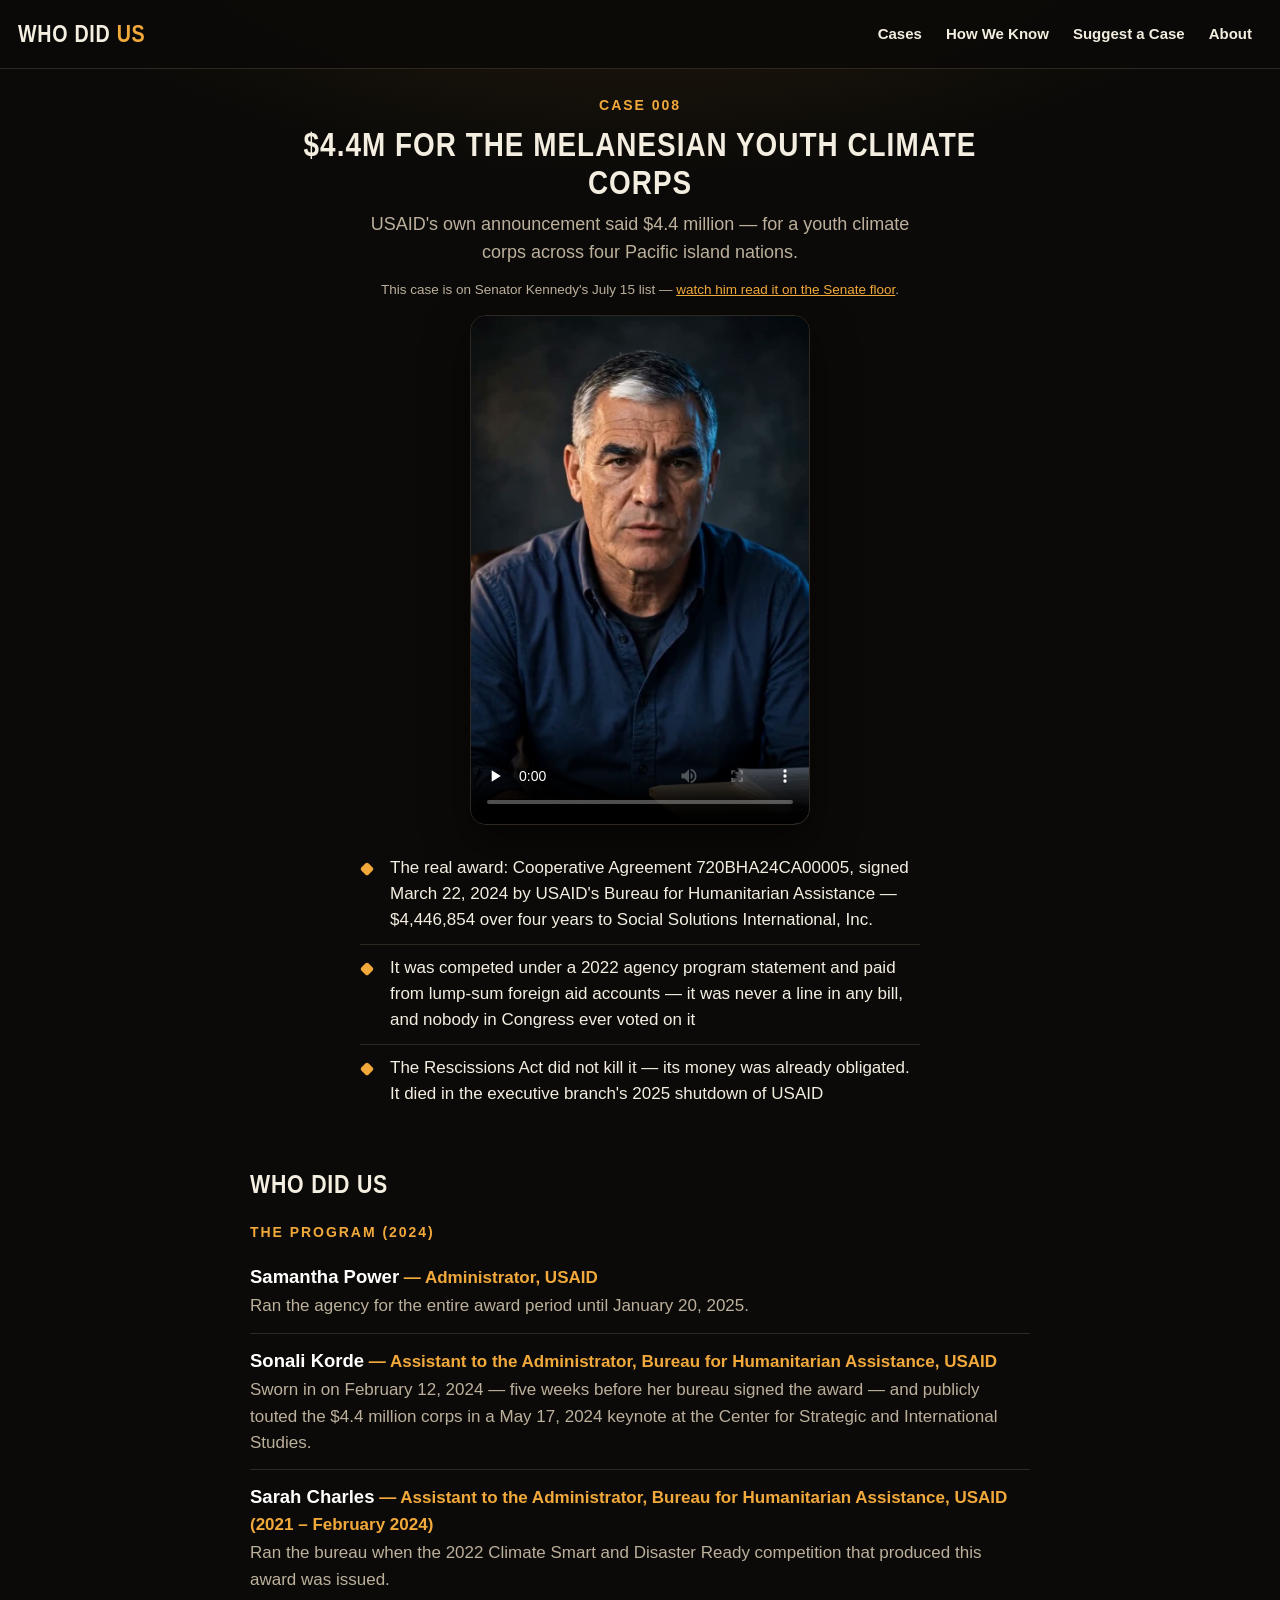
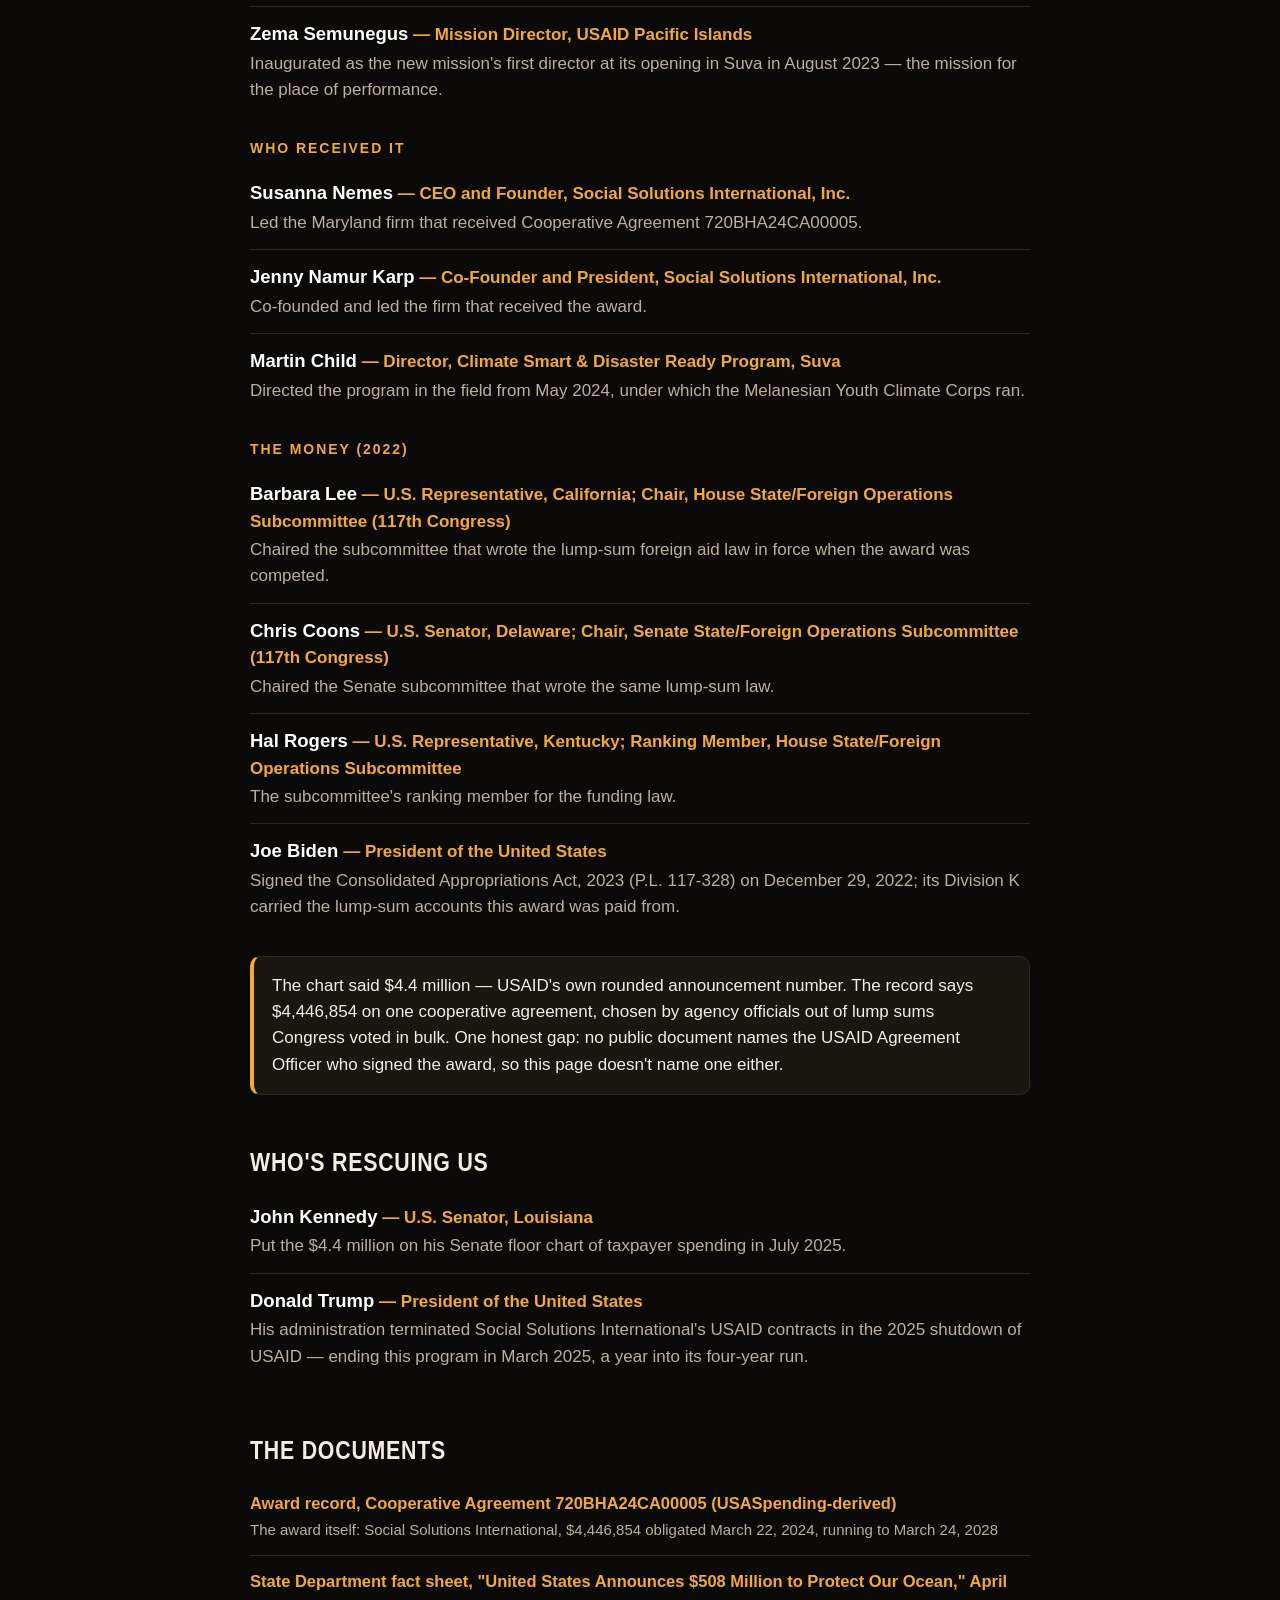
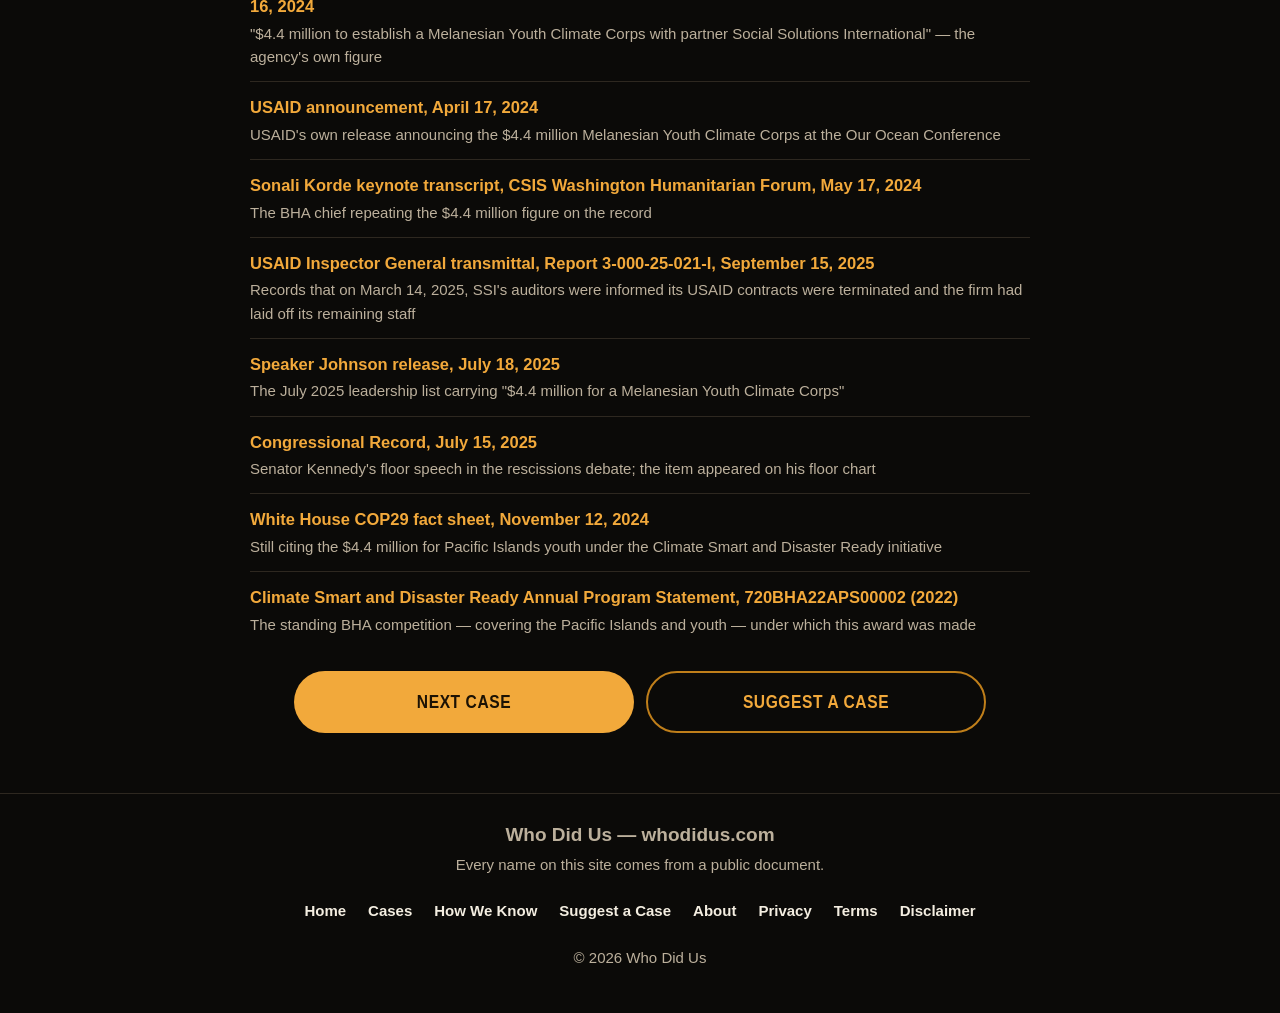
<file: case-008.html>
<!DOCTYPE html>
<html lang="en">
<head>
<meta charset="UTF-8">
<meta name="viewport" content="width=device-width, initial-scale=1.0">
<title>Case 008 — $4.4M for the Melanesian Youth Climate Corps | Who Did Us</title>
<meta name="description" content="USAID's own announcement said $4.4 million for a Melanesian Youth Climate Corps. The real award — $4,446,854 to Social Solutions International — is in the documents. These are the names.">
<link rel="stylesheet" href="styles.css">
<link rel="icon" href="favicon.svg" type="image/svg+xml">
</head>
<body>
<header class="site-header">
  <a class="logo" href="index.html" aria-label="Who Did Us — home">Who Did <span>Us</span></a>
  <nav class="nav">
    <a href="index.html#cases">Cases</a>
    <a href="how-we-know.html">How We Know</a>
    <a href="suggest-a-case.html">Suggest a Case</a>
    <a href="about.html">About</a>
  </nav>
</header>
<main>
  <section class="section wrap">
    <p class="eyebrow center">Case 008</p>
    <h1 class="center">$4.4M for the Melanesian Youth Climate Corps</h1>
    <p class="lead center">USAID's own announcement said $4.4 million — for a youth climate corps across four Pacific island nations.</p>
    <p class="tiny center">This case is on Senator Kennedy's July 15 list — <a href="index.html#kennedy-speech">watch him read it on the Senate floor</a>.</p>
    <div class="video-box video-md">
      <video controls preload="none" playsinline poster="media/case-008-poster.jpg" src="media/case-008.mp4" aria-label="Sam presents Case 008: the Melanesian Youth Climate Corps"></video>
    </div>
    <ul class="points">
      <li>The real award: Cooperative Agreement 720BHA24CA00005, signed March 22, 2024 by USAID's Bureau for Humanitarian Assistance — $4,446,854 over four years to Social Solutions International, Inc.</li>
      <li>It was competed under a 2022 agency program statement and paid from lump-sum foreign aid accounts — it was never a line in any bill, and nobody in Congress ever voted on it</li>
      <li>The Rescissions Act did not kill it — its money was already obligated. It died in the executive branch's 2025 shutdown of USAID</li>
    </ul>
  </section>

  <section class="section wrap">
    <h2>Who did us</h2>

    <p class="group-label">The program (2024)</p>
    <ul class="names">
      <li><span class="who"><strong>Samantha Power</strong></span> <span class="role">— Administrator, USAID</span>
        <span class="did">Ran the agency for the entire award period until January 20, 2025.</span></li>
      <li><span class="who"><strong>Sonali Korde</strong></span> <span class="role">— Assistant to the Administrator, Bureau for Humanitarian Assistance, USAID</span>
        <span class="did">Sworn in on February 12, 2024 — five weeks before her bureau signed the award — and publicly touted the $4.4 million corps in a May 17, 2024 keynote at the Center for Strategic and International Studies.</span></li>
      <li><span class="who"><strong>Sarah Charles</strong></span> <span class="role">— Assistant to the Administrator, Bureau for Humanitarian Assistance, USAID (2021 – February 2024)</span>
        <span class="did">Ran the bureau when the 2022 Climate Smart and Disaster Ready competition that produced this award was issued.</span></li>
      <li><span class="who"><strong>Zema Semunegus</strong></span> <span class="role">— Mission Director, USAID Pacific Islands</span>
        <span class="did">Inaugurated as the new mission's first director at its opening in Suva in August 2023 — the mission for the place of performance.</span></li>
    </ul>

    <p class="group-label">Who received it</p>
    <ul class="names">
      <li><span class="who"><strong>Susanna Nemes</strong></span> <span class="role">— CEO and Founder, Social Solutions International, Inc.</span>
        <span class="did">Led the Maryland firm that received Cooperative Agreement 720BHA24CA00005.</span></li>
      <li><span class="who"><strong>Jenny Namur Karp</strong></span> <span class="role">— Co-Founder and President, Social Solutions International, Inc.</span>
        <span class="did">Co-founded and led the firm that received the award.</span></li>
      <li><span class="who"><strong>Martin Child</strong></span> <span class="role">— Director, Climate Smart &amp; Disaster Ready Program, Suva</span>
        <span class="did">Directed the program in the field from May 2024, under which the Melanesian Youth Climate Corps ran.</span></li>
    </ul>

    <p class="group-label">The money (2022)</p>
    <ul class="names">
      <li><span class="who"><strong>Barbara Lee</strong></span> <span class="role">— U.S. Representative, California; Chair, House State/Foreign Operations Subcommittee (117th Congress)</span>
        <span class="did">Chaired the subcommittee that wrote the lump-sum foreign aid law in force when the award was competed.</span></li>
      <li><span class="who"><strong>Chris Coons</strong></span> <span class="role">— U.S. Senator, Delaware; Chair, Senate State/Foreign Operations Subcommittee (117th Congress)</span>
        <span class="did">Chaired the Senate subcommittee that wrote the same lump-sum law.</span></li>
      <li><span class="who"><strong>Hal Rogers</strong></span> <span class="role">— U.S. Representative, Kentucky; Ranking Member, House State/Foreign Operations Subcommittee</span>
        <span class="did">The subcommittee's ranking member for the funding law.</span></li>
      <li><span class="who"><strong>Joe Biden</strong></span> <span class="role">— President of the United States</span>
        <span class="did">Signed the Consolidated Appropriations Act, 2023 (P.L. 117-328) on December 29, 2022; its Division K carried the lump-sum accounts this award was paid from.</span></li>
    </ul>

    <div class="fact">The chart said $4.4 million — USAID's own rounded announcement number. The record says $4,446,854 on one cooperative agreement, chosen by agency officials out of lump sums Congress voted in bulk. One honest gap: no public document names the USAID Agreement Officer who signed the award, so this page doesn't name one either.</div>
  </section>

  <section class="section wrap">
    <h2>Who's rescuing us</h2>
    <ul class="names">
      <li><span class="who"><strong>John Kennedy</strong></span> <span class="role">— U.S. Senator, Louisiana</span>
        <span class="did">Put the $4.4 million on his Senate floor chart of taxpayer spending in July 2025.</span></li>
      <li><span class="who"><strong>Donald Trump</strong></span> <span class="role">— President of the United States</span>
        <span class="did">His administration terminated Social Solutions International's USAID contracts in the 2025 shutdown of USAID — ending this program in March 2025, a year into its four-year run.</span></li>
    </ul>
  </section>

  <section class="section wrap">
    <h2>The documents</h2>
    <ul class="docs">
      <li><a href="https://govtribe.com/award/federal-grant-award/cooperative-agreement-720bha24ca00005" target="_blank" rel="noopener">Award record, Cooperative Agreement 720BHA24CA00005 (USASpending-derived)<span class="shows">The award itself: Social Solutions International, $4,446,854 obligated March 22, 2024, running to March 24, 2028</span></a></li>
      <li><a href="https://ecomagazine.com/news/policy/united-states-announces-508-million-to-protect-our-ocean" target="_blank" rel="noopener">State Department fact sheet, "United States Announces $508 Million to Protect Our Ocean," April 16, 2024<span class="shows">"$4.4 million to establish a Melanesian Youth Climate Corps with partner Social Solutions International" — the agency's own figure</span></a></li>
      <li><a href="https://thenewsintel.com/usaid-announces-commitments-to-protect-our-ocean-at-the-2024-our-ocean-conference/" target="_blank" rel="noopener">USAID announcement, April 17, 2024<span class="shows">USAID's own release announcing the $4.4 million Melanesian Youth Climate Corps at the Our Ocean Conference</span></a></li>
      <li><a href="https://csis-website-prod.s3.amazonaws.com/s3fs-public/2024-05/240517_Griffiths_RZ_Keynote.pdf?VersionId=CbW5HpED24TaPQYNRSZRE.c5ODWv9umD" target="_blank" rel="noopener">Sonali Korde keynote transcript, CSIS Washington Humanitarian Forum, May 17, 2024<span class="shows">The BHA chief repeating the $4.4 million figure on the record</span></a></li>
      <li><a href="https://www.oversight.gov/sites/default/files/documents/reports/2025-09/3-000-25-021-I.pdf" target="_blank" rel="noopener">USAID Inspector General transmittal, Report 3-000-25-021-I, September 15, 2025<span class="shows">Records that on March 14, 2025, SSI's auditors were informed its USAID contracts were terminated and the firm had laid off its remaining staff</span></a></li>
      <li><a href="https://www.speaker.gov/2025/07/18/house-claws-back-9-billion-in-wasteful-spending-sends-rescissions-package-to-president-trumps-desk/" target="_blank" rel="noopener">Speaker Johnson release, July 18, 2025<span class="shows">The July 2025 leadership list carrying "$4.4 million for a Melanesian Youth Climate Corps"</span></a></li>
      <li><a href="https://www.govinfo.gov/content/pkg/CREC-2025-07-15/html/CREC-2025-07-15-pt1-PgS4352-3.htm" target="_blank" rel="noopener">Congressional Record, July 15, 2025<span class="shows">Senator Kennedy's floor speech in the rescissions debate; the item appeared on his floor chart</span></a></li>
      <li><a href="https://bidenwhitehouse.archives.gov/briefing-room/statements-releases/2024/11/12/fact-sheet-biden-%E2%81%A0harris-administration-leverages-historic-u-s-climate-leadership-at-home-and-abroad-to-urge-countries-to-accelerate-global-climate-action-at-the-29th-u-n-climate-change-con/" target="_blank" rel="noopener">White House COP29 fact sheet, November 12, 2024<span class="shows">Still citing the $4.4 million for Pacific Islands youth under the Climate Smart and Disaster Ready initiative</span></a></li>
      <li><a href="https://www.highergov.com/contract-forecast/climate-smart-and-disaster-ready-1104779/" target="_blank" rel="noopener">Climate Smart and Disaster Ready Annual Program Statement, 720BHA22APS00002 (2022)<span class="shows">The standing BHA competition — covering the Pacific Islands and youth — under which this award was made</span></a></li>
    </ul>
    <div class="btn-row">
      <a class="btn btn-primary" href="case-009.html">Next case</a>
      <a class="btn btn-ghost" href="suggest-a-case.html">Suggest a case</a>
    </div>
  </section>
</main>
<footer class="site-footer">
  <p class="brand">Who Did Us — whodidus.com</p>
  <p>Every name on this site comes from a public document.</p>
  <nav class="footer-links">
    <a href="index.html">Home</a>
    <a href="index.html#cases">Cases</a>
    <a href="how-we-know.html">How We Know</a>
    <a href="suggest-a-case.html">Suggest a Case</a>
    <a href="about.html">About</a>
    <a href="privacy.html">Privacy</a>
    <a href="terms.html">Terms</a>
    <a href="disclaimer.html">Disclaimer</a>
  </nav>
  <p>© 2026 Who Did Us</p>
</footer>
</body>
</html>
</file>
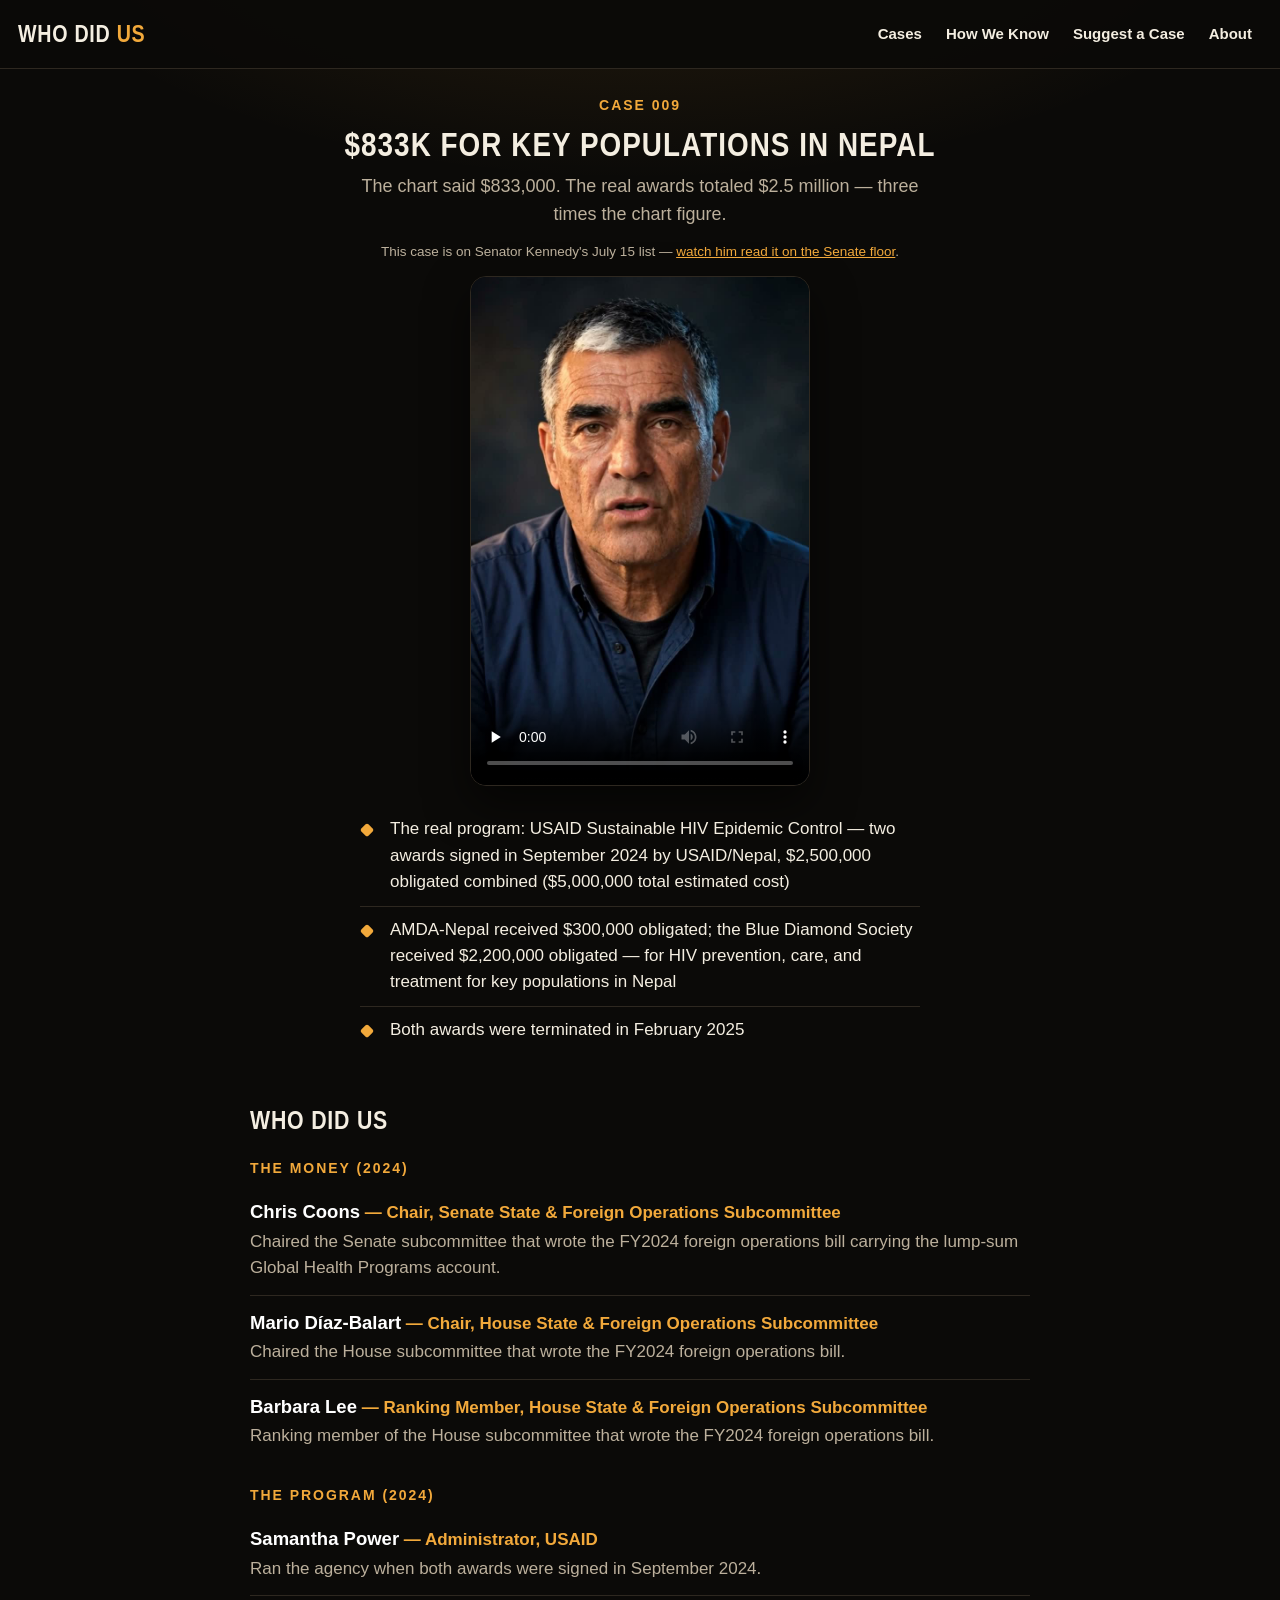
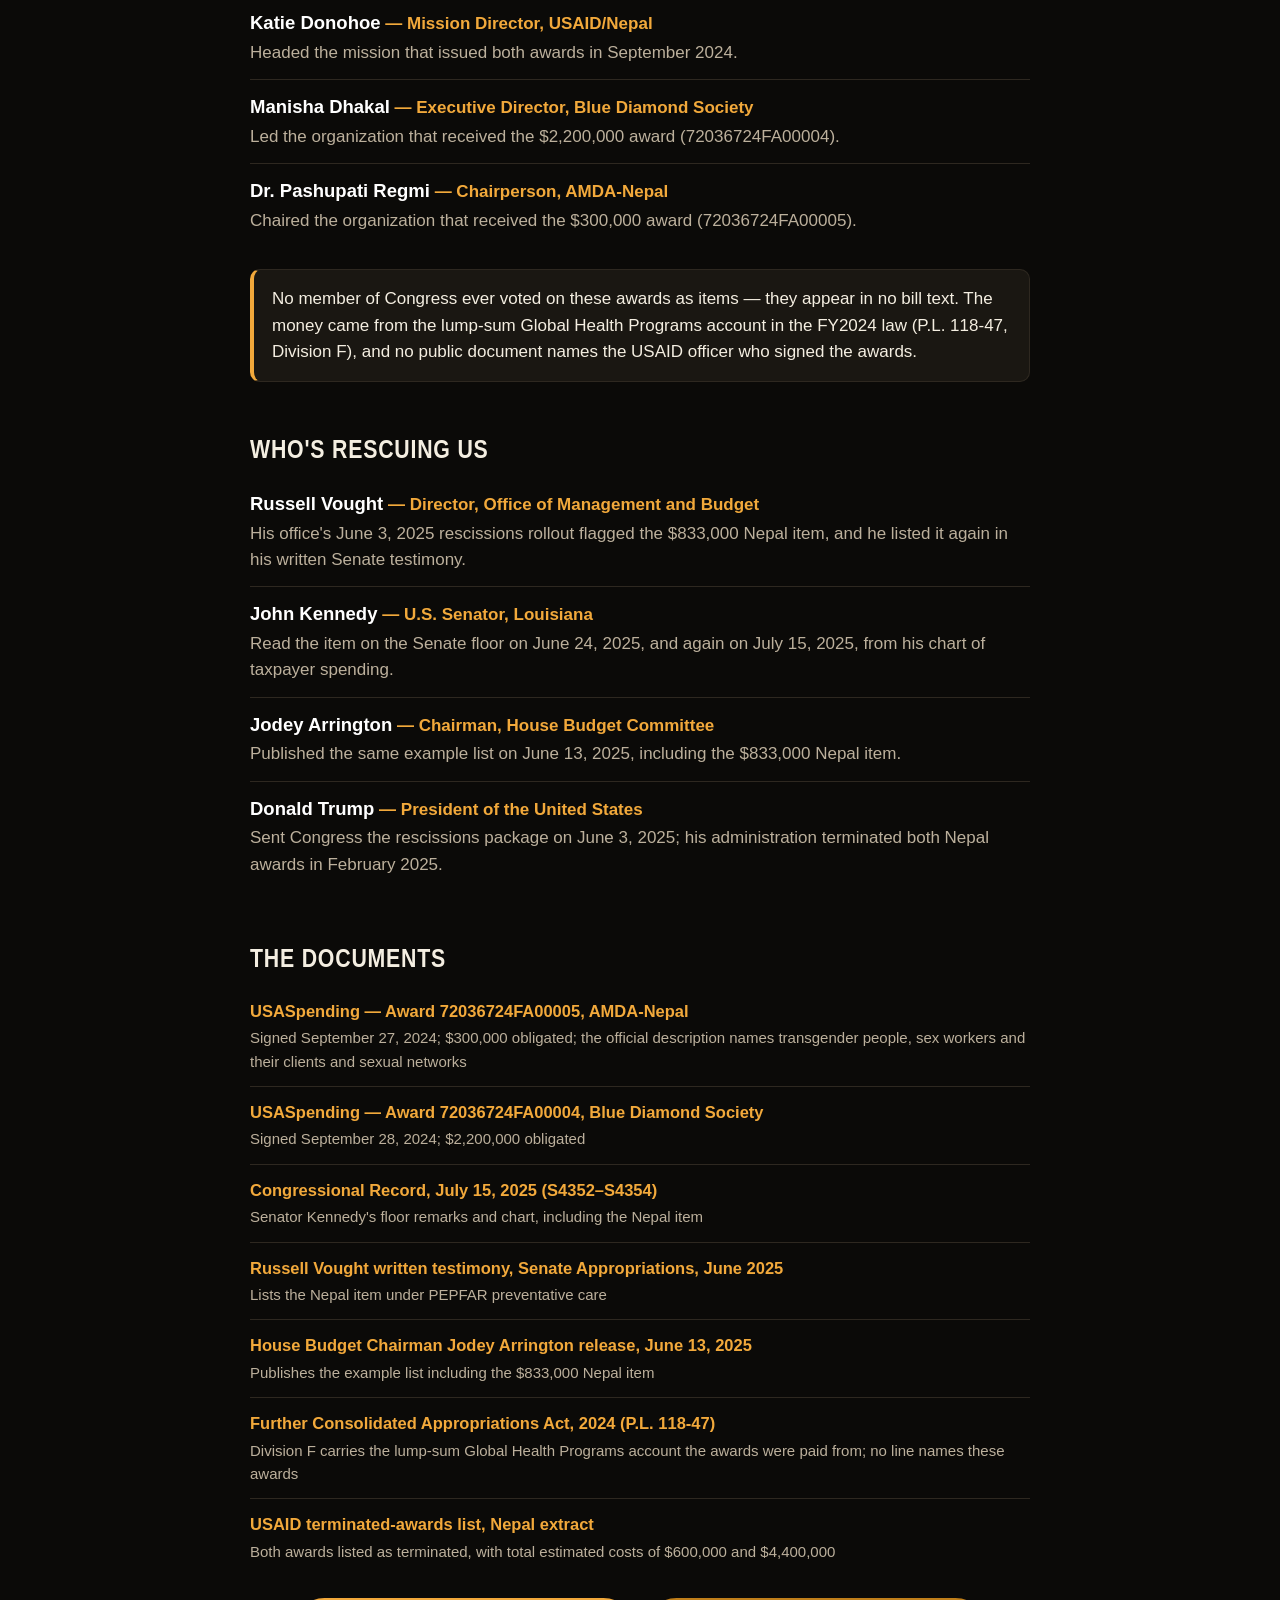
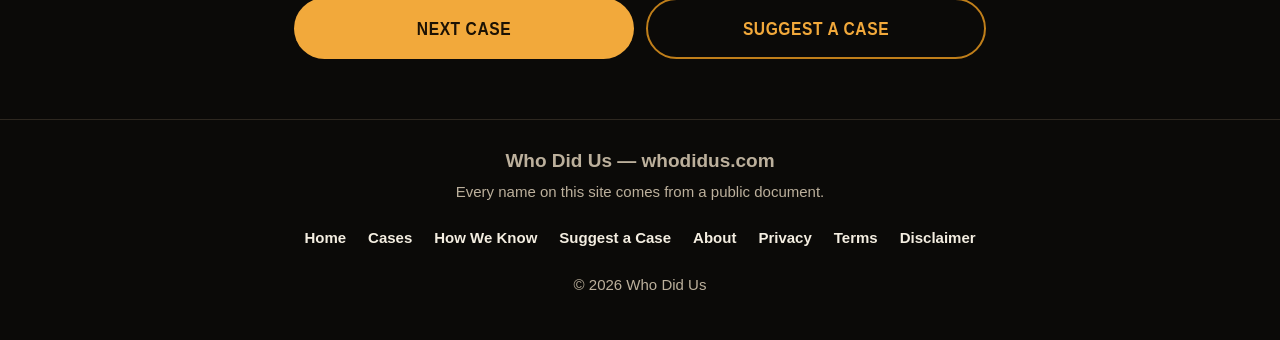
<file: case-009.html>
<!DOCTYPE html>
<html lang="en">
<head>
<meta charset="UTF-8">
<meta name="viewport" content="width=device-width, initial-scale=1.0">
<title>Case 009 — $833K for Key Populations in Nepal | Who Did Us</title>
<meta name="description" content="The chart said $833,000 for key populations in Nepal. The real USAID awards totaled $2.5 million obligated. These are the names, from the documents.">
<link rel="stylesheet" href="styles.css">
<link rel="icon" href="favicon.svg" type="image/svg+xml">
</head>
<body>
<header class="site-header">
  <a class="logo" href="index.html" aria-label="Who Did Us — home">Who Did <span>Us</span></a>
  <nav class="nav">
    <a href="index.html#cases">Cases</a>
    <a href="how-we-know.html">How We Know</a>
    <a href="suggest-a-case.html">Suggest a Case</a>
    <a href="about.html">About</a>
  </nav>
</header>
<main>
  <section class="section wrap">
    <p class="eyebrow center">Case 009</p>
    <h1 class="center">$833K for Key Populations in Nepal</h1>
    <p class="lead center">The chart said $833,000. The real awards totaled $2.5 million — three times the chart figure.</p>
    <p class="tiny center">This case is on Senator Kennedy's July 15 list — <a href="index.html#kennedy-speech">watch him read it on the Senate floor</a>.</p>
    <div class="video-box video-md">
      <video controls preload="none" playsinline poster="media/case-009-poster.jpg" src="media/case-009.mp4" aria-label="Sam presents Case 009: key populations in Nepal"></video>
    </div>
    <ul class="points">
      <li>The real program: USAID Sustainable HIV Epidemic Control — two awards signed in September 2024 by USAID/Nepal, $2,500,000 obligated combined ($5,000,000 total estimated cost)</li>
      <li>AMDA-Nepal received $300,000 obligated; the Blue Diamond Society received $2,200,000 obligated — for HIV prevention, care, and treatment for key populations in Nepal</li>
      <li>Both awards were terminated in February 2025</li>
    </ul>
  </section>

  <section class="section wrap">
    <h2>Who did us</h2>

    <p class="group-label">The money (2024)</p>
    <ul class="names">
      <li><span class="who"><strong>Chris Coons</strong></span> <span class="role">— Chair, Senate State &amp; Foreign Operations Subcommittee</span>
        <span class="did">Chaired the Senate subcommittee that wrote the FY2024 foreign operations bill carrying the lump-sum Global Health Programs account.</span></li>
      <li><span class="who"><strong>Mario Díaz-Balart</strong></span> <span class="role">— Chair, House State &amp; Foreign Operations Subcommittee</span>
        <span class="did">Chaired the House subcommittee that wrote the FY2024 foreign operations bill.</span></li>
      <li><span class="who"><strong>Barbara Lee</strong></span> <span class="role">— Ranking Member, House State &amp; Foreign Operations Subcommittee</span>
        <span class="did">Ranking member of the House subcommittee that wrote the FY2024 foreign operations bill.</span></li>
    </ul>

    <p class="group-label">The program (2024)</p>
    <ul class="names">
      <li><span class="who"><strong>Samantha Power</strong></span> <span class="role">— Administrator, USAID</span>
        <span class="did">Ran the agency when both awards were signed in September 2024.</span></li>
      <li><span class="who"><strong>Katie Donohoe</strong></span> <span class="role">— Mission Director, USAID/Nepal</span>
        <span class="did">Headed the mission that issued both awards in September 2024.</span></li>
      <li><span class="who"><strong>Manisha Dhakal</strong></span> <span class="role">— Executive Director, Blue Diamond Society</span>
        <span class="did">Led the organization that received the $2,200,000 award (72036724FA00004).</span></li>
      <li><span class="who"><strong>Dr. Pashupati Regmi</strong></span> <span class="role">— Chairperson, AMDA-Nepal</span>
        <span class="did">Chaired the organization that received the $300,000 award (72036724FA00005).</span></li>
    </ul>

    <div class="fact">No member of Congress ever voted on these awards as items — they appear in no bill text. The money came from the lump-sum Global Health Programs account in the FY2024 law (P.L. 118-47, Division F), and no public document names the USAID officer who signed the awards.</div>
  </section>

  <section class="section wrap">
    <h2>Who's rescuing us</h2>
    <ul class="names">
      <li><span class="who"><strong>Russell Vought</strong></span> <span class="role">— Director, Office of Management and Budget</span>
        <span class="did">His office's June 3, 2025 rescissions rollout flagged the $833,000 Nepal item, and he listed it again in his written Senate testimony.</span></li>
      <li><span class="who"><strong>John Kennedy</strong></span> <span class="role">— U.S. Senator, Louisiana</span>
        <span class="did">Read the item on the Senate floor on June 24, 2025, and again on July 15, 2025, from his chart of taxpayer spending.</span></li>
      <li><span class="who"><strong>Jodey Arrington</strong></span> <span class="role">— Chairman, House Budget Committee</span>
        <span class="did">Published the same example list on June 13, 2025, including the $833,000 Nepal item.</span></li>
      <li><span class="who"><strong>Donald Trump</strong></span> <span class="role">— President of the United States</span>
        <span class="did">Sent Congress the rescissions package on June 3, 2025; his administration terminated both Nepal awards in February 2025.</span></li>
    </ul>
  </section>

  <section class="section wrap">
    <h2>The documents</h2>
    <ul class="docs">
      <li><a href="https://www.usaspending.gov/award/ASST_NON_72036724FA00005_072" target="_blank" rel="noopener">USASpending — Award 72036724FA00005, AMDA-Nepal<span class="shows">Signed September 27, 2024; $300,000 obligated; the official description names transgender people, sex workers and their clients and sexual networks</span></a></li>
      <li><a href="https://www.usaspending.gov/award/ASST_NON_72036724FA00004_072" target="_blank" rel="noopener">USASpending — Award 72036724FA00004, Blue Diamond Society<span class="shows">Signed September 28, 2024; $2,200,000 obligated</span></a></li>
      <li><a href="https://www.govinfo.gov/content/pkg/CREC-2025-07-15/html/CREC-2025-07-15-pt1-PgS4352-3.htm" target="_blank" rel="noopener">Congressional Record, July 15, 2025 (S4352–S4354)<span class="shows">Senator Kennedy's floor remarks and chart, including the Nepal item</span></a></li>
      <li><a href="https://www.appropriations.senate.gov/imo/media/doc/director_vought_testimony.pdf" target="_blank" rel="noopener">Russell Vought written testimony, Senate Appropriations, June 2025<span class="shows">Lists the Nepal item under PEPFAR preventative care</span></a></li>
      <li><a href="https://arrington.house.gov/news/documentsingle.aspx?DocumentID=3821" target="_blank" rel="noopener">House Budget Chairman Jodey Arrington release, June 13, 2025<span class="shows">Publishes the example list including the $833,000 Nepal item</span></a></li>
      <li><a href="https://www.congress.gov/118/plaws/publ47/PLAW-118publ47.pdf" target="_blank" rel="noopener">Further Consolidated Appropriations Act, 2024 (P.L. 118-47)<span class="shows">Division F carries the lump-sum Global Health Programs account the awards were paid from; no line names these awards</span></a></li>
      <li><a href="https://www.scribd.com/document/854979121/USAID-Terminated-project-of-Nepal" target="_blank" rel="noopener">USAID terminated-awards list, Nepal extract<span class="shows">Both awards listed as terminated, with total estimated costs of $600,000 and $4,400,000</span></a></li>
    </ul>
    <div class="btn-row">
      <a class="btn btn-primary" href="case-010.html">Next case</a>
      <a class="btn btn-ghost" href="suggest-a-case.html">Suggest a case</a>
    </div>
  </section>
</main>
<footer class="site-footer">
  <p class="brand">Who Did Us — whodidus.com</p>
  <p>Every name on this site comes from a public document.</p>
  <nav class="footer-links">
    <a href="index.html">Home</a>
    <a href="index.html#cases">Cases</a>
    <a href="how-we-know.html">How We Know</a>
    <a href="suggest-a-case.html">Suggest a Case</a>
    <a href="about.html">About</a>
    <a href="privacy.html">Privacy</a>
    <a href="terms.html">Terms</a>
    <a href="disclaimer.html">Disclaimer</a>
  </nav>
  <p>© 2026 Who Did Us</p>
</footer>
</body>
</html>
</file>
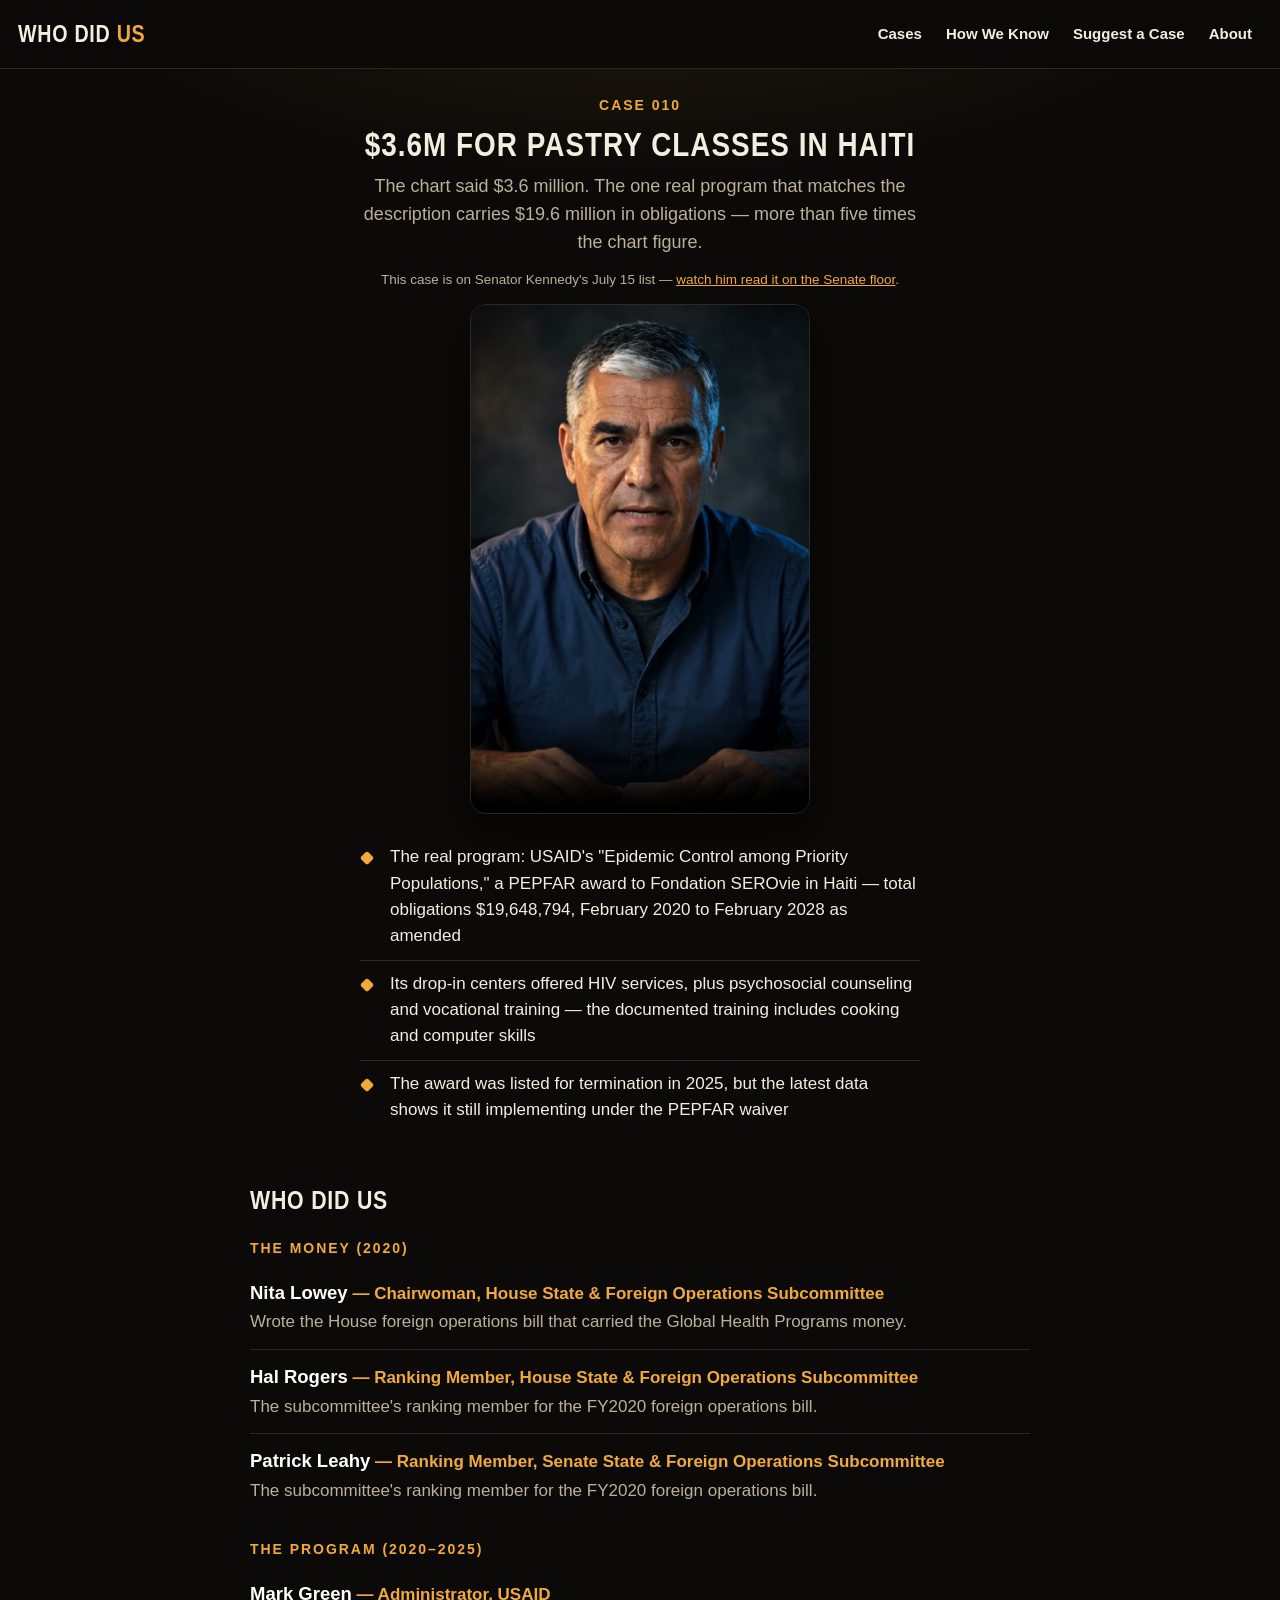
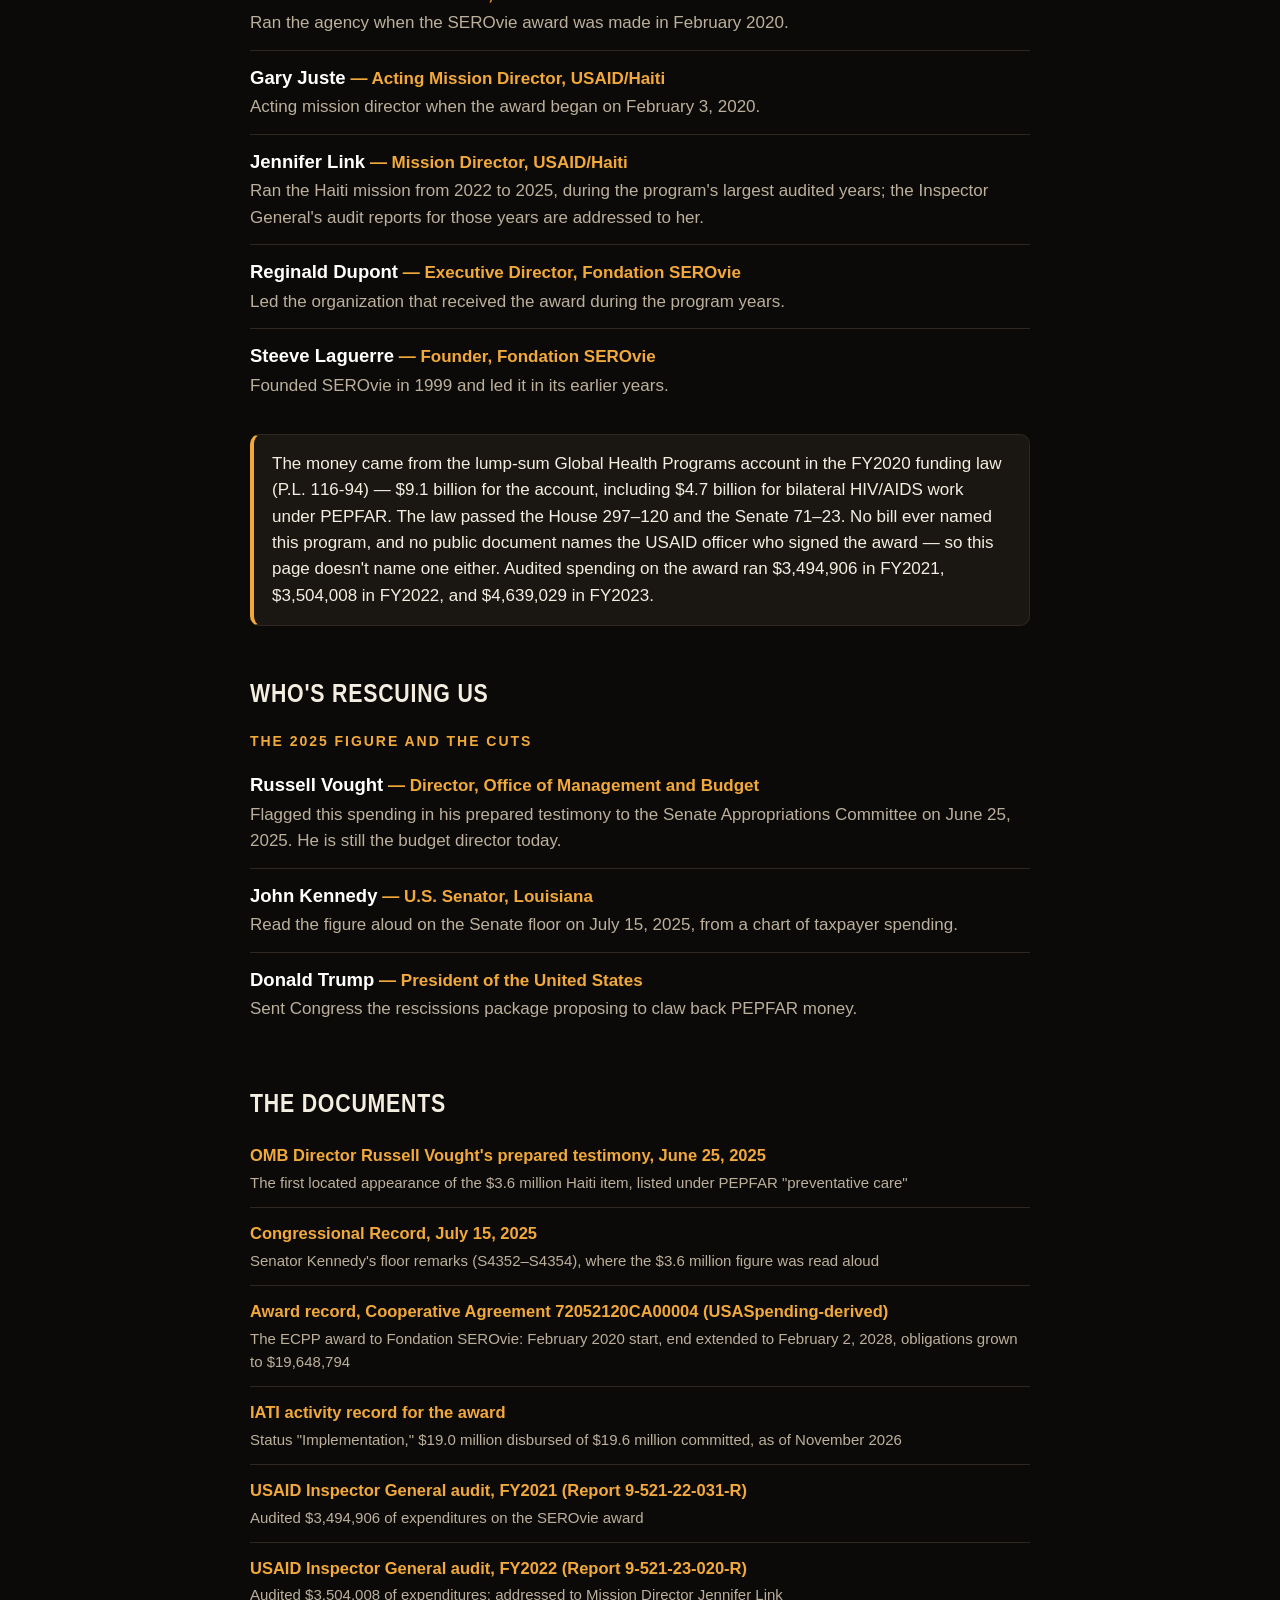
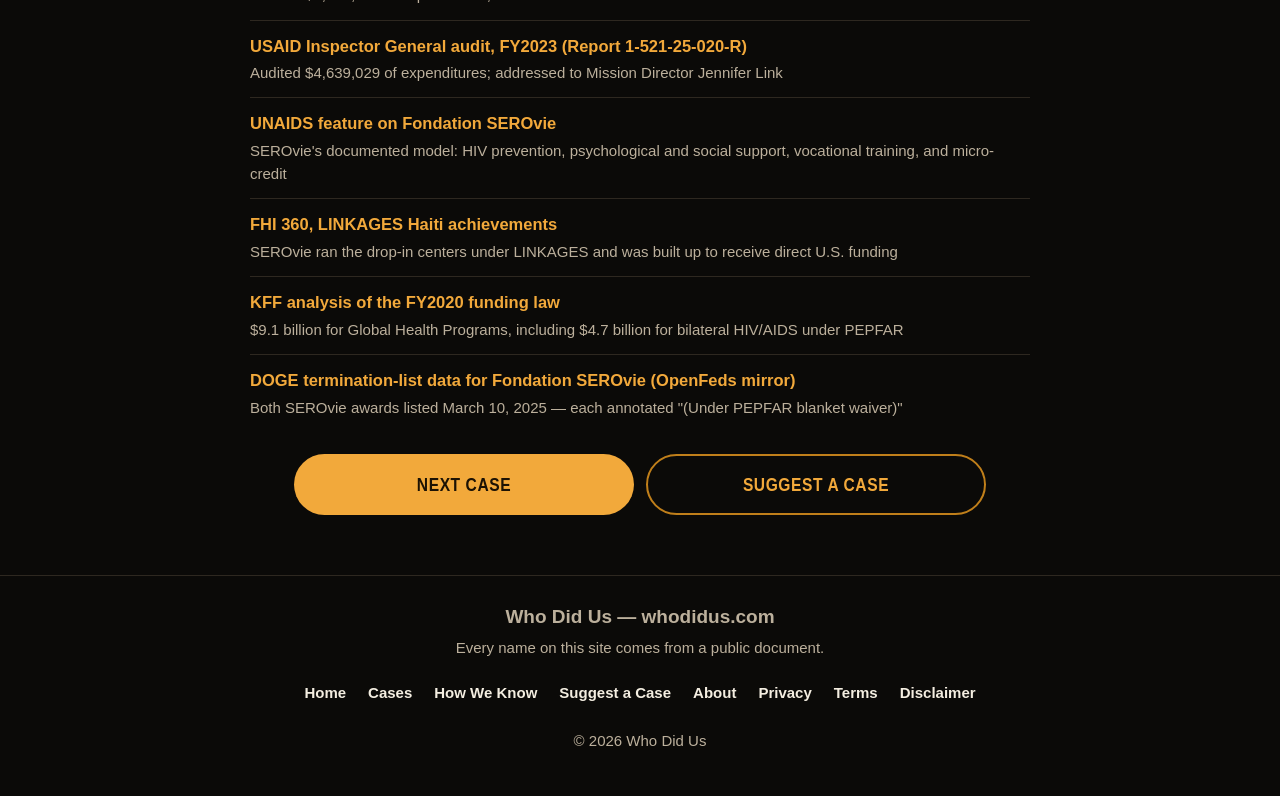
<file: case-010.html>
<!DOCTYPE html>
<html lang="en">
<head>
<meta charset="UTF-8">
<meta name="viewport" content="width=device-width, initial-scale=1.0">
<title>Case 010 — $3.6M for Pastry Classes in Haiti | Who Did Us</title>
<meta name="description" content="The chart said $3.6 million for pastry classes in Haiti. The one real program that matches — USAID's Epidemic Control among Priority Populations award to Fondation SEROvie — carries $19.6 million in obligations. These are the names, from the documents.">
<link rel="stylesheet" href="styles.css">
<link rel="icon" href="favicon.svg" type="image/svg+xml">
</head>
<body>
<header class="site-header">
  <a class="logo" href="index.html" aria-label="Who Did Us — home">Who Did <span>Us</span></a>
  <nav class="nav">
    <a href="index.html#cases">Cases</a>
    <a href="how-we-know.html">How We Know</a>
    <a href="suggest-a-case.html">Suggest a Case</a>
    <a href="about.html">About</a>
  </nav>
</header>
<main>
  <section class="section wrap">
    <p class="eyebrow center">Case 010</p>
    <h1 class="center">$3.6M for Pastry Classes in Haiti</h1>
    <p class="lead center">The chart said $3.6 million. The one real program that matches the description carries $19.6 million in obligations — more than five times the chart figure.</p>
    <p class="tiny center">This case is on Senator Kennedy's July 15 list — <a href="index.html#kennedy-speech">watch him read it on the Senate floor</a>.</p>
    <div class="video-box video-md">
      <video controls preload="none" playsinline poster="media/case-010-poster.jpg" src="media/case-010.mp4" aria-label="Sam presents Case 010: pastry classes in Haiti"></video>
    </div>
    <ul class="points">
      <li>The real program: USAID's "Epidemic Control among Priority Populations," a PEPFAR award to Fondation SEROvie in Haiti — total obligations $19,648,794, February 2020 to February 2028 as amended</li>
      <li>Its drop-in centers offered HIV services, plus psychosocial counseling and vocational training — the documented training includes cooking and computer skills</li>
      <li>The award was listed for termination in 2025, but the latest data shows it still implementing under the PEPFAR waiver</li>
    </ul>
  </section>

  <section class="section wrap">
    <h2>Who did us</h2>

    <p class="group-label">The money (2020)</p>
    <ul class="names">
      <li><span class="who"><strong>Nita Lowey</strong></span> <span class="role">— Chairwoman, House State &amp; Foreign Operations Subcommittee</span>
        <span class="did">Wrote the House foreign operations bill that carried the Global Health Programs money.</span></li>
      <li><span class="who"><strong>Hal Rogers</strong></span> <span class="role">— Ranking Member, House State &amp; Foreign Operations Subcommittee</span>
        <span class="did">The subcommittee's ranking member for the FY2020 foreign operations bill.</span></li>
      <li><span class="who"><strong>Patrick Leahy</strong></span> <span class="role">— Ranking Member, Senate State &amp; Foreign Operations Subcommittee</span>
        <span class="did">The subcommittee's ranking member for the FY2020 foreign operations bill.</span></li>
    </ul>

    <p class="group-label">The program (2020–2025)</p>
    <ul class="names">
      <li><span class="who"><strong>Mark Green</strong></span> <span class="role">— Administrator, USAID</span>
        <span class="did">Ran the agency when the SEROvie award was made in February 2020.</span></li>
      <li><span class="who"><strong>Gary Juste</strong></span> <span class="role">— Acting Mission Director, USAID/Haiti</span>
        <span class="did">Acting mission director when the award began on February 3, 2020.</span></li>
      <li><span class="who"><strong>Jennifer Link</strong></span> <span class="role">— Mission Director, USAID/Haiti</span>
        <span class="did">Ran the Haiti mission from 2022 to 2025, during the program's largest audited years; the Inspector General's audit reports for those years are addressed to her.</span></li>
      <li><span class="who"><strong>Reginald Dupont</strong></span> <span class="role">— Executive Director, Fondation SEROvie</span>
        <span class="did">Led the organization that received the award during the program years.</span></li>
      <li><span class="who"><strong>Steeve Laguerre</strong></span> <span class="role">— Founder, Fondation SEROvie</span>
        <span class="did">Founded SEROvie in 1999 and led it in its earlier years.</span></li>
    </ul>

    <div class="fact">The money came from the lump-sum Global Health Programs account in the FY2020 funding law (P.L. 116-94) — $9.1 billion for the account, including $4.7 billion for bilateral HIV/AIDS work under PEPFAR. The law passed the House 297–120 and the Senate 71–23. No bill ever named this program, and no public document names the USAID officer who signed the award — so this page doesn't name one either. Audited spending on the award ran $3,494,906 in FY2021, $3,504,008 in FY2022, and $4,639,029 in FY2023.</div>
  </section>

  <section class="section wrap">
    <h2>Who's rescuing us</h2>

    <p class="group-label">The 2025 figure and the cuts</p>
    <ul class="names">
      <li><span class="who"><strong>Russell Vought</strong></span> <span class="role">— Director, Office of Management and Budget</span>
        <span class="did">Flagged this spending in his prepared testimony to the Senate Appropriations Committee on June 25, 2025. He is still the budget director today.</span></li>
      <li><span class="who"><strong>John Kennedy</strong></span> <span class="role">— U.S. Senator, Louisiana</span>
        <span class="did">Read the figure aloud on the Senate floor on July 15, 2025, from a chart of taxpayer spending.</span></li>
      <li><span class="who"><strong>Donald Trump</strong></span> <span class="role">— President of the United States</span>
        <span class="did">Sent Congress the rescissions package proposing to claw back PEPFAR money.</span></li>
    </ul>
  </section>

  <section class="section wrap">
    <h2>The documents</h2>
    <ul class="docs">
      <li><a href="https://www.appropriations.senate.gov/imo/media/doc/director_vought_testimony.pdf" target="_blank" rel="noopener">OMB Director Russell Vought's prepared testimony, June 25, 2025<span class="shows">The first located appearance of the $3.6 million Haiti item, listed under PEPFAR "preventative care"</span></a></li>
      <li><a href="https://www.govinfo.gov/content/pkg/CREC-2025-07-15/html/CREC-2025-07-15-pt1-PgS4352-3.htm" target="_blank" rel="noopener">Congressional Record, July 15, 2025<span class="shows">Senator Kennedy's floor remarks (S4352–S4354), where the $3.6 million figure was read aloud</span></a></li>
      <li><a href="https://www.highergov.com/grant/72052120CA00004/" target="_blank" rel="noopener">Award record, Cooperative Agreement 72052120CA00004 (USASpending-derived)<span class="shows">The ECPP award to Fondation SEROvie: February 2020 start, end extended to February 2, 2028, obligations grown to $19,648,794</span></a></li>
      <li><a href="http://d-portal.org/q.html?aid=US-GOV-1-72052120CA00004" target="_blank" rel="noopener">IATI activity record for the award<span class="shows">Status "Implementation," $19.0 million disbursed of $19.6 million committed, as of November 2026</span></a></li>
      <li><a href="https://www.oversight.gov/node/120013" target="_blank" rel="noopener">USAID Inspector General audit, FY2021 (Report 9-521-22-031-R)<span class="shows">Audited $3,494,906 of expenditures on the SEROvie award</span></a></li>
      <li><a href="https://www.oversight.gov/sites/default/files/oig-reports/USAID/9-521-23-020-R0.pdf" target="_blank" rel="noopener">USAID Inspector General audit, FY2022 (Report 9-521-23-020-R)<span class="shows">Audited $3,504,008 of expenditures; addressed to Mission Director Jennifer Link</span></a></li>
      <li><a href="https://oig.usaid.gov/sites/default/files/2025-05/1-521-25-020-R.pdf" target="_blank" rel="noopener">USAID Inspector General audit, FY2023 (Report 1-521-25-020-R)<span class="shows">Audited $4,639,029 of expenditures; addressed to Mission Director Jennifer Link</span></a></li>
      <li><a href="https://www.unaids.org/es/node/34048" target="_blank" rel="noopener">UNAIDS feature on Fondation SEROvie<span class="shows">SEROvie's documented model: HIV prevention, psychological and social support, vocational training, and micro-credit</span></a></li>
      <li><a href="https://www.fhi360.org/wp-content/uploads/drupal/documents/resource-linkages-haiti-achievements.pdf" target="_blank" rel="noopener">FHI 360, LINKAGES Haiti achievements<span class="shows">SEROvie ran the drop-in centers under LINKAGES and was built up to receive direct U.S. funding</span></a></li>
      <li><a href="https://www.kff.org/global-health-policy/global-health-funding-in-the-fy-2020-conference-agreement/" target="_blank" rel="noopener">KFF analysis of the FY2020 funding law<span class="shows">$9.1 billion for Global Health Programs, including $4.7 billion for bilateral HIV/AIDS under PEPFAR</span></a></li>
      <li><a href="https://www.openfeds.org/doge/recipients/fondation-serovie" target="_blank" rel="noopener">DOGE termination-list data for Fondation SEROvie (OpenFeds mirror)<span class="shows">Both SEROvie awards listed March 10, 2025 — each annotated "(Under PEPFAR blanket waiver)"</span></a></li>
    </ul>
    <div class="btn-row">
      <a class="btn btn-primary" href="case-011.html">Next case</a>
      <a class="btn btn-ghost" href="suggest-a-case.html">Suggest a case</a>
    </div>
  </section>
</main>
<footer class="site-footer">
  <p class="brand">Who Did Us — whodidus.com</p>
  <p>Every name on this site comes from a public document.</p>
  <nav class="footer-links">
    <a href="index.html">Home</a>
    <a href="index.html#cases">Cases</a>
    <a href="how-we-know.html">How We Know</a>
    <a href="suggest-a-case.html">Suggest a Case</a>
    <a href="about.html">About</a>
    <a href="privacy.html">Privacy</a>
    <a href="terms.html">Terms</a>
    <a href="disclaimer.html">Disclaimer</a>
  </nav>
  <p>© 2026 Who Did Us</p>
</footer>
</body>
</html>
</file>
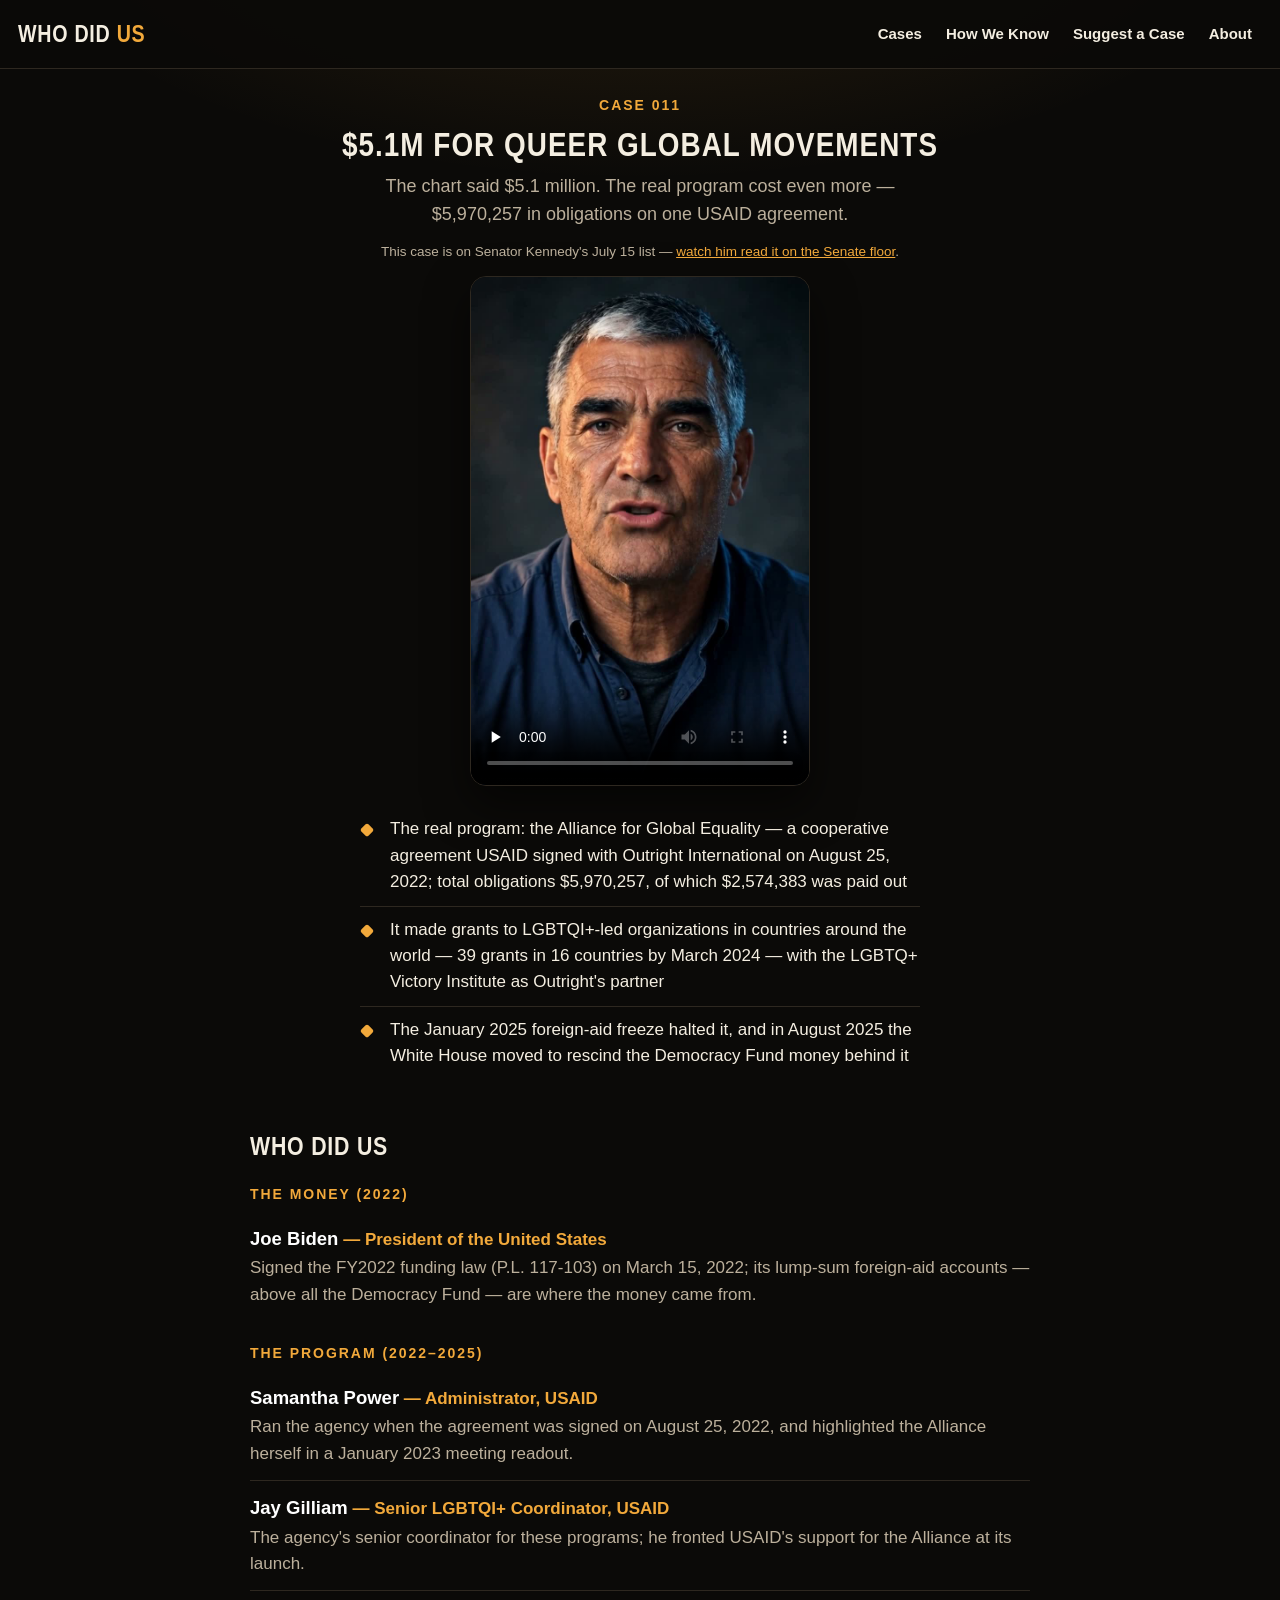
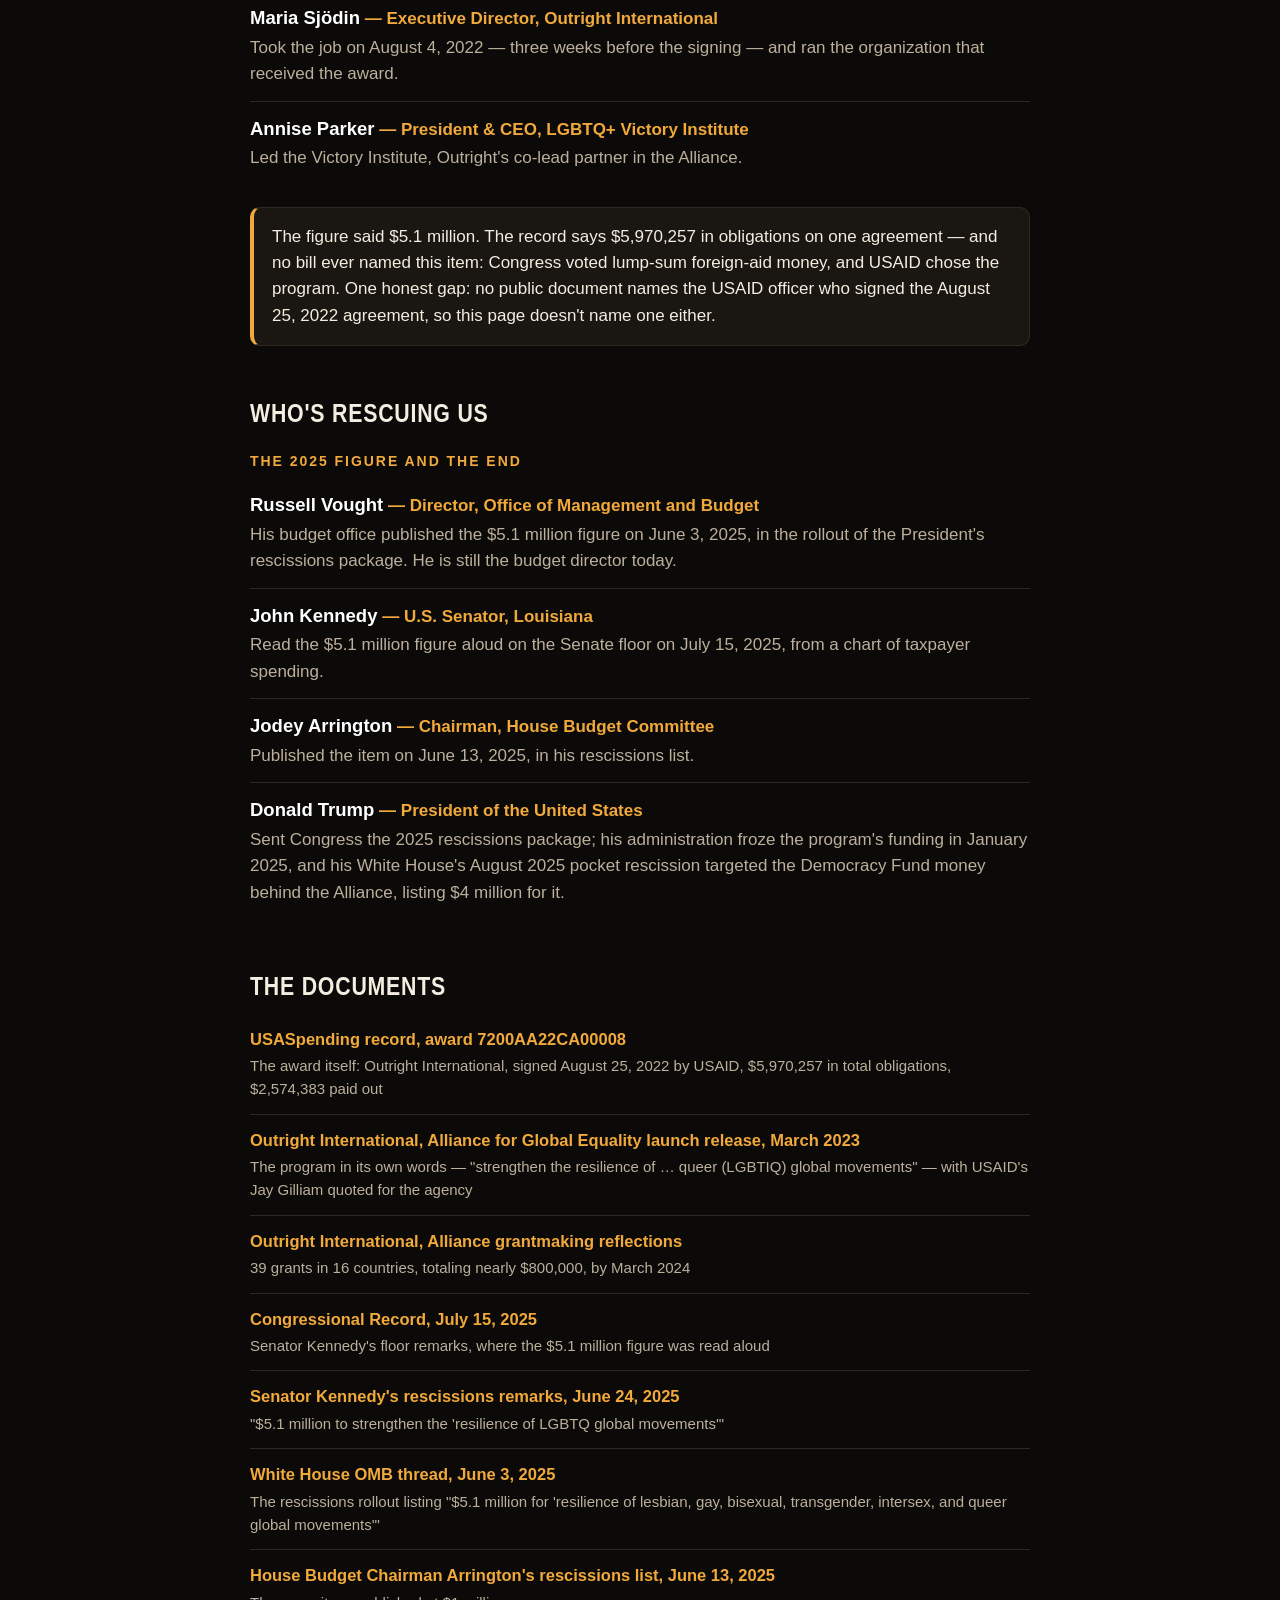
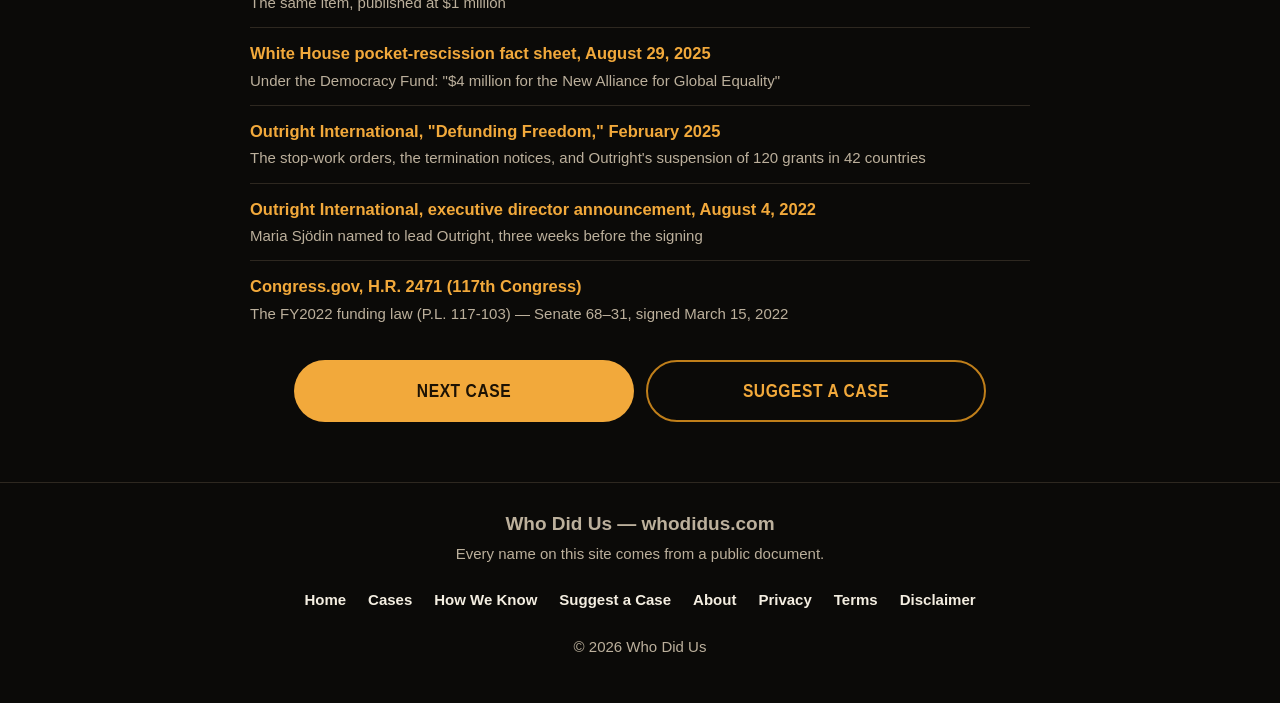
<file: case-011.html>
<!DOCTYPE html>
<html lang="en">
<head>
<meta charset="UTF-8">
<meta name="viewport" content="width=device-width, initial-scale=1.0">
<title>Case 011 — $5.1M for Queer Global Movements | Who Did Us</title>
<meta name="description" content="The chart said $5.1 million for queer global movements. The real program — USAID's Alliance for Global Equality, run by Outright International — cost $5,970,257. These are the names, from the documents.">
<link rel="stylesheet" href="styles.css">
<link rel="icon" href="favicon.svg" type="image/svg+xml">
</head>
<body>
<header class="site-header">
  <a class="logo" href="index.html" aria-label="Who Did Us — home">Who Did <span>Us</span></a>
  <nav class="nav">
    <a href="index.html#cases">Cases</a>
    <a href="how-we-know.html">How We Know</a>
    <a href="suggest-a-case.html">Suggest a Case</a>
    <a href="about.html">About</a>
  </nav>
</header>
<main>
  <section class="section wrap">
    <p class="eyebrow center">Case 011</p>
    <h1 class="center">$5.1M for Queer Global Movements</h1>
    <p class="lead center">The chart said $5.1 million. The real program cost even more — $5,970,257 in obligations on one USAID agreement.</p>
    <p class="tiny center">This case is on Senator Kennedy's July 15 list — <a href="index.html#kennedy-speech">watch him read it on the Senate floor</a>.</p>
    <div class="video-box video-md">
      <video controls preload="none" playsinline poster="media/case-011-poster.jpg" src="media/case-011.mp4" aria-label="Sam presents Case 011: queer global movements"></video>
    </div>
    <ul class="points">
      <li>The real program: the Alliance for Global Equality — a cooperative agreement USAID signed with Outright International on August 25, 2022; total obligations $5,970,257, of which $2,574,383 was paid out</li>
      <li>It made grants to LGBTQI+-led organizations in countries around the world — 39 grants in 16 countries by March 2024 — with the LGBTQ+ Victory Institute as Outright's partner</li>
      <li>The January 2025 foreign-aid freeze halted it, and in August 2025 the White House moved to rescind the Democracy Fund money behind it</li>
    </ul>
  </section>

  <section class="section wrap">
    <h2>Who did us</h2>

    <p class="group-label">The money (2022)</p>
    <ul class="names">
      <li><span class="who"><strong>Joe Biden</strong></span> <span class="role">— President of the United States</span>
        <span class="did">Signed the FY2022 funding law (P.L. 117-103) on March 15, 2022; its lump-sum foreign-aid accounts — above all the Democracy Fund — are where the money came from.</span></li>
    </ul>

    <p class="group-label">The program (2022–2025)</p>
    <ul class="names">
      <li><span class="who"><strong>Samantha Power</strong></span> <span class="role">— Administrator, USAID</span>
        <span class="did">Ran the agency when the agreement was signed on August 25, 2022, and highlighted the Alliance herself in a January 2023 meeting readout.</span></li>
      <li><span class="who"><strong>Jay Gilliam</strong></span> <span class="role">— Senior LGBTQI+ Coordinator, USAID</span>
        <span class="did">The agency's senior coordinator for these programs; he fronted USAID's support for the Alliance at its launch.</span></li>
      <li><span class="who"><strong>Maria Sjödin</strong></span> <span class="role">— Executive Director, Outright International</span>
        <span class="did">Took the job on August 4, 2022 — three weeks before the signing — and ran the organization that received the award.</span></li>
      <li><span class="who"><strong>Annise Parker</strong></span> <span class="role">— President &amp; CEO, LGBTQ+ Victory Institute</span>
        <span class="did">Led the Victory Institute, Outright's co-lead partner in the Alliance.</span></li>
    </ul>

    <div class="fact">The figure said $5.1 million. The record says $5,970,257 in obligations on one agreement — and no bill ever named this item: Congress voted lump-sum foreign-aid money, and USAID chose the program. One honest gap: no public document names the USAID officer who signed the August 25, 2022 agreement, so this page doesn't name one either.</div>
  </section>

  <section class="section wrap">
    <h2>Who's rescuing us</h2>

    <p class="group-label">The 2025 figure and the end</p>
    <ul class="names">
      <li><span class="who"><strong>Russell Vought</strong></span> <span class="role">— Director, Office of Management and Budget</span>
        <span class="did">His budget office published the $5.1 million figure on June 3, 2025, in the rollout of the President's rescissions package. He is still the budget director today.</span></li>
      <li><span class="who"><strong>John Kennedy</strong></span> <span class="role">— U.S. Senator, Louisiana</span>
        <span class="did">Read the $5.1 million figure aloud on the Senate floor on July 15, 2025, from a chart of taxpayer spending.</span></li>
      <li><span class="who"><strong>Jodey Arrington</strong></span> <span class="role">— Chairman, House Budget Committee</span>
        <span class="did">Published the item on June 13, 2025, in his rescissions list.</span></li>
      <li><span class="who"><strong>Donald Trump</strong></span> <span class="role">— President of the United States</span>
        <span class="did">Sent Congress the 2025 rescissions package; his administration froze the program's funding in January 2025, and his White House's August 2025 pocket rescission targeted the Democracy Fund money behind the Alliance, listing $4 million for it.</span></li>
    </ul>
  </section>

  <section class="section wrap">
    <h2>The documents</h2>
    <ul class="docs">
      <li><a href="https://api.usaspending.gov/api/v2/awards/ASST_NON_7200AA22CA00008_072/" target="_blank" rel="noopener">USASpending record, award 7200AA22CA00008<span class="shows">The award itself: Outright International, signed August 25, 2022 by USAID, $5,970,257 in total obligations, $2,574,383 paid out</span></a></li>
      <li><a href="https://outrightinternational.org/USAID-pressrelease" target="_blank" rel="noopener">Outright International, Alliance for Global Equality launch release, March 2023<span class="shows">The program in its own words — "strengthen the resilience of … queer (LGBTIQ) global movements" — with USAID's Jay Gilliam quoted for the agency</span></a></li>
      <li><a href="https://outrightinternational.org/insights/alliance-global-equality-round-one-grantmaking-reflections" target="_blank" rel="noopener">Outright International, Alliance grantmaking reflections<span class="shows">39 grants in 16 countries, totaling nearly $800,000, by March 2024</span></a></li>
      <li><a href="https://www.govinfo.gov/content/pkg/CREC-2025-07-15/html/CREC-2025-07-15-pt1-PgS4352-3.htm" target="_blank" rel="noopener">Congressional Record, July 15, 2025<span class="shows">Senator Kennedy's floor remarks, where the $5.1 million figure was read aloud</span></a></li>
      <li><a href="https://www.kennedy.senate.gov/2025/06/24/2025-6-kennedy-on-rescissions-all-the-president-is-asking-us-to-do-is-cut-the-spending-porn-from-the-budget/" target="_blank" rel="noopener">Senator Kennedy's rescissions remarks, June 24, 2025<span class="shows">"$5.1 million to strengthen the 'resilience of LGBTQ global movements'"</span></a></li>
      <li><a href="https://threadreaderapp.com/thread/1929991228449312979.html" target="_blank" rel="noopener">White House OMB thread, June 3, 2025<span class="shows">The rescissions rollout listing "$5.1 million for 'resilience of lesbian, gay, bisexual, transgender, intersex, and queer global movements'"</span></a></li>
      <li><a href="https://arrington.house.gov/news/documentsingle.aspx?DocumentID=3821" target="_blank" rel="noopener">House Budget Chairman Arrington's rescissions list, June 13, 2025<span class="shows">The same item, published at $1 million</span></a></li>
      <li><a href="https://www.whitehouse.gov/briefings-statements/2025/08/historic-pocket-rescission-package-eliminates-woke-weaponized-and-wasteful-spending/?query-11-page=6" target="_blank" rel="noopener">White House pocket-rescission fact sheet, August 29, 2025<span class="shows">Under the Democracy Fund: "$4 million for the New Alliance for Global Equality"</span></a></li>
      <li><a href="https://outrightinternational.org/sites/default/files/2026-09/Outright_Defunding_Freedom_0.pdf" target="_blank" rel="noopener">Outright International, "Defunding Freedom," February 2025<span class="shows">The stop-work orders, the termination notices, and Outright's suspension of 120 grants in 42 countries</span></a></li>
      <li><a href="https://outrightinternational.org/press-release/outright-international-announces-selection-maria-sjodin-new-executive-director" target="_blank" rel="noopener">Outright International, executive director announcement, August 4, 2022<span class="shows">Maria Sjödin named to lead Outright, three weeks before the signing</span></a></li>
      <li><a href="https://www.congress.gov/bill/117th-congress/house-bill/2471?overview=closed" target="_blank" rel="noopener">Congress.gov, H.R. 2471 (117th Congress)<span class="shows">The FY2022 funding law (P.L. 117-103) — Senate 68–31, signed March 15, 2022</span></a></li>
    </ul>
    <div class="btn-row">
      <a class="btn btn-primary" href="case-012.html">Next case</a>
      <a class="btn btn-ghost" href="suggest-a-case.html">Suggest a case</a>
    </div>
  </section>
</main>
<footer class="site-footer">
  <p class="brand">Who Did Us — whodidus.com</p>
  <p>Every name on this site comes from a public document.</p>
  <nav class="footer-links">
    <a href="index.html">Home</a>
    <a href="index.html#cases">Cases</a>
    <a href="how-we-know.html">How We Know</a>
    <a href="suggest-a-case.html">Suggest a Case</a>
    <a href="about.html">About</a>
    <a href="privacy.html">Privacy</a>
    <a href="terms.html">Terms</a>
    <a href="disclaimer.html">Disclaimer</a>
  </nav>
  <p>© 2026 Who Did Us</p>
</footer>
</body>
</html>
</file>
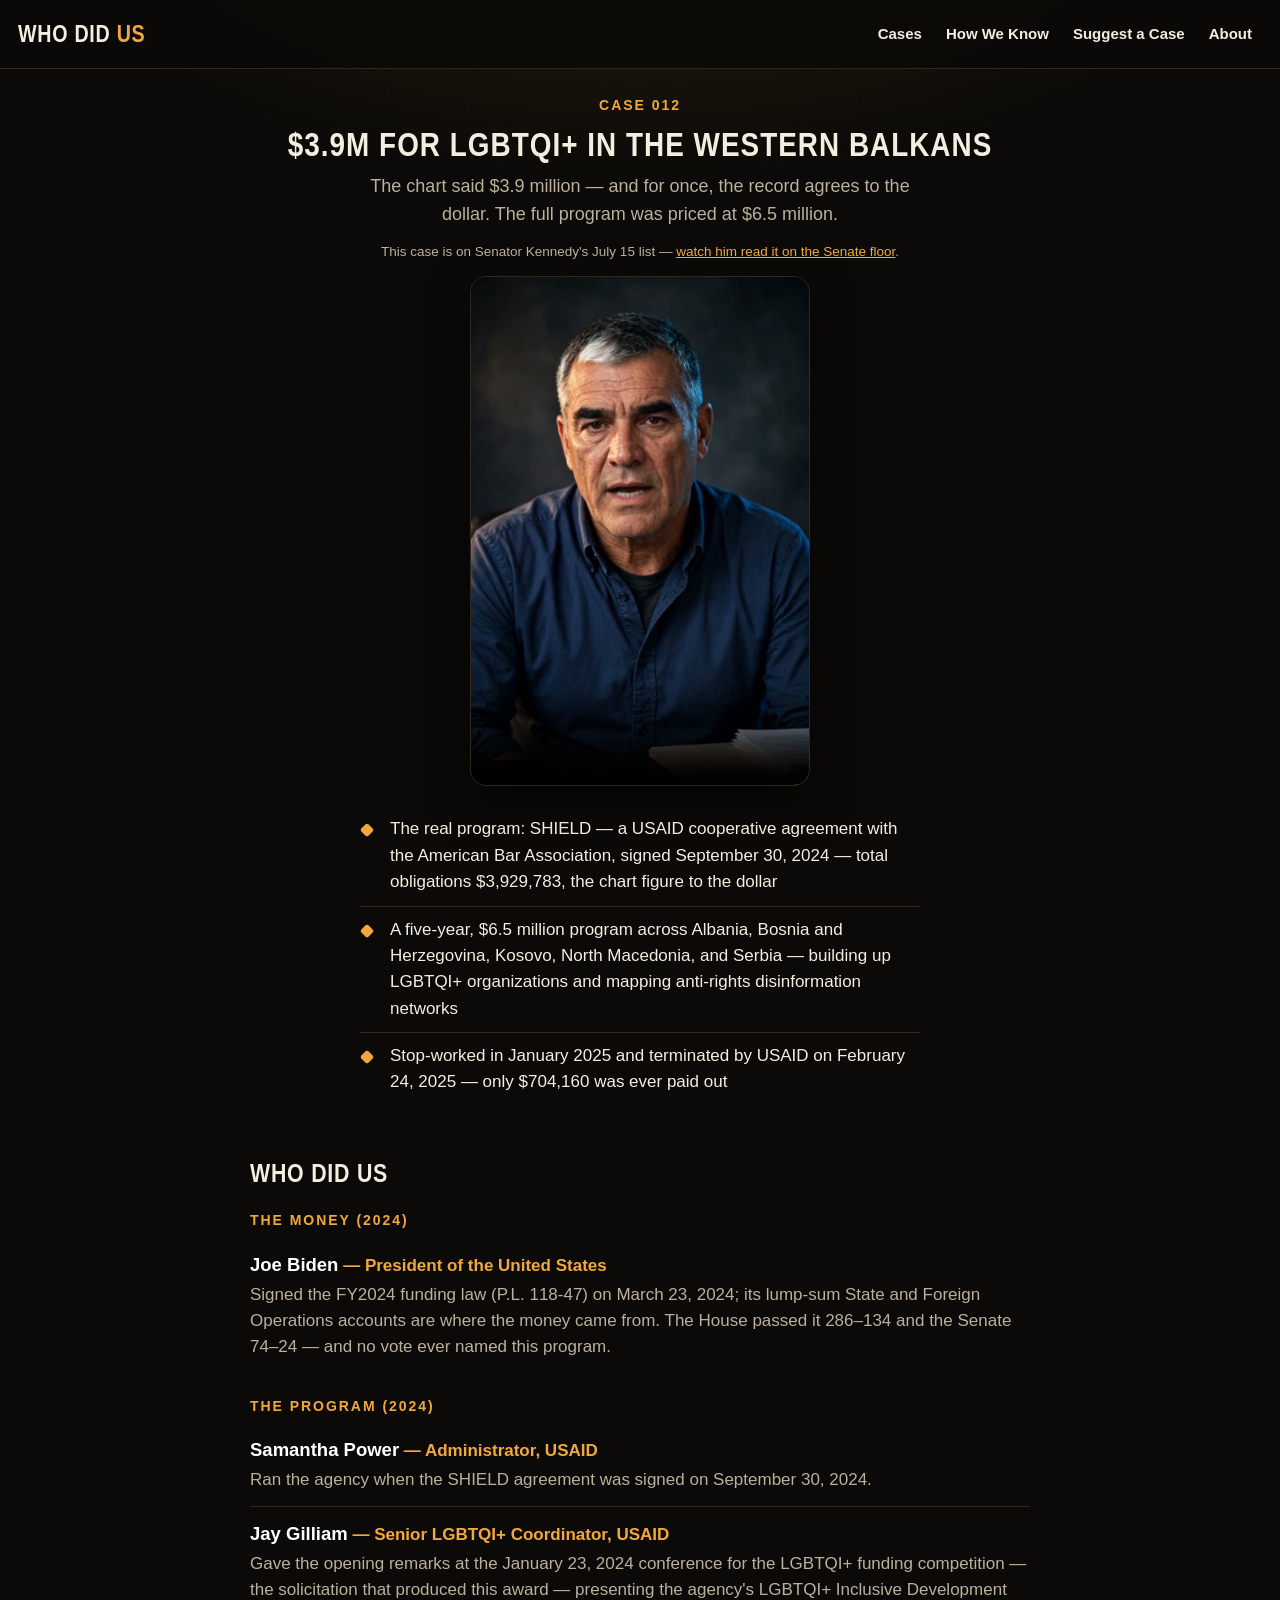
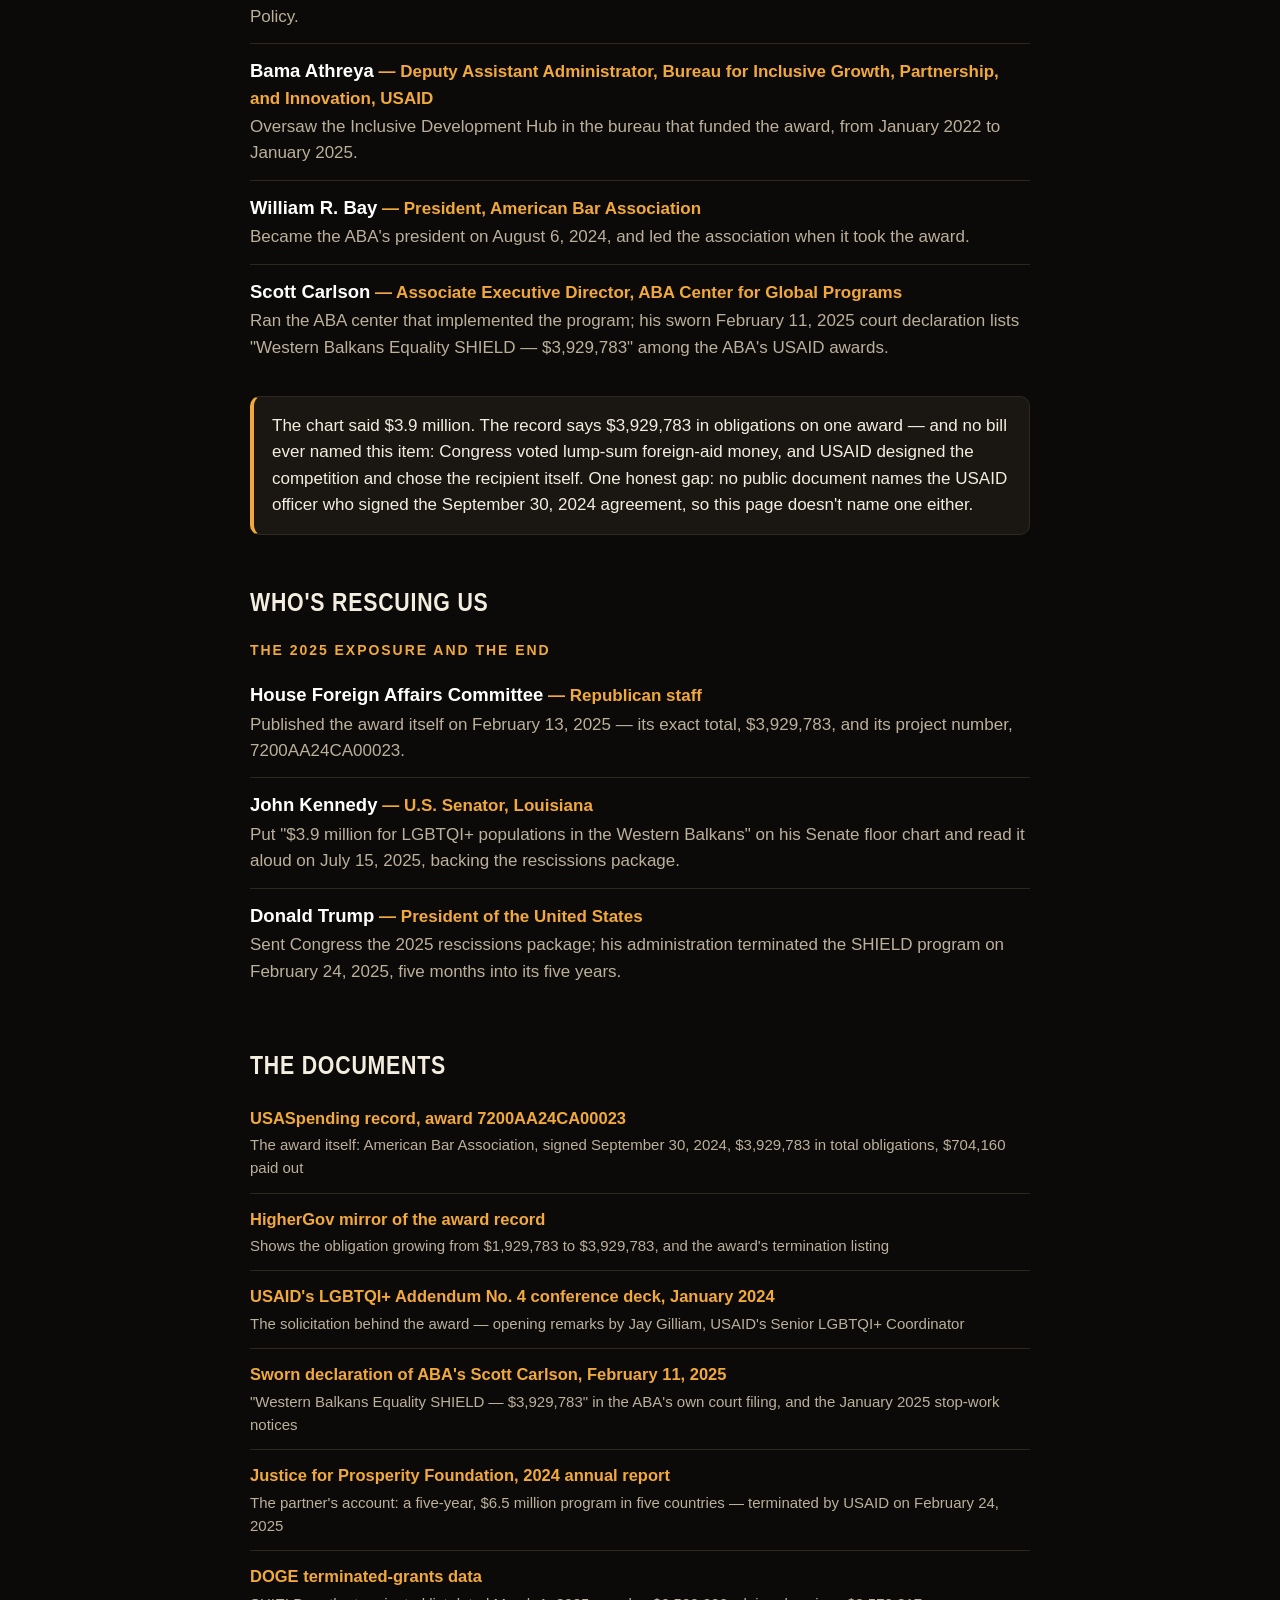
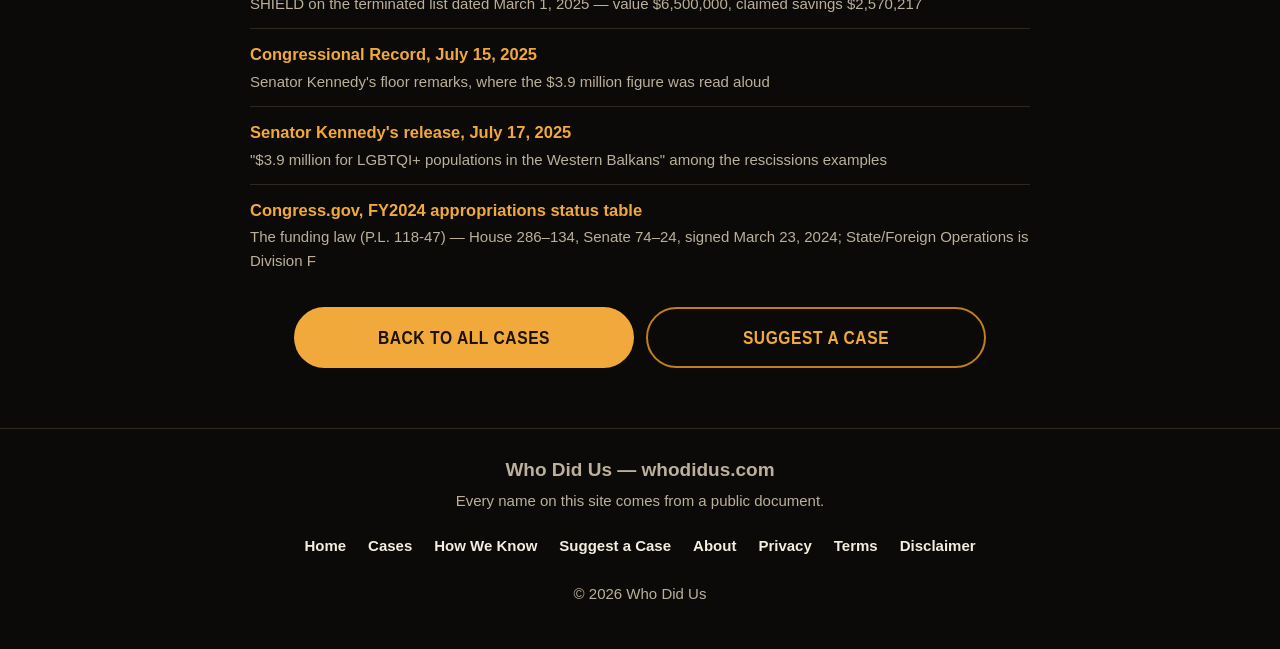
<file: case-012.html>
<!DOCTYPE html>
<html lang="en">
<head>
<meta charset="UTF-8">
<meta name="viewport" content="width=device-width, initial-scale=1.0">
<title>Case 012 — $3.9M for LGBTQI+ in the Western Balkans | Who Did Us</title>
<meta name="description" content="The chart said $3.9 million for LGBTQI+ in the Western Balkans — and the record agrees to the dollar. The real program, USAID's SHIELD award to the American Bar Association, was priced at $6.5 million. These are the names, from the documents.">
<link rel="stylesheet" href="styles.css">
<link rel="icon" href="favicon.svg" type="image/svg+xml">
</head>
<body>
<header class="site-header">
  <a class="logo" href="index.html" aria-label="Who Did Us — home">Who Did <span>Us</span></a>
  <nav class="nav">
    <a href="index.html#cases">Cases</a>
    <a href="how-we-know.html">How We Know</a>
    <a href="suggest-a-case.html">Suggest a Case</a>
    <a href="about.html">About</a>
  </nav>
</header>
<main>
  <section class="section wrap">
    <p class="eyebrow center">Case 012</p>
    <h1 class="center">$3.9M for LGBTQI+ in the Western Balkans</h1>
    <p class="lead center">The chart said $3.9 million — and for once, the record agrees to the dollar. The full program was priced at $6.5 million.</p>
    <p class="tiny center">This case is on Senator Kennedy's July 15 list — <a href="index.html#kennedy-speech">watch him read it on the Senate floor</a>.</p>
    <div class="video-box video-md">
      <video controls preload="none" playsinline poster="media/case-012-poster.jpg" src="media/case-012.mp4" aria-label="Sam presents Case 012: LGBTQI+ in the Western Balkans"></video>
    </div>
    <ul class="points">
      <li>The real program: SHIELD — a USAID cooperative agreement with the American Bar Association, signed September 30, 2024 — total obligations $3,929,783, the chart figure to the dollar</li>
      <li>A five-year, $6.5 million program across Albania, Bosnia and Herzegovina, Kosovo, North Macedonia, and Serbia — building up LGBTQI+ organizations and mapping anti-rights disinformation networks</li>
      <li>Stop-worked in January 2025 and terminated by USAID on February 24, 2025 — only $704,160 was ever paid out</li>
    </ul>
  </section>

  <section class="section wrap">
    <h2>Who did us</h2>

    <p class="group-label">The money (2024)</p>
    <ul class="names">
      <li><span class="who"><strong>Joe Biden</strong></span> <span class="role">— President of the United States</span>
        <span class="did">Signed the FY2024 funding law (P.L. 118-47) on March 23, 2024; its lump-sum State and Foreign Operations accounts are where the money came from. The House passed it 286–134 and the Senate 74–24 — and no vote ever named this program.</span></li>
    </ul>

    <p class="group-label">The program (2024)</p>
    <ul class="names">
      <li><span class="who"><strong>Samantha Power</strong></span> <span class="role">— Administrator, USAID</span>
        <span class="did">Ran the agency when the SHIELD agreement was signed on September 30, 2024.</span></li>
      <li><span class="who"><strong>Jay Gilliam</strong></span> <span class="role">— Senior LGBTQI+ Coordinator, USAID</span>
        <span class="did">Gave the opening remarks at the January 23, 2024 conference for the LGBTQI+ funding competition — the solicitation that produced this award — presenting the agency's LGBTQI+ Inclusive Development Policy.</span></li>
      <li><span class="who"><strong>Bama Athreya</strong></span> <span class="role">— Deputy Assistant Administrator, Bureau for Inclusive Growth, Partnership, and Innovation, USAID</span>
        <span class="did">Oversaw the Inclusive Development Hub in the bureau that funded the award, from January 2022 to January 2025.</span></li>
      <li><span class="who"><strong>William R. Bay</strong></span> <span class="role">— President, American Bar Association</span>
        <span class="did">Became the ABA's president on August 6, 2024, and led the association when it took the award.</span></li>
      <li><span class="who"><strong>Scott Carlson</strong></span> <span class="role">— Associate Executive Director, ABA Center for Global Programs</span>
        <span class="did">Ran the ABA center that implemented the program; his sworn February 11, 2025 court declaration lists "Western Balkans Equality SHIELD — $3,929,783" among the ABA's USAID awards.</span></li>
    </ul>

    <div class="fact">The chart said $3.9 million. The record says $3,929,783 in obligations on one award — and no bill ever named this item: Congress voted lump-sum foreign-aid money, and USAID designed the competition and chose the recipient itself. One honest gap: no public document names the USAID officer who signed the September 30, 2024 agreement, so this page doesn't name one either.</div>
  </section>

  <section class="section wrap">
    <h2>Who's rescuing us</h2>

    <p class="group-label">The 2025 exposure and the end</p>
    <ul class="names">
      <li><span class="who"><strong>House Foreign Affairs Committee</strong></span> <span class="role">— Republican staff</span>
        <span class="did">Published the award itself on February 13, 2025 — its exact total, $3,929,783, and its project number, 7200AA24CA00023.</span></li>
      <li><span class="who"><strong>John Kennedy</strong></span> <span class="role">— U.S. Senator, Louisiana</span>
        <span class="did">Put "$3.9 million for LGBTQI+ populations in the Western Balkans" on his Senate floor chart and read it aloud on July 15, 2025, backing the rescissions package.</span></li>
      <li><span class="who"><strong>Donald Trump</strong></span> <span class="role">— President of the United States</span>
        <span class="did">Sent Congress the 2025 rescissions package; his administration terminated the SHIELD program on February 24, 2025, five months into its five years.</span></li>
    </ul>
  </section>

  <section class="section wrap">
    <h2>The documents</h2>
    <ul class="docs">
      <li><a href="https://api.usaspending.gov/api/v2/awards/ASST_NON_7200AA24CA00023_7200/" target="_blank" rel="noopener">USASpending record, award 7200AA24CA00023<span class="shows">The award itself: American Bar Association, signed September 30, 2024, $3,929,783 in total obligations, $704,160 paid out</span></a></li>
      <li><a href="https://www.highergov.com/grant/7200AA24CA00023/" target="_blank" rel="noopener">HigherGov mirror of the award record<span class="shows">Shows the obligation growing from $1,929,783 to $3,929,783, and the award's termination listing</span></a></li>
      <li><a href="https://files.simpler.grants.gov/opportunities/efc3def8-bf92-40c5-a725-f0f2482983e6/attachments/a56e27cf-e20b-42fa-aed8-44701e262649/7200AA24APS00002_JRS_APS_LGBTQI_Addendum_Amendment_No._3_FAQs_and_Conference_Presentation.pdf" target="_blank" rel="noopener">USAID's LGBTQI+ Addendum No. 4 conference deck, January 2024<span class="shows">The solicitation behind the award — opening remarks by Jay Gilliam, USAID's Senior LGBTQI+ Coordinator</span></a></li>
      <li><a href="https://archive.org/download/gov.uscourts.dcd.277336/gov.uscourts.dcd.277336.7.9.pdf" target="_blank" rel="noopener">Sworn declaration of ABA's Scott Carlson, February 11, 2025<span class="shows">"Western Balkans Equality SHIELD — $3,929,783" in the ABA's own court filing, and the January 2025 stop-work notices</span></a></li>
      <li><a href="https://justiceforprosperity.org/wp-content/uploads/2025/08/JfP-2024-Yearly-Activities-Report.pdf" target="_blank" rel="noopener">Justice for Prosperity Foundation, 2024 annual report<span class="shows">The partner's account: a five-year, $6.5 million program in five countries — terminated by USAID on February 24, 2025</span></a></li>
      <li><a href="https://api.doge.gov/savings/grants?sort_by=savings&sort_order=asc&page=1372&per_page=10" target="_blank" rel="noopener">DOGE terminated-grants data<span class="shows">SHIELD on the terminated list dated March 1, 2025 — value $6,500,000, claimed savings $2,570,217</span></a></li>
      <li><a href="https://www.govinfo.gov/content/pkg/CREC-2025-07-15/html/CREC-2025-07-15-pt1-PgS4352-3.htm" target="_blank" rel="noopener">Congressional Record, July 15, 2025<span class="shows">Senator Kennedy's floor remarks, where the $3.9 million figure was read aloud</span></a></li>
      <li><a href="https://www.kennedy.senate.gov/2025/07/17/2025-7-kennedy-votes-for-rescissions-package-to-eliminate-9-billion-in-wasteful-spending/" target="_blank" rel="noopener">Senator Kennedy's release, July 17, 2025<span class="shows">"$3.9 million for LGBTQI+ populations in the Western Balkans" among the rescissions examples</span></a></li>
      <li><a href="https://www.congress.gov/crs-appropriations-status-table/2024" target="_blank" rel="noopener">Congress.gov, FY2024 appropriations status table<span class="shows">The funding law (P.L. 118-47) — House 286–134, Senate 74–24, signed March 23, 2024; State/Foreign Operations is Division F</span></a></li>
    </ul>
    <div class="btn-row">
      <a class="btn btn-primary" href="index.html#cases">Back to all cases</a>
      <a class="btn btn-ghost" href="suggest-a-case.html">Suggest a case</a>
    </div>
  </section>
</main>
<footer class="site-footer">
  <p class="brand">Who Did Us — whodidus.com</p>
  <p>Every name on this site comes from a public document.</p>
  <nav class="footer-links">
    <a href="index.html">Home</a>
    <a href="index.html#cases">Cases</a>
    <a href="how-we-know.html">How We Know</a>
    <a href="suggest-a-case.html">Suggest a Case</a>
    <a href="about.html">About</a>
    <a href="privacy.html">Privacy</a>
    <a href="terms.html">Terms</a>
    <a href="disclaimer.html">Disclaimer</a>
  </nav>
  <p>© 2026 Who Did Us</p>
</footer>
</body>
</html>
</file>
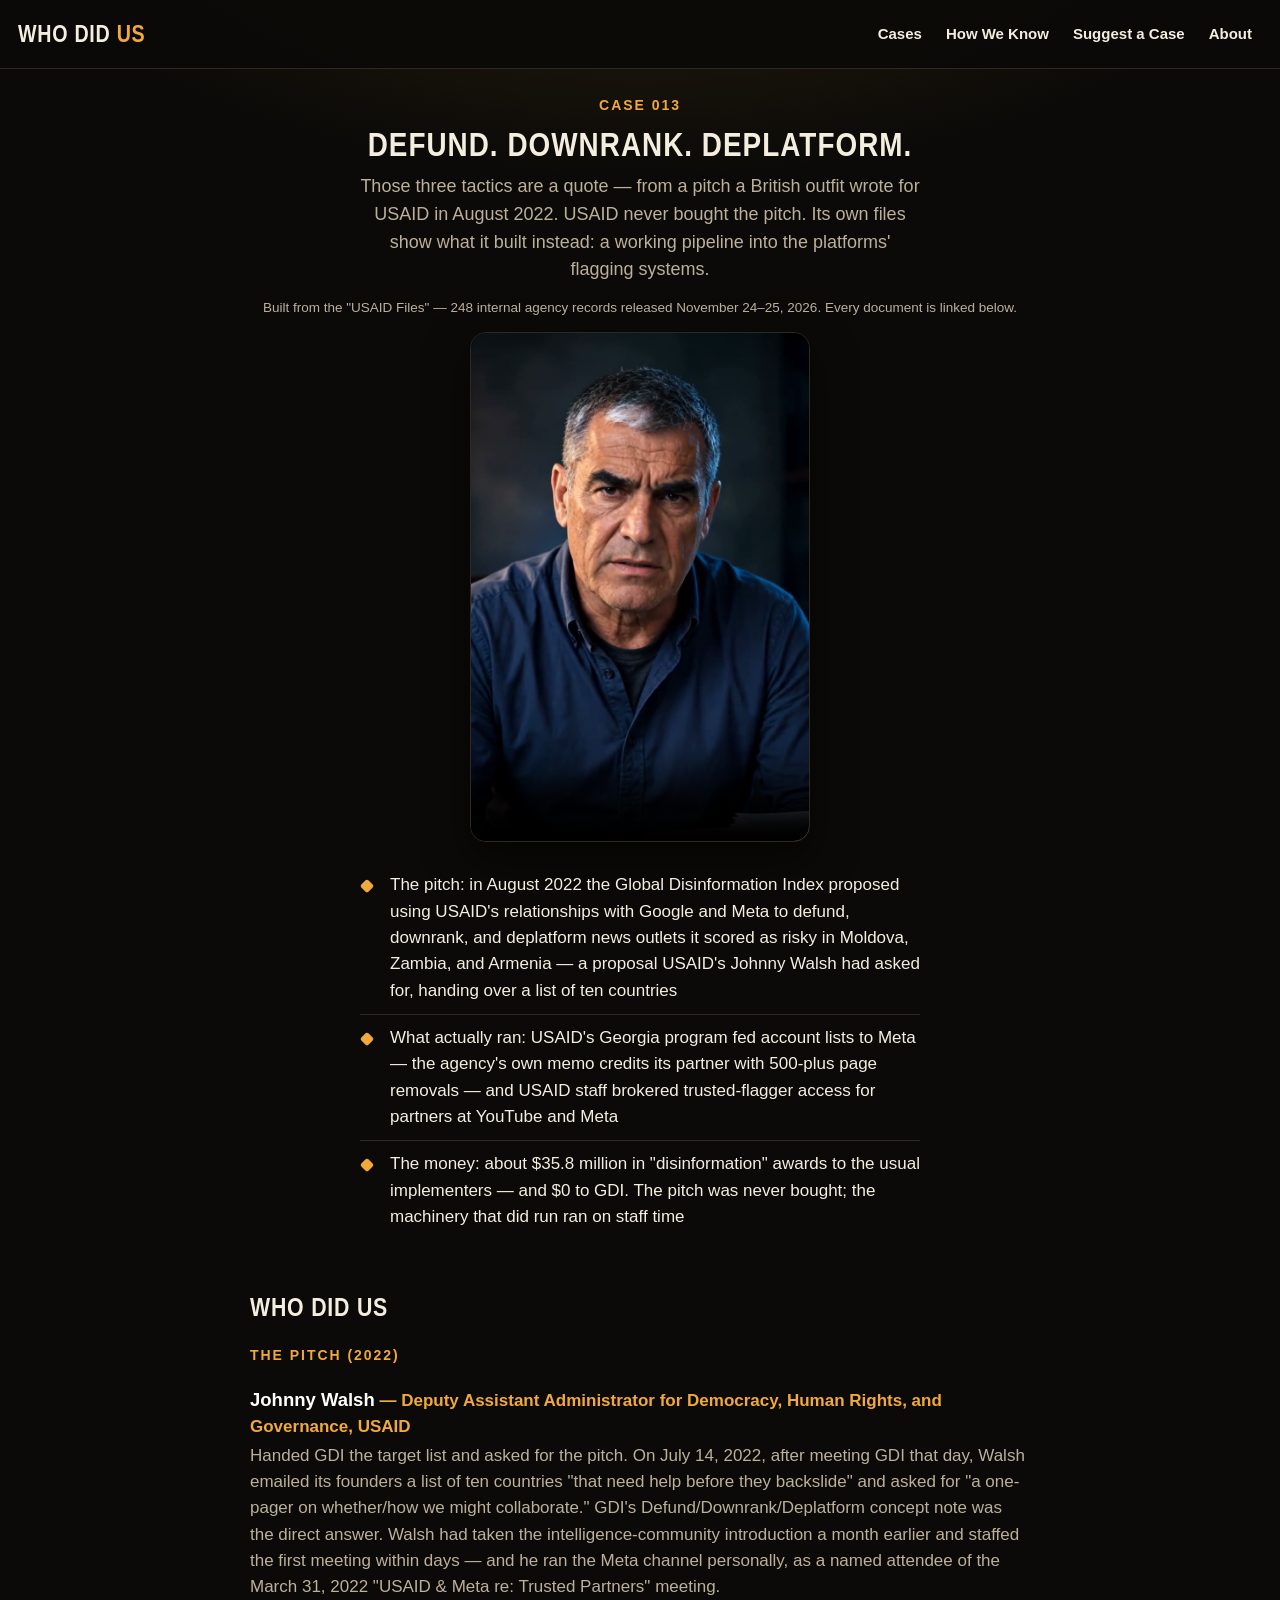
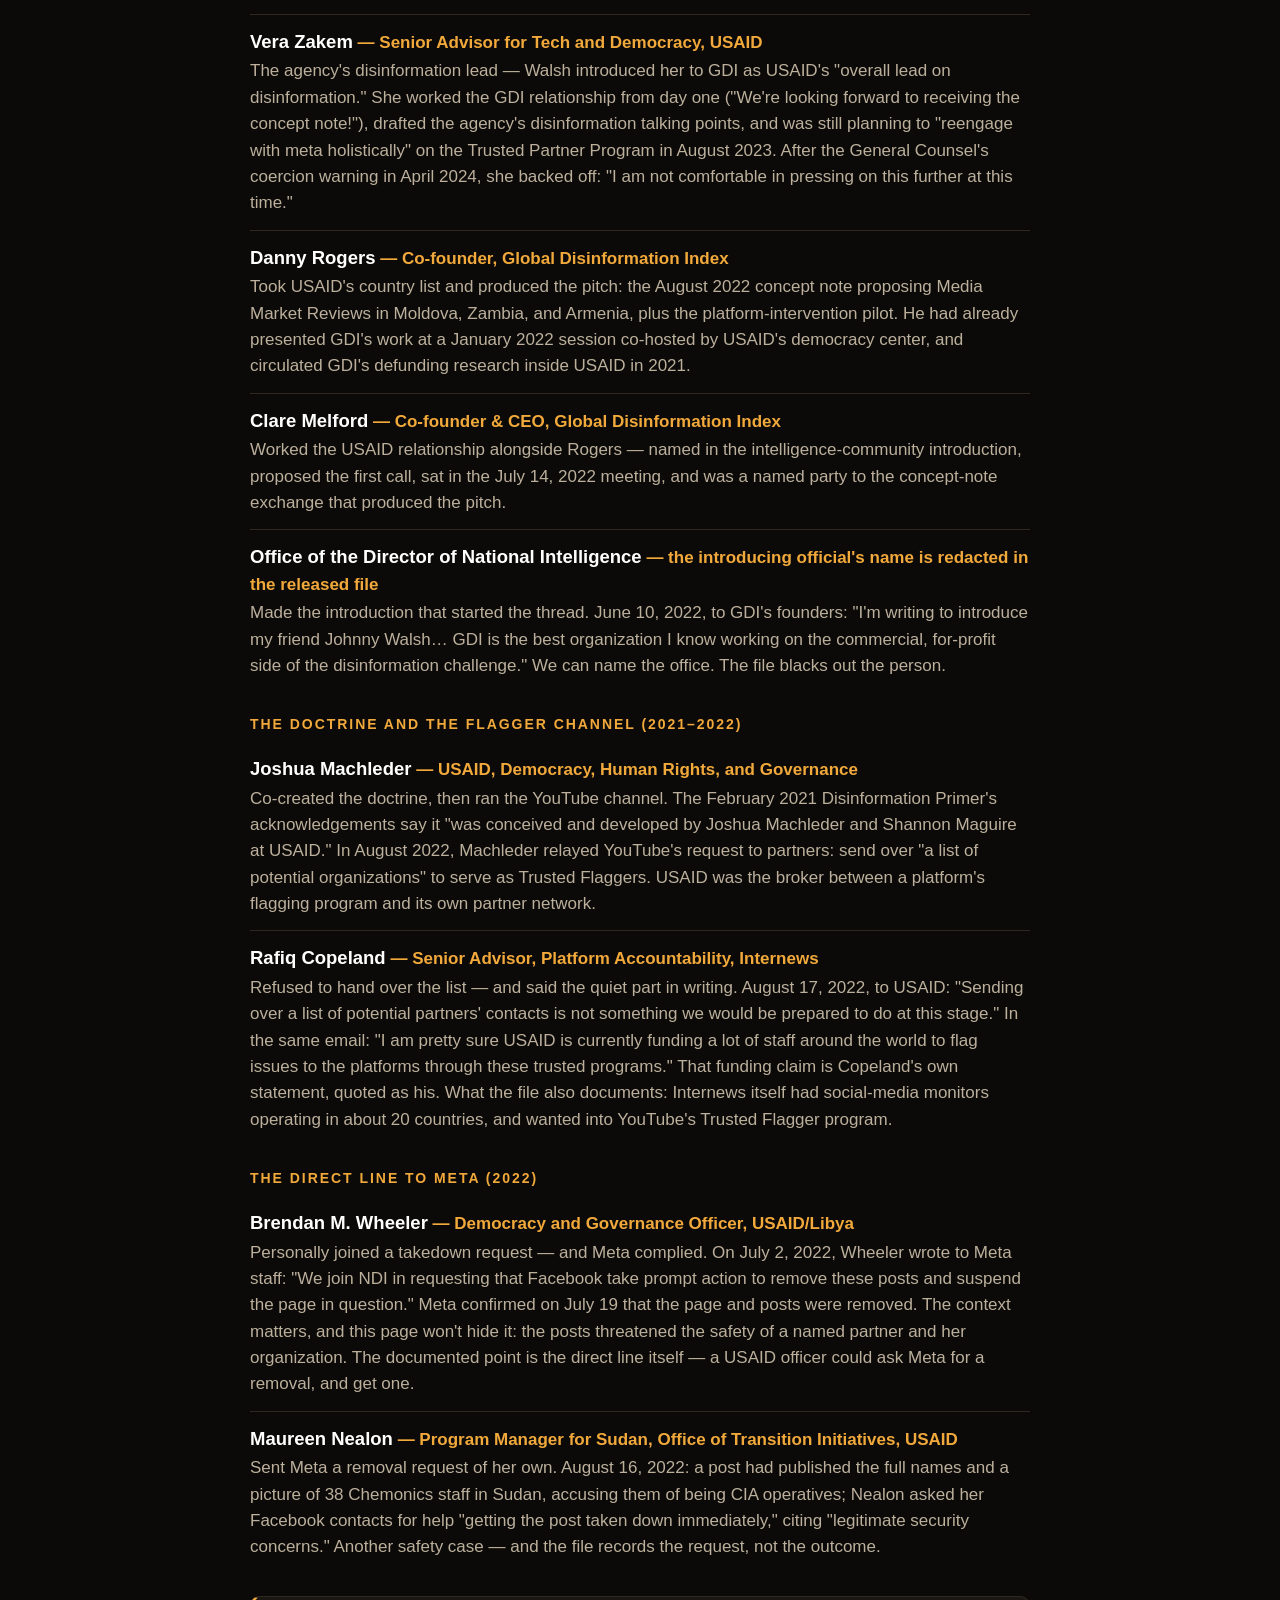
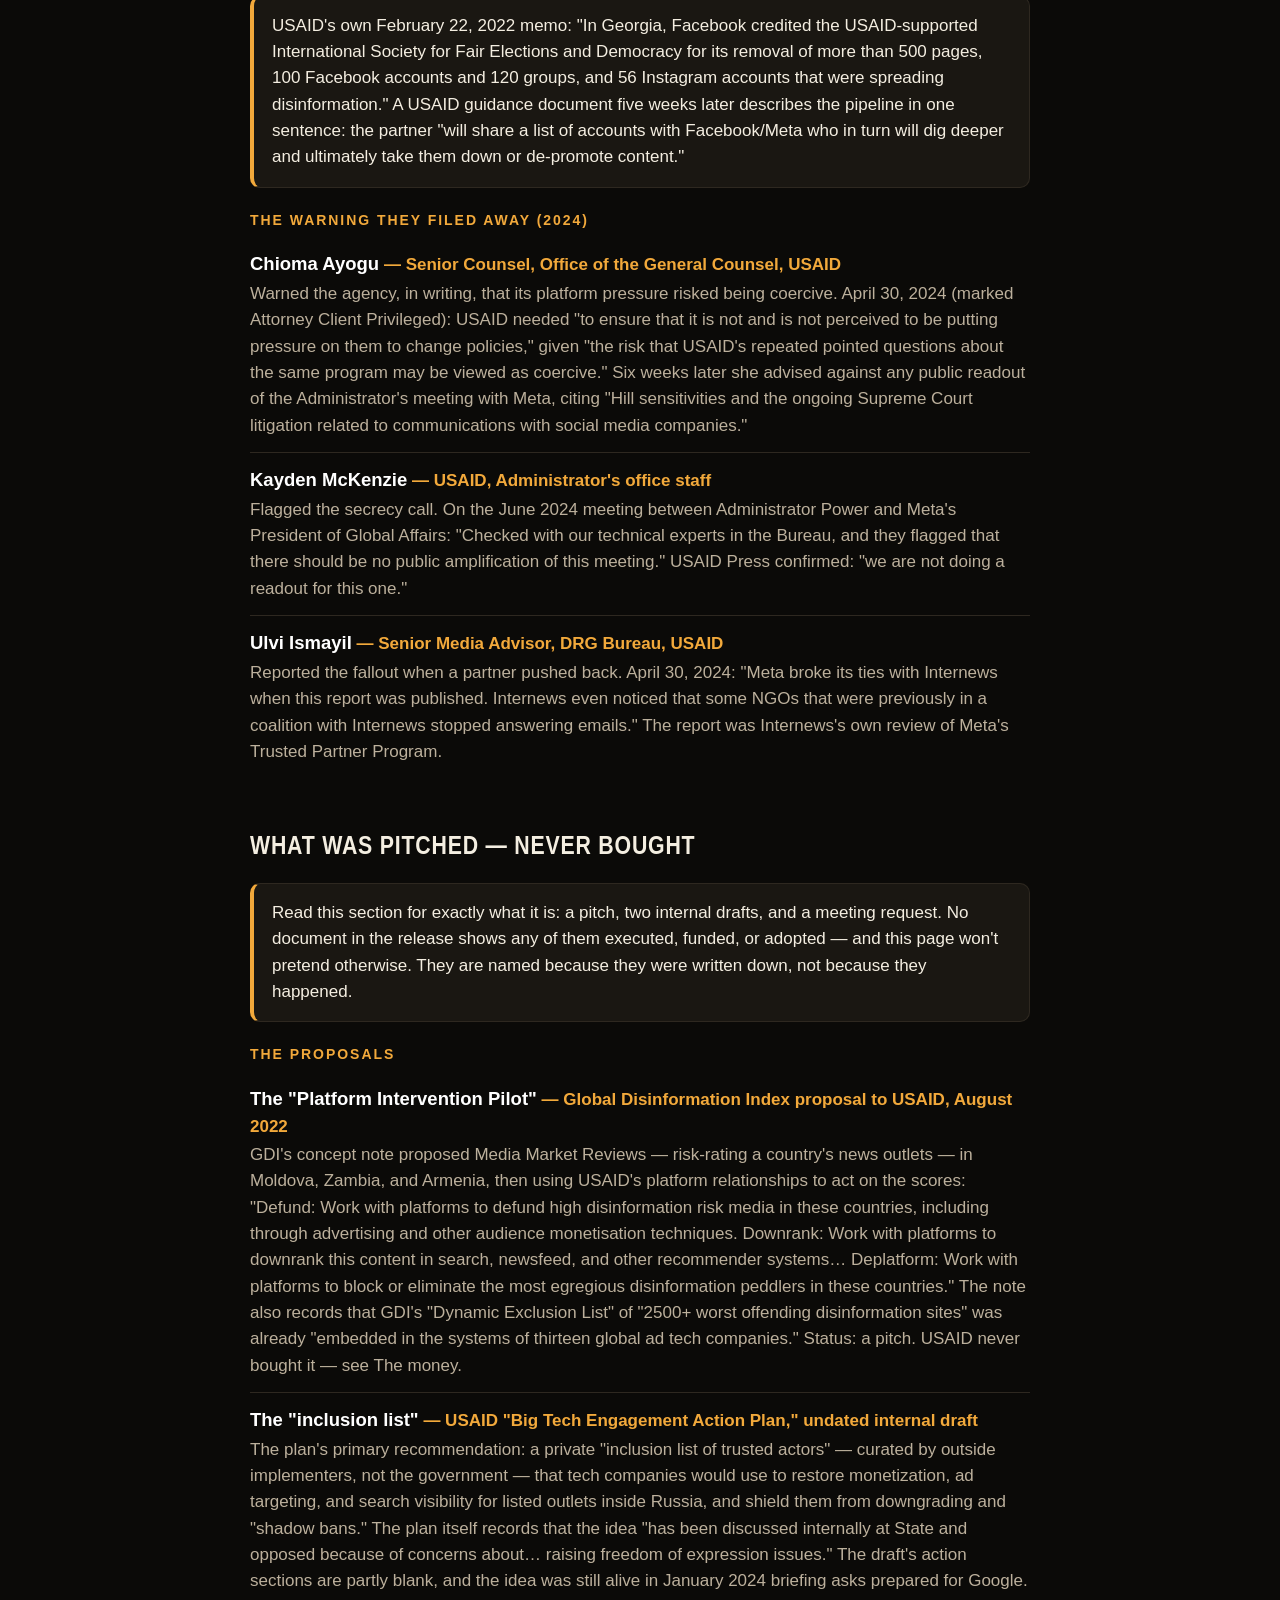
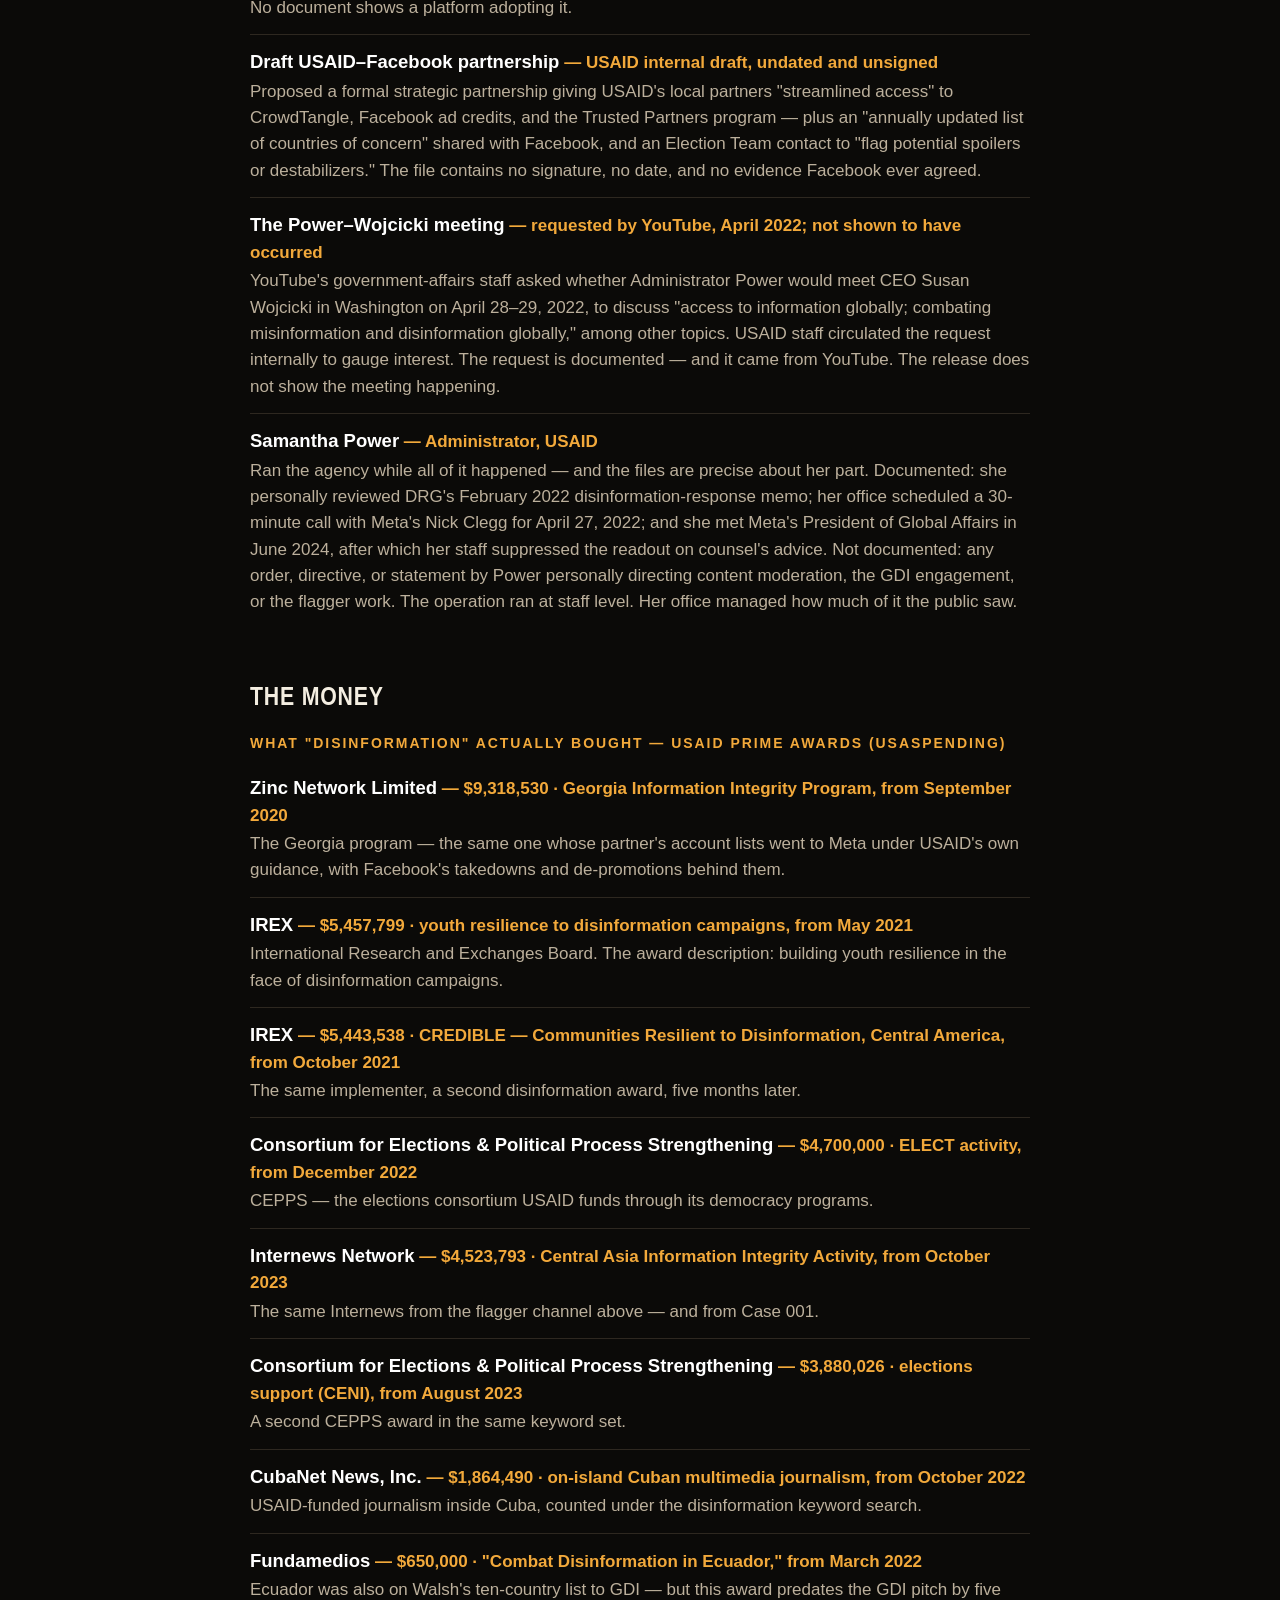
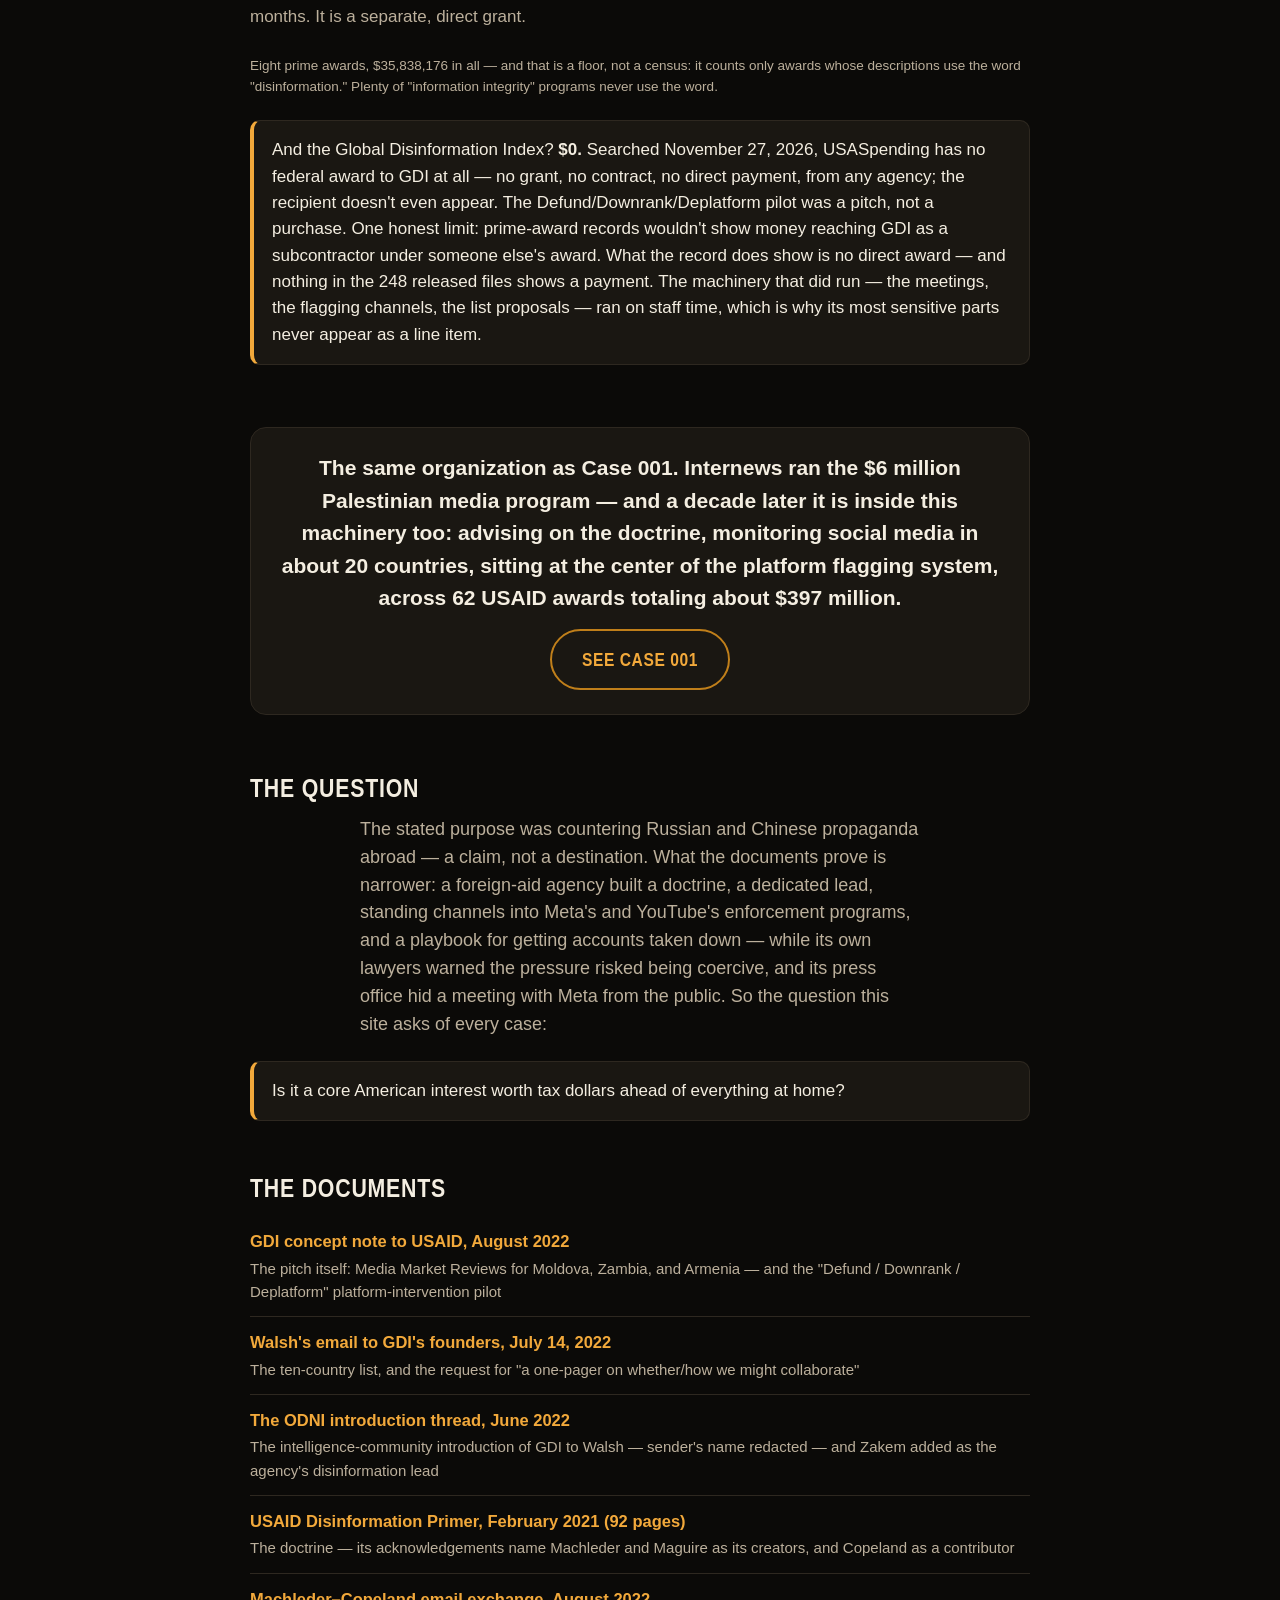
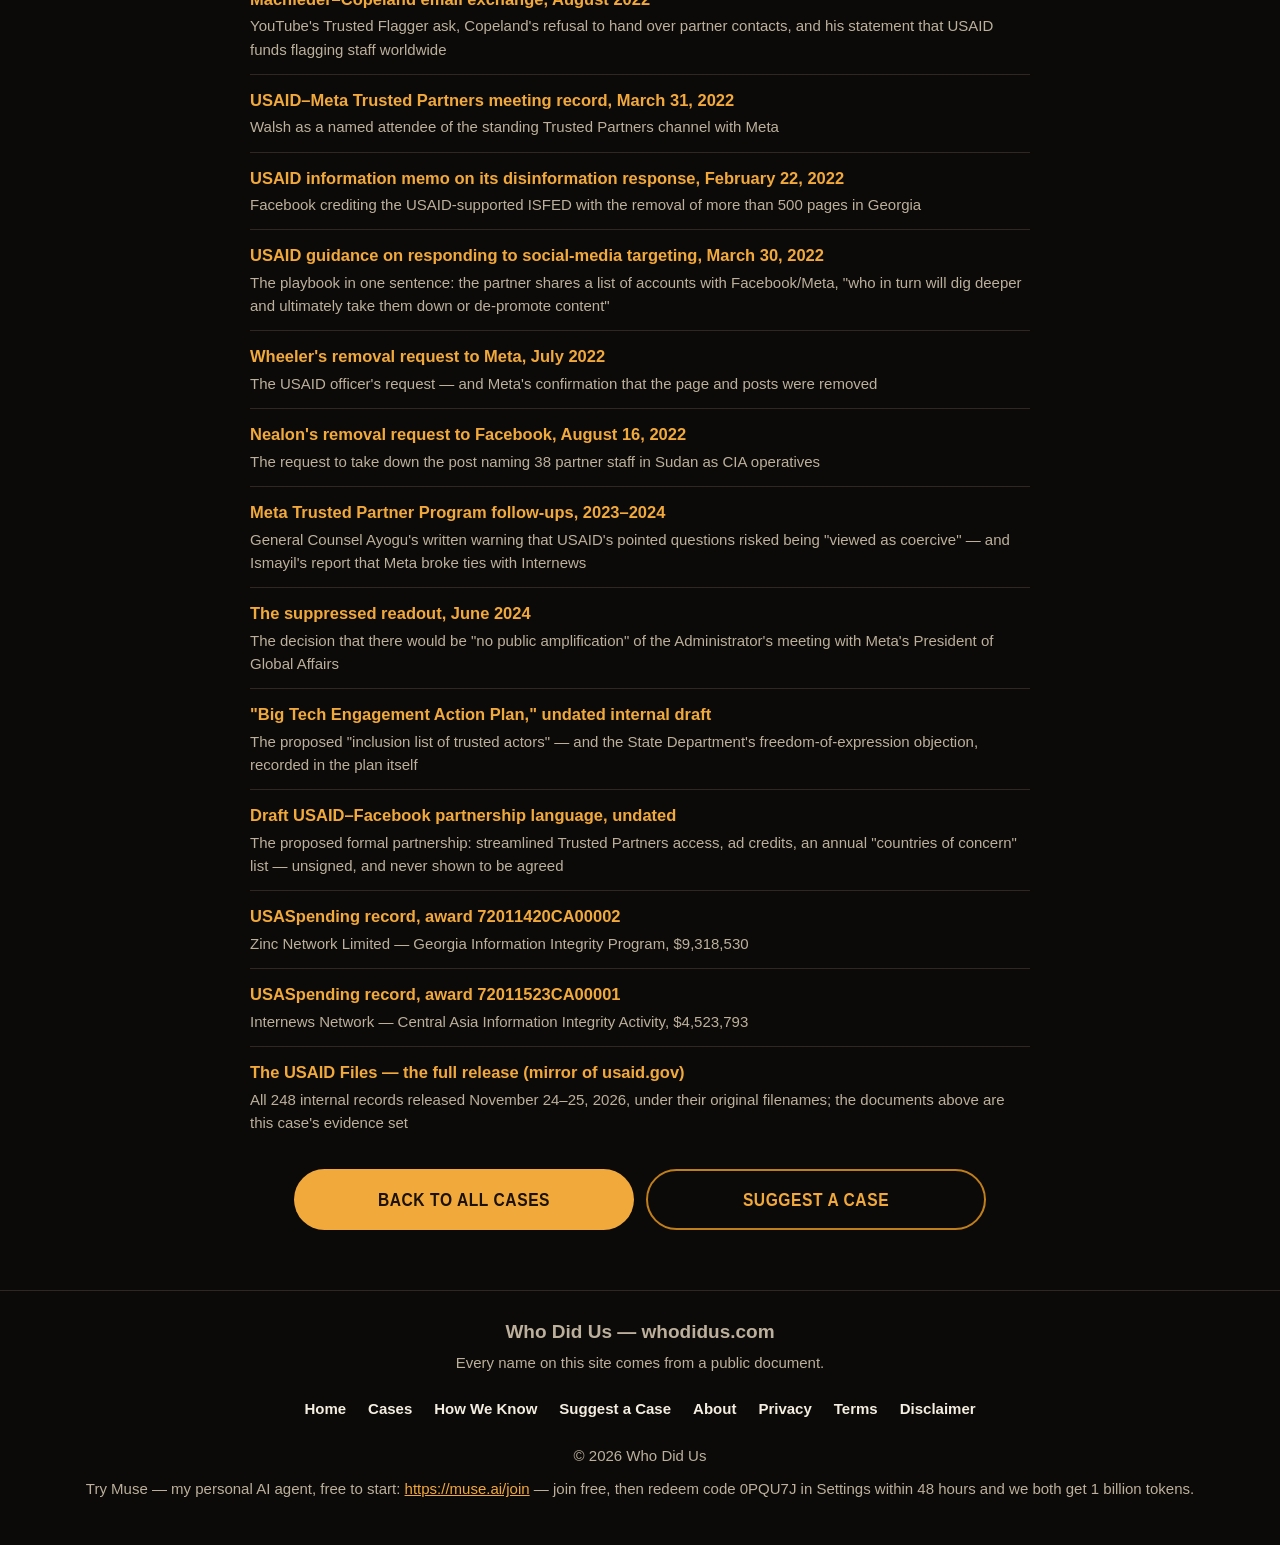
<file: case-013.html>
<!DOCTYPE html>
<html lang="en">
<head>
<meta charset="UTF-8">
<meta name="viewport" content="width=device-width, initial-scale=1.0">
<title>Case 013 — Defund. Downrank. Deplatform. | Who Did Us</title>
<meta name="description" content="In August 2022, the Global Disinformation Index pitched USAID a plan to defund, downrank, and deplatform news outlets — in those words. USAID never bought the pitch. The agency's own released files show what it built instead: a pipeline into Meta's and YouTube's flagging systems. The names, from the documents.">
<link rel="stylesheet" href="styles.css">
<link rel="icon" href="favicon.svg" type="image/svg+xml">
</head>
<body>
<header class="site-header">
  <a class="logo" href="index.html" aria-label="Who Did Us — home">Who Did <span>Us</span></a>
  <nav class="nav">
    <a href="index.html#cases">Cases</a>
    <a href="how-we-know.html">How We Know</a>
    <a href="suggest-a-case.html">Suggest a Case</a>
    <a href="about.html">About</a>
  </nav>
</header>
<main>
  <section class="section wrap">
    <p class="eyebrow center">Case 013</p>
    <h1 class="center">Defund. Downrank. Deplatform.</h1>
    <p class="lead center">Those three tactics are a quote — from a pitch a British outfit wrote for USAID in August 2022. USAID never bought the pitch. Its own files show what it built instead: a working pipeline into the platforms' flagging systems.</p>
    <p class="tiny center">Built from the "USAID Files" — 248 internal agency records released November 24–25, 2026. Every document is linked below.</p>
    <div class="video-box video-md">
      <video controls preload="none" playsinline poster="media/case-013-poster.jpg" src="media/case-013.mp4" aria-label="Sam presents Case 013: Defund. Downrank. Deplatform."></video>
    </div>
    <ul class="points">
      <li>The pitch: in August 2022 the Global Disinformation Index proposed using USAID's relationships with Google and Meta to defund, downrank, and deplatform news outlets it scored as risky in Moldova, Zambia, and Armenia — a proposal USAID's Johnny Walsh had asked for, handing over a list of ten countries</li>
      <li>What actually ran: USAID's Georgia program fed account lists to Meta — the agency's own memo credits its partner with 500-plus page removals — and USAID staff brokered trusted-flagger access for partners at YouTube and Meta</li>
      <li>The money: about $35.8 million in "disinformation" awards to the usual implementers — and $0 to GDI. The pitch was never bought; the machinery that did run ran on staff time</li>
    </ul>
  </section>

  <section class="section wrap">
    <h2>Who did us</h2>

    <p class="group-label">The pitch (2022)</p>
    <ul class="names">
      <li><span class="who"><strong>Johnny Walsh</strong></span> <span class="role">— Deputy Assistant Administrator for Democracy, Human Rights, and Governance, USAID</span>
        <span class="did">Handed GDI the target list and asked for the pitch. On July 14, 2022, after meeting GDI that day, Walsh emailed its founders a list of ten countries "that need help before they backslide" and asked for "a one-pager on whether/how we might collaborate." GDI's Defund/Downrank/Deplatform concept note was the direct answer. Walsh had taken the intelligence-community introduction a month earlier and staffed the first meeting within days — and he ran the Meta channel personally, as a named attendee of the March 31, 2022 "USAID &amp; Meta re: Trusted Partners" meeting.</span></li>
      <li><span class="who"><strong>Vera Zakem</strong></span> <span class="role">— Senior Advisor for Tech and Democracy, USAID</span>
        <span class="did">The agency's disinformation lead — Walsh introduced her to GDI as USAID's "overall lead on disinformation." She worked the GDI relationship from day one ("We're looking forward to receiving the concept note!"), drafted the agency's disinformation talking points, and was still planning to "reengage with meta holistically" on the Trusted Partner Program in August 2023. After the General Counsel's coercion warning in April 2024, she backed off: "I am not comfortable in pressing on this further at this time."</span></li>
      <li><span class="who"><strong>Danny Rogers</strong></span> <span class="role">— Co-founder, Global Disinformation Index</span>
        <span class="did">Took USAID's country list and produced the pitch: the August 2022 concept note proposing Media Market Reviews in Moldova, Zambia, and Armenia, plus the platform-intervention pilot. He had already presented GDI's work at a January 2022 session co-hosted by USAID's democracy center, and circulated GDI's defunding research inside USAID in 2021.</span></li>
      <li><span class="who"><strong>Clare Melford</strong></span> <span class="role">— Co-founder &amp; CEO, Global Disinformation Index</span>
        <span class="did">Worked the USAID relationship alongside Rogers — named in the intelligence-community introduction, proposed the first call, sat in the July 14, 2022 meeting, and was a named party to the concept-note exchange that produced the pitch.</span></li>
      <li><span class="who"><strong>Office of the Director of National Intelligence</strong></span> <span class="role">— the introducing official's name is redacted in the released file</span>
        <span class="did">Made the introduction that started the thread. June 10, 2022, to GDI's founders: "I'm writing to introduce my friend Johnny Walsh… GDI is the best organization I know working on the commercial, for-profit side of the disinformation challenge." We can name the office. The file blacks out the person.</span></li>
    </ul>

    <p class="group-label">The doctrine and the flagger channel (2021–2022)</p>
    <ul class="names">
      <li><span class="who"><strong>Joshua Machleder</strong></span> <span class="role">— USAID, Democracy, Human Rights, and Governance</span>
        <span class="did">Co-created the doctrine, then ran the YouTube channel. The February 2021 Disinformation Primer's acknowledgements say it "was conceived and developed by Joshua Machleder and Shannon Maguire at USAID." In August 2022, Machleder relayed YouTube's request to partners: send over "a list of potential organizations" to serve as Trusted Flaggers. USAID was the broker between a platform's flagging program and its own partner network.</span></li>
      <li><span class="who"><strong>Rafiq Copeland</strong></span> <span class="role">— Senior Advisor, Platform Accountability, Internews</span>
        <span class="did">Refused to hand over the list — and said the quiet part in writing. August 17, 2022, to USAID: "Sending over a list of potential partners' contacts is not something we would be prepared to do at this stage." In the same email: "I am pretty sure USAID is currently funding a lot of staff around the world to flag issues to the platforms through these trusted programs." That funding claim is Copeland's own statement, quoted as his. What the file also documents: Internews itself had social-media monitors operating in about 20 countries, and wanted into YouTube's Trusted Flagger program.</span></li>
    </ul>

    <p class="group-label">The direct line to Meta (2022)</p>
    <ul class="names">
      <li><span class="who"><strong>Brendan M. Wheeler</strong></span> <span class="role">— Democracy and Governance Officer, USAID/Libya</span>
        <span class="did">Personally joined a takedown request — and Meta complied. On July 2, 2022, Wheeler wrote to Meta staff: "We join NDI in requesting that Facebook take prompt action to remove these posts and suspend the page in question." Meta confirmed on July 19 that the page and posts were removed. The context matters, and this page won't hide it: the posts threatened the safety of a named partner and her organization. The documented point is the direct line itself — a USAID officer could ask Meta for a removal, and get one.</span></li>
      <li><span class="who"><strong>Maureen Nealon</strong></span> <span class="role">— Program Manager for Sudan, Office of Transition Initiatives, USAID</span>
        <span class="did">Sent Meta a removal request of her own. August 16, 2022: a post had published the full names and a picture of 38 Chemonics staff in Sudan, accusing them of being CIA operatives; Nealon asked her Facebook contacts for help "getting the post taken down immediately," citing "legitimate security concerns." Another safety case — and the file records the request, not the outcome.</span></li>
    </ul>

    <div class="fact">USAID's own February 22, 2022 memo: "In Georgia, Facebook credited the USAID-supported International Society for Fair Elections and Democracy for its removal of more than 500 pages, 100 Facebook accounts and 120 groups, and 56 Instagram accounts that were spreading disinformation." A USAID guidance document five weeks later describes the pipeline in one sentence: the partner "will share a list of accounts with Facebook/Meta who in turn will dig deeper and ultimately take them down or de-promote content."</div>

    <p class="group-label">The warning they filed away (2024)</p>
    <ul class="names">
      <li><span class="who"><strong>Chioma Ayogu</strong></span> <span class="role">— Senior Counsel, Office of the General Counsel, USAID</span>
        <span class="did">Warned the agency, in writing, that its platform pressure risked being coercive. April 30, 2024 (marked Attorney Client Privileged): USAID needed "to ensure that it is not and is not perceived to be putting pressure on them to change policies," given "the risk that USAID's repeated pointed questions about the same program may be viewed as coercive." Six weeks later she advised against any public readout of the Administrator's meeting with Meta, citing "Hill sensitivities and the ongoing Supreme Court litigation related to communications with social media companies."</span></li>
      <li><span class="who"><strong>Kayden McKenzie</strong></span> <span class="role">— USAID, Administrator's office staff</span>
        <span class="did">Flagged the secrecy call. On the June 2024 meeting between Administrator Power and Meta's President of Global Affairs: "Checked with our technical experts in the Bureau, and they flagged that there should be no public amplification of this meeting." USAID Press confirmed: "we are not doing a readout for this one."</span></li>
      <li><span class="who"><strong>Ulvi Ismayil</strong></span> <span class="role">— Senior Media Advisor, DRG Bureau, USAID</span>
        <span class="did">Reported the fallout when a partner pushed back. April 30, 2024: "Meta broke its ties with Internews when this report was published. Internews even noticed that some NGOs that were previously in a coalition with Internews stopped answering emails." The report was Internews's own review of Meta's Trusted Partner Program.</span></li>
    </ul>
  </section>

  <section class="section wrap">
    <h2>What was pitched — never bought</h2>
    <div class="fact">Read this section for exactly what it is: a pitch, two internal drafts, and a meeting request. No document in the release shows any of them executed, funded, or adopted — and this page won't pretend otherwise. They are named because they were written down, not because they happened.</div>

    <p class="group-label">The proposals</p>
    <ul class="names">
      <li><span class="who"><strong>The "Platform Intervention Pilot"</strong></span> <span class="role">— Global Disinformation Index proposal to USAID, August 2022</span>
        <span class="did">GDI's concept note proposed Media Market Reviews — risk-rating a country's news outlets — in Moldova, Zambia, and Armenia, then using USAID's platform relationships to act on the scores: "Defund: Work with platforms to defund high disinformation risk media in these countries, including through advertising and other audience monetisation techniques. Downrank: Work with platforms to downrank this content in search, newsfeed, and other recommender systems… Deplatform: Work with platforms to block or eliminate the most egregious disinformation peddlers in these countries." The note also records that GDI's "Dynamic Exclusion List" of "2500+ worst offending disinformation sites" was already "embedded in the systems of thirteen global ad tech companies." Status: a pitch. USAID never bought it — see The money.</span></li>
      <li><span class="who"><strong>The "inclusion list"</strong></span> <span class="role">— USAID "Big Tech Engagement Action Plan," undated internal draft</span>
        <span class="did">The plan's primary recommendation: a private "inclusion list of trusted actors" — curated by outside implementers, not the government — that tech companies would use to restore monetization, ad targeting, and search visibility for listed outlets inside Russia, and shield them from downgrading and "shadow bans." The plan itself records that the idea "has been discussed internally at State and opposed because of concerns about… raising freedom of expression issues." The draft's action sections are partly blank, and the idea was still alive in January 2024 briefing asks prepared for Google. No document shows a platform adopting it.</span></li>
      <li><span class="who"><strong>Draft USAID–Facebook partnership</strong></span> <span class="role">— USAID internal draft, undated and unsigned</span>
        <span class="did">Proposed a formal strategic partnership giving USAID's local partners "streamlined access" to CrowdTangle, Facebook ad credits, and the Trusted Partners program — plus an "annually updated list of countries of concern" shared with Facebook, and an Election Team contact to "flag potential spoilers or destabilizers." The file contains no signature, no date, and no evidence Facebook ever agreed.</span></li>
      <li><span class="who"><strong>The Power–Wojcicki meeting</strong></span> <span class="role">— requested by YouTube, April 2022; not shown to have occurred</span>
        <span class="did">YouTube's government-affairs staff asked whether Administrator Power would meet CEO Susan Wojcicki in Washington on April 28–29, 2022, to discuss "access to information globally; combating misinformation and disinformation globally," among other topics. USAID staff circulated the request internally to gauge interest. The request is documented — and it came from YouTube. The release does not show the meeting happening.</span></li>
      <li><span class="who"><strong>Samantha Power</strong></span> <span class="role">— Administrator, USAID</span>
        <span class="did">Ran the agency while all of it happened — and the files are precise about her part. Documented: she personally reviewed DRG's February 2022 disinformation-response memo; her office scheduled a 30-minute call with Meta's Nick Clegg for April 27, 2022; and she met Meta's President of Global Affairs in June 2024, after which her staff suppressed the readout on counsel's advice. Not documented: any order, directive, or statement by Power personally directing content moderation, the GDI engagement, or the flagger work. The operation ran at staff level. Her office managed how much of it the public saw.</span></li>
    </ul>
  </section>

  <section class="section wrap">
    <h2>The money</h2>

    <p class="group-label">What "disinformation" actually bought — USAID prime awards (USASpending)</p>
    <ul class="names">
      <li><span class="who"><strong>Zinc Network Limited</strong></span> <span class="role">— $9,318,530 · Georgia Information Integrity Program, from September 2020</span>
        <span class="did">The Georgia program — the same one whose partner's account lists went to Meta under USAID's own guidance, with Facebook's takedowns and de-promotions behind them.</span></li>
      <li><span class="who"><strong>IREX</strong></span> <span class="role">— $5,457,799 · youth resilience to disinformation campaigns, from May 2021</span>
        <span class="did">International Research and Exchanges Board. The award description: building youth resilience in the face of disinformation campaigns.</span></li>
      <li><span class="who"><strong>IREX</strong></span> <span class="role">— $5,443,538 · CREDIBLE — Communities Resilient to Disinformation, Central America, from October 2021</span>
        <span class="did">The same implementer, a second disinformation award, five months later.</span></li>
      <li><span class="who"><strong>Consortium for Elections &amp; Political Process Strengthening</strong></span> <span class="role">— $4,700,000 · ELECT activity, from December 2022</span>
        <span class="did">CEPPS — the elections consortium USAID funds through its democracy programs.</span></li>
      <li><span class="who"><strong>Internews Network</strong></span> <span class="role">— $4,523,793 · Central Asia Information Integrity Activity, from October 2023</span>
        <span class="did">The same Internews from the flagger channel above — and from Case 001.</span></li>
      <li><span class="who"><strong>Consortium for Elections &amp; Political Process Strengthening</strong></span> <span class="role">— $3,880,026 · elections support (CENI), from August 2023</span>
        <span class="did">A second CEPPS award in the same keyword set.</span></li>
      <li><span class="who"><strong>CubaNet News, Inc.</strong></span> <span class="role">— $1,864,490 · on-island Cuban multimedia journalism, from October 2022</span>
        <span class="did">USAID-funded journalism inside Cuba, counted under the disinformation keyword search.</span></li>
      <li><span class="who"><strong>Fundamedios</strong></span> <span class="role">— $650,000 · "Combat Disinformation in Ecuador," from March 2022</span>
        <span class="did">Ecuador was also on Walsh's ten-country list to GDI — but this award predates the GDI pitch by five months. It is a separate, direct grant.</span></li>
    </ul>
    <p class="tiny">Eight prime awards, $35,838,176 in all — and that is a floor, not a census: it counts only awards whose descriptions use the word "disinformation." Plenty of "information integrity" programs never use the word.</p>

    <div class="fact">And the Global Disinformation Index? <strong>$0.</strong> Searched November 27, 2026, USASpending has no federal award to GDI at all — no grant, no contract, no direct payment, from any agency; the recipient doesn't even appear. The Defund/Downrank/Deplatform pilot was a pitch, not a purchase. One honest limit: prime-award records wouldn't show money reaching GDI as a subcontractor under someone else's award. What the record does show is no direct award — and nothing in the 248 released files shows a payment. The machinery that did run — the meetings, the flagging channels, the list proposals — ran on staff time, which is why its most sensitive parts never appear as a line item.</div>
  </section>

  <section class="section wrap">
    <div class="strip">
      <p>The same organization as Case 001. Internews ran the $6 million Palestinian media program — and a decade later it is inside this machinery too: advising on the doctrine, monitoring social media in about 20 countries, sitting at the center of the platform flagging system, across 62 USAID awards totaling about $397 million.</p>
      <a class="btn btn-ghost" href="case-001.html">See Case 001</a>
    </div>
  </section>

  <section class="section wrap">
    <h2>The question</h2>
    <p class="lead">The stated purpose was countering Russian and Chinese propaganda abroad — a claim, not a destination. What the documents prove is narrower: a foreign-aid agency built a doctrine, a dedicated lead, standing channels into Meta's and YouTube's enforcement programs, and a playbook for getting accounts taken down — while its own lawyers warned the pressure risked being coercive, and its press office hid a meeting with Meta from the public. So the question this site asks of every case:</p>
    <div class="fact">Is it a core American interest worth tax dollars ahead of everything at home?</div>
  </section>

  <section class="section wrap">
    <h2>The documents</h2>
    <ul class="docs">
      <li><a href="documents/case-013-gdi-concept-note.pdf" target="_blank" rel="noopener">GDI concept note to USAID, August 2022<span class="shows">The pitch itself: Media Market Reviews for Moldova, Zambia, and Armenia — and the "Defund / Downrank / Deplatform" platform-intervention pilot</span></a></li>
      <li><a href="documents/case-013-walsh-gdi-country-list.pdf" target="_blank" rel="noopener">Walsh's email to GDI's founders, July 14, 2022<span class="shows">The ten-country list, and the request for "a one-pager on whether/how we might collaborate"</span></a></li>
      <li><a href="documents/case-013-odni-introduction.pdf" target="_blank" rel="noopener">The ODNI introduction thread, June 2022<span class="shows">The intelligence-community introduction of GDI to Walsh — sender's name redacted — and Zakem added as the agency's disinformation lead</span></a></li>
      <li><a href="documents/case-013-disinformation-primer.pdf" target="_blank" rel="noopener">USAID Disinformation Primer, February 2021 (92 pages)<span class="shows">The doctrine — its acknowledgements name Machleder and Maguire as its creators, and Copeland as a contributor</span></a></li>
      <li><a href="documents/case-013-youtube-trusted-flagger.pdf" target="_blank" rel="noopener">Machleder–Copeland email exchange, August 2022<span class="shows">YouTube's Trusted Flagger ask, Copeland's refusal to hand over partner contacts, and his statement that USAID funds flagging staff worldwide</span></a></li>
      <li><a href="documents/case-013-meta-tpp-meeting.pdf" target="_blank" rel="noopener">USAID–Meta Trusted Partners meeting record, March 31, 2022<span class="shows">Walsh as a named attendee of the standing Trusted Partners channel with Meta</span></a></li>
      <li><a href="documents/case-013-disinformation-memo-feb-2022.pdf" target="_blank" rel="noopener">USAID information memo on its disinformation response, February 22, 2022<span class="shows">Facebook crediting the USAID-supported ISFED with the removal of more than 500 pages in Georgia</span></a></li>
      <li><a href="documents/case-013-georgia-guidance.pdf" target="_blank" rel="noopener">USAID guidance on responding to social-media targeting, March 30, 2022<span class="shows">The playbook in one sentence: the partner shares a list of accounts with Facebook/Meta, "who in turn will dig deeper and ultimately take them down or de-promote content"</span></a></li>
      <li><a href="documents/case-013-libya-removal-request.pdf" target="_blank" rel="noopener">Wheeler's removal request to Meta, July 2022<span class="shows">The USAID officer's request — and Meta's confirmation that the page and posts were removed</span></a></li>
      <li><a href="documents/case-013-sudan-removal-request.pdf" target="_blank" rel="noopener">Nealon's removal request to Facebook, August 16, 2022<span class="shows">The request to take down the post naming 38 partner staff in Sudan as CIA operatives</span></a></li>
      <li><a href="documents/case-013-meta-tpp-warning.pdf" target="_blank" rel="noopener">Meta Trusted Partner Program follow-ups, 2023–2024<span class="shows">General Counsel Ayogu's written warning that USAID's pointed questions risked being "viewed as coercive" — and Ismayil's report that Meta broke ties with Internews</span></a></li>
      <li><a href="documents/case-013-meta-meeting-readout.pdf" target="_blank" rel="noopener">The suppressed readout, June 2024<span class="shows">The decision that there would be "no public amplification" of the Administrator's meeting with Meta's President of Global Affairs</span></a></li>
      <li><a href="documents/case-013-big-tech-engagement-plan.pdf" target="_blank" rel="noopener">"Big Tech Engagement Action Plan," undated internal draft<span class="shows">The proposed "inclusion list of trusted actors" — and the State Department's freedom-of-expression objection, recorded in the plan itself</span></a></li>
      <li><a href="documents/case-013-draft-facebook-partnership.pdf" target="_blank" rel="noopener">Draft USAID–Facebook partnership language, undated<span class="shows">The proposed formal partnership: streamlined Trusted Partners access, ad credits, an annual "countries of concern" list — unsigned, and never shown to be agreed</span></a></li>
      <li><a href="https://api.usaspending.gov/api/v2/awards/ASST_NON_72011420CA00002_072/" target="_blank" rel="noopener">USASpending record, award 72011420CA00002<span class="shows">Zinc Network Limited — Georgia Information Integrity Program, $9,318,530</span></a></li>
      <li><a href="https://api.usaspending.gov/api/v2/awards/ASST_NON_72011523CA00001_072/" target="_blank" rel="noopener">USASpending record, award 72011523CA00001<span class="shows">Internews Network — Central Asia Information Integrity Activity, $4,523,793</span></a></li>
      <li><a href="https://usaid-files.vercel.app" target="_blank" rel="noopener">The USAID Files — the full release (mirror of usaid.gov)<span class="shows">All 248 internal records released November 24–25, 2026, under their original filenames; the documents above are this case's evidence set</span></a></li>
    </ul>
    <div class="btn-row">
      <a class="btn btn-primary" href="index.html#cases">Back to all cases</a>
      <a class="btn btn-ghost" href="suggest-a-case.html">Suggest a case</a>
    </div>
  </section>
</main>
<footer class="site-footer">
  <p class="brand">Who Did Us — whodidus.com</p>
  <p>Every name on this site comes from a public document.</p>
  <nav class="footer-links">
    <a href="index.html">Home</a>
    <a href="index.html#cases">Cases</a>
    <a href="how-we-know.html">How We Know</a>
    <a href="suggest-a-case.html">Suggest a Case</a>
    <a href="about.html">About</a>
    <a href="privacy.html">Privacy</a>
    <a href="terms.html">Terms</a>
    <a href="disclaimer.html">Disclaimer</a>
  </nav>
  <p>© 2026 Who Did Us</p>
  <p class="tiny">Try Muse — my personal AI agent, free to start: <a href="https://muse.ai/join">https://muse.ai/join</a> — join free, then redeem code 0PQU7J in Settings within 48 hours and we both get 1 billion tokens.</p>
</footer>
</body>
</html>
</file>
<file: styles.css>
/* Who Did Us — dark studio theme. Plain CSS, no framework. */
:root{
  --bg:#0b0a08;
  --bg-soft:#12100d;
  --panel:#1a1712;
  --panel-line:#2e2820;
  --text:#f4eee1;
  --muted:#bcb09c;
  --amber:#f2a93b;
  --amber-deep:#c07f1a;
  --amber-ink:#1c1204;
  --radius:16px;
}
*{box-sizing:border-box}
html{scroll-behavior:smooth}
body{
  margin:0;
  background:
    radial-gradient(1100px 500px at 50% -120px, rgba(242,169,59,.14), rgba(242,169,59,0) 60%),
    var(--bg);
  color:var(--text);
  font-family:"Helvetica Neue",Helvetica,Arial,sans-serif;
  font-size:17px;
  line-height:1.55;
  -webkit-text-size-adjust:100%;
}
h1,h2,h3,.logo,.btn,.card-title{
  font-family:"Arial Narrow","Liberation Sans Narrow","Helvetica Neue",Arial,sans-serif;
  text-transform:uppercase;
  letter-spacing:.03em;
}
a{color:var(--amber)}
img,video{max-width:100%}

/* Header */
.site-header{
  position:sticky;top:0;z-index:20;
  display:flex;align-items:center;justify-content:space-between;gap:12px;
  padding:10px 18px;
  background:rgba(11,10,8,.94);
  border-bottom:1px solid var(--panel-line);
}
.logo{
  color:var(--text);text-decoration:none;
  font-size:24px;font-weight:700;line-height:1;white-space:nowrap;
  display:inline-block;padding:11px 0;
}
.logo span{color:var(--amber)}
.nav{display:flex;gap:4px;flex-wrap:wrap;justify-content:flex-end}
.nav a{
  color:var(--text);text-decoration:none;
  font-size:15px;font-weight:600;
  padding:10px 10px;min-height:48px;display:inline-flex;align-items:center;
}
.nav a:hover{color:var(--amber)}

/* Layout */
main{display:block}
.wrap{max-width:780px;margin:0 auto;padding:0 20px}
.section{padding:26px 0}
.center{text-align:center}
.eyebrow{
  color:var(--amber);font-weight:700;font-size:14px;
  text-transform:uppercase;letter-spacing:.14em;margin:0 0 8px;
}
h1{font-size:34px;line-height:1.12;margin:0 0 10px;font-weight:700}
h2{font-size:26px;line-height:1.18;margin:0 0 12px;font-weight:700}
h3{font-size:20px;line-height:1.25;margin:26px 0 10px;font-weight:700}
.lead{color:var(--muted);font-size:18px;margin:0 auto 6px;max-width:560px}
.tiny{font-size:13.5px;color:var(--muted)}

/* Hero (home first screen) */
.hero{padding:16px 0 8px;text-align:center}
.hero h1{font-size:30px;max-width:520px;margin-left:auto;margin-right:auto}
.hero-video{width:min(280px,76vw);margin:14px auto 0}
.hero .btn{margin-top:16px}

/* Video */
.video-box{margin:6px auto 0}
.video-box video{
  display:block;width:100%;aspect-ratio:2/3;object-fit:cover;
  border-radius:var(--radius);background:#000;
  border:1px solid var(--panel-line);
  box-shadow:0 18px 44px rgba(0,0,0,.55);
}
.video-md{max-width:340px}
.video-sm{max-width:300px}
.video-wide{max-width:520px}
.video-wide video{aspect-ratio:11/10;object-fit:contain}
.video-soon{
  display:flex;flex-direction:column;align-items:center;justify-content:center;gap:10px;
  width:100%;aspect-ratio:2/3;border-radius:var(--radius);background:#000;
  border:1px solid var(--panel-line);box-shadow:0 18px 44px rgba(0,0,0,.55);
  padding:26px;text-align:center;
}
.video-soon .vs-kicker{
  color:var(--amber);font-weight:700;font-size:13px;
  text-transform:uppercase;letter-spacing:.14em;margin:0;
}
.video-soon .vs-title{
  font-family:"Arial Narrow","Liberation Sans Narrow","Helvetica Neue",Arial,sans-serif;
  text-transform:uppercase;letter-spacing:.03em;
  font-size:25px;font-weight:700;line-height:1.2;margin:0;
}
.video-soon p{margin:0;color:var(--muted);font-size:15.5px;max-width:270px}
section[id]{scroll-margin-top:110px}

/* Buttons */
.btn{
  display:inline-flex;align-items:center;justify-content:center;
  min-height:54px;padding:14px 30px;
  font-size:19px;font-weight:700;text-decoration:none;
  border-radius:999px;border:2px solid transparent;cursor:pointer;
}
.btn-primary{background:var(--amber);color:var(--amber-ink)}
.btn-primary:hover{background:#ffb84f}
.btn-ghost{background:transparent;color:var(--amber);border-color:var(--amber-deep)}
.btn-ghost:hover{border-color:var(--amber)}
.btn-row{display:flex;gap:12px;flex-wrap:wrap;justify-content:center;margin-top:22px}
.btn-row .btn{flex:1 1 220px;max-width:340px}

/* Bullets */
.points{list-style:none;margin:20px auto 0;padding:0;max-width:560px;text-align:left}
.points li{
  position:relative;padding:10px 0 10px 30px;
  border-bottom:1px solid var(--panel-line);font-size:17px;
}
.points li:last-child{border-bottom:0}
.points li::before{
  content:"";position:absolute;left:2px;top:19px;
  width:10px;height:10px;background:var(--amber);border-radius:2px;
  transform:rotate(45deg);
}

/* Case cards */
.cards{display:grid;gap:16px;margin-top:8px}
.card{
  background:var(--panel);border:1px solid var(--panel-line);
  border-radius:var(--radius);padding:22px 20px;text-align:left;
}
.card .card-kicker{color:var(--amber);font-size:13px;font-weight:700;letter-spacing:.14em;text-transform:uppercase;margin:0 0 6px}
.card-title{font-size:25px;margin:0 0 8px;line-height:1.15}
.card p{margin:0 0 16px;color:var(--muted)}
.card .btn{min-height:52px}

/* Names list */
.names{list-style:none;margin:6px 0 0;padding:0}
.names li{padding:13px 0;border-bottom:1px solid var(--panel-line)}
.names li:last-child{border-bottom:0}
.names .who{font-size:18.5px}
.names .who strong{color:#fff}
.names .role{color:var(--amber);font-weight:600}
.names .did{color:var(--muted);display:block;margin-top:2px}
.group-label{
  color:var(--amber);font-weight:700;font-size:14px;
  text-transform:uppercase;letter-spacing:.14em;margin:22px 0 2px;
}

/* Documents */
.docs{list-style:none;margin:6px 0 0;padding:0}
.docs li{border-bottom:1px solid var(--panel-line)}
.docs li:last-child{border-bottom:0}
.docs a{
  display:block;padding:13px 0;min-height:48px;
  text-decoration:none;font-weight:600;font-size:16.5px;
}
.docs a:hover{text-decoration:underline}
.docs .shows{display:block;color:var(--muted);font-weight:400;font-size:15px;margin-top:2px}

/* Votes / facts */
.votes{list-style:none;margin:6px 0 0;padding:0;max-width:620px}
.votes li{padding:9px 0;border-bottom:1px solid var(--panel-line)}
.votes li:last-child{border-bottom:0}
.fact{
  background:var(--panel);border:1px solid var(--panel-line);
  border-left:4px solid var(--amber);
  border-radius:10px;padding:16px 18px;margin:22px 0 0;font-size:17px;
}

/* Suggest box */
.suggest-box{
  background:var(--panel);border:1px solid var(--panel-line);
  border-radius:var(--radius);padding:22px 20px;max-width:620px;margin:10px auto 0;text-align:left;
}
.suggest-box label{display:block;font-size:18px;font-weight:600;margin-bottom:12px}
.suggest-box textarea{
  width:100%;min-height:130px;resize:vertical;
  background:var(--bg-soft);color:var(--text);
  border:1px solid var(--panel-line);border-radius:12px;
  padding:14px;font:inherit;font-size:17px;
}
.suggest-box textarea:focus{outline:2px solid var(--amber);outline-offset:1px}
.suggest-box .btn{width:100%;margin-top:14px}
.thanks{
  background:var(--panel);border:1px solid var(--amber-deep);
  border-radius:var(--radius);padding:22px 20px;max-width:620px;margin:10px auto 0;
  font-size:18px;text-align:center;
}

/* Suggest strip (home bottom) */
.strip{
  background:var(--panel);border:1px solid var(--panel-line);
  border-radius:var(--radius);padding:24px 20px;text-align:center;margin:10px 0 6px;
}
.strip p{font-size:21px;font-weight:600;margin:0 0 14px}

/* Prose (legal / about) */
.prose{max-width:680px}
.prose h2{font-size:21px;margin:26px 0 8px;text-transform:none;letter-spacing:0;font-family:"Helvetica Neue",Helvetica,Arial,sans-serif}
.prose p{margin:0 0 14px}
.prose ul{margin:0 0 14px;padding-left:22px}
.prose li{margin-bottom:8px}

/* Footer */
.site-footer{
  border-top:1px solid var(--panel-line);
  margin-top:34px;padding:26px 20px 34px;text-align:center;
}
.site-footer .brand{font-size:19px;font-weight:700;margin:0 0 4px}
.site-footer .brand span{color:var(--amber)}
.site-footer p{margin:0 0 10px;color:var(--muted);font-size:15px}
.footer-links{display:flex;flex-wrap:wrap;gap:2px 6px;justify-content:center;margin:8px 0 12px}
.footer-links a{
  color:var(--text);text-decoration:none;font-size:15px;font-weight:600;
  padding:10px 8px;min-height:48px;display:inline-flex;align-items:center;
}
.footer-links a:hover{color:var(--amber)}

@media (max-width:560px){
  h1{font-size:29px}
  .hero h1{font-size:26px}
  .site-header{flex-direction:column;align-items:center;gap:0;padding:8px 10px 2px}
  .logo{font-size:22px}
  .nav{flex-wrap:nowrap;justify-content:center}
  .nav a{font-size:13.5px;padding:10px 7px;white-space:nowrap}
  .section{padding:22px 0}
}

/* Contact Your Senators page */
.state-picker{max-width:520px;margin:20px auto 0;text-align:left}
.state-picker label{
  display:block;font-size:15px;font-weight:700;color:var(--amber);
  text-transform:uppercase;letter-spacing:.12em;margin-bottom:8px;
}
.state-picker select{
  width:100%;min-height:60px;padding:14px 16px;
  font:inherit;font-size:19px;font-weight:600;
  color:var(--text);background:var(--panel);
  border:2px solid var(--amber-deep);border-radius:12px;
  appearance:none;-webkit-appearance:none;
  background-image:linear-gradient(45deg,transparent 50%,var(--amber) 50%),linear-gradient(135deg,var(--amber) 50%,transparent 50%);
  background-position:calc(100% - 26px) 50%,calc(100% - 18px) 50%;
  background-size:8px 8px;background-repeat:no-repeat;
}
.state-picker select:focus{outline:2px solid var(--amber);outline-offset:2px}
.picker-note{margin:18px auto 0;max-width:520px}
.senator-card{max-width:520px;margin:14px auto 0}
.senator-card .card-title{margin-bottom:4px}
.senator-party{color:var(--amber);font-weight:600;margin:0 0 6px}
.senator-btns{margin-top:12px;justify-content:flex-start}
.senator-btns .btn{flex:1 1 200px;max-width:none;font-size:17px;padding:14px 16px}
.message-box{
  background:var(--panel);border:1px solid var(--panel-line);
  border-left:4px solid var(--amber);
  border-radius:var(--radius);padding:20px;max-width:620px;margin:12px auto 0;text-align:left;
}
.message-box p{font-size:18px;margin:0 0 16px}
.message-box .btn{width:100%}
.message-box .tiny{margin:10px 0 0}
</file>
